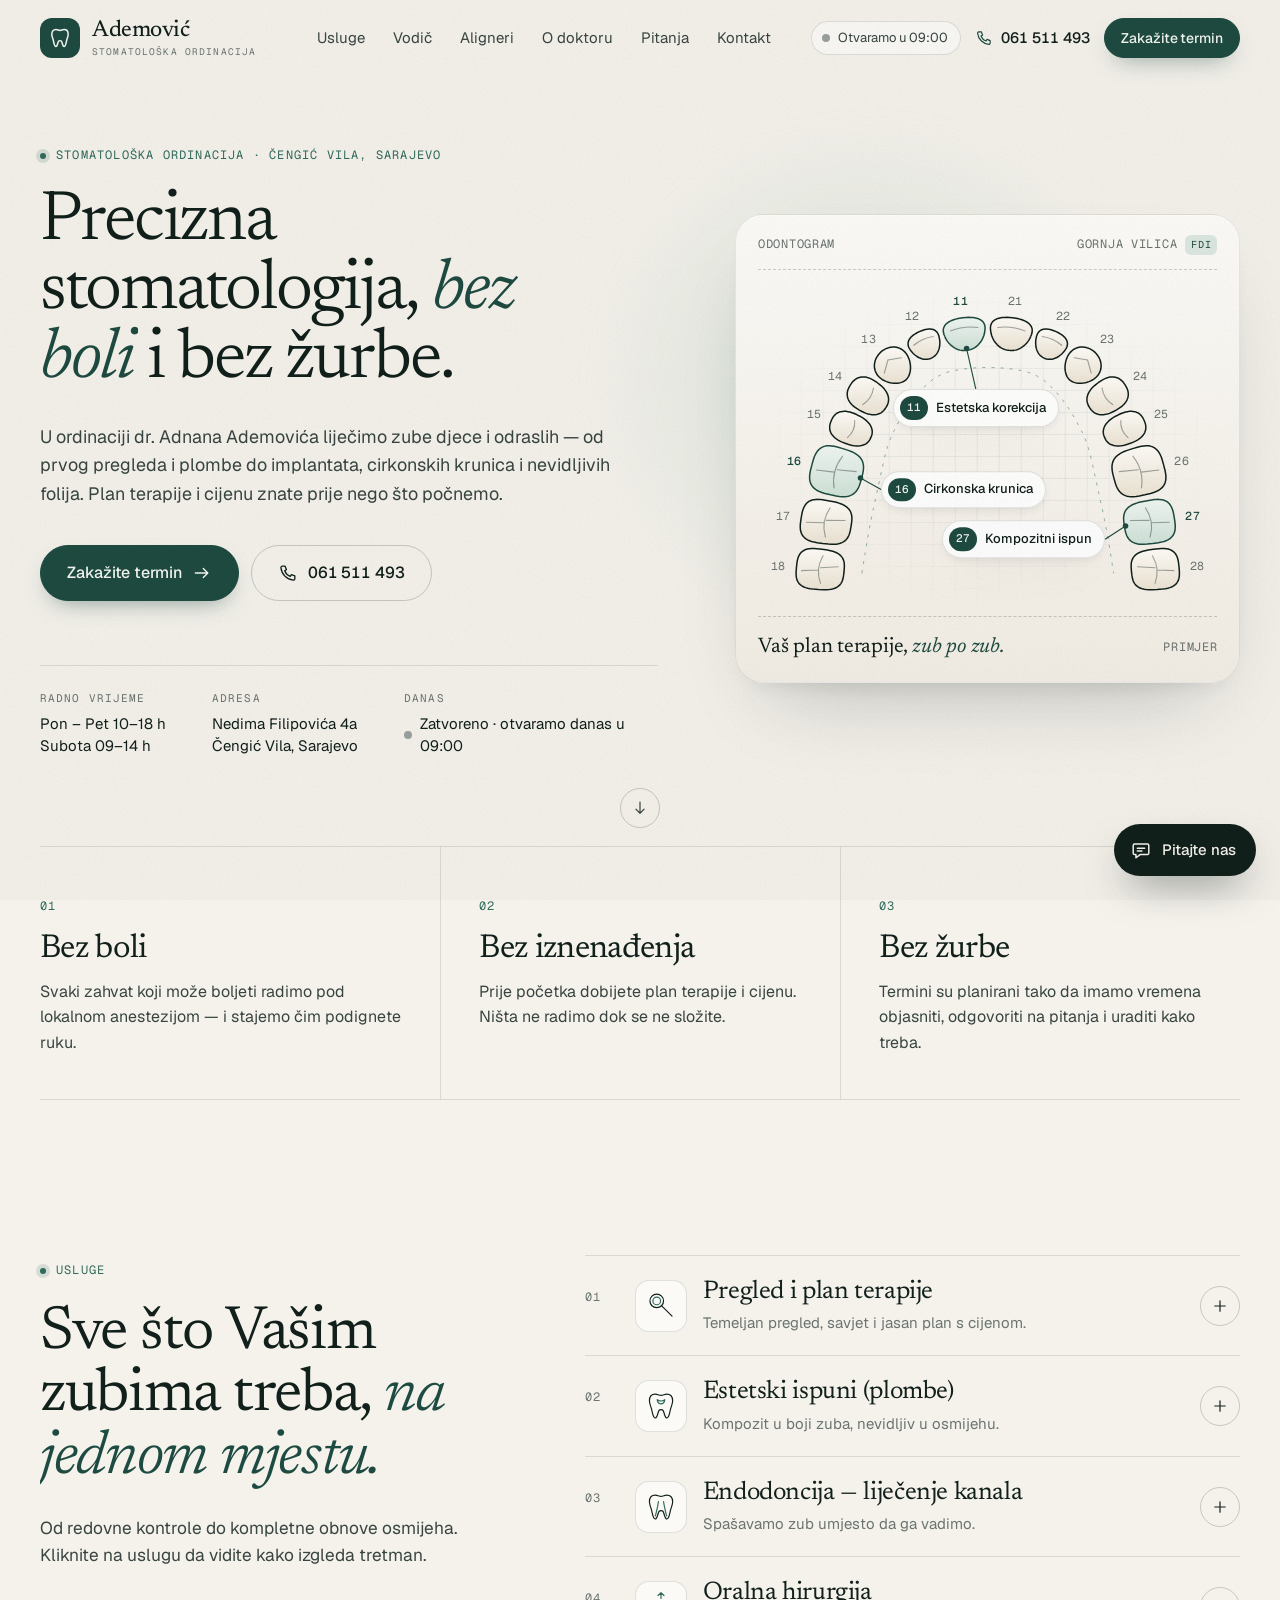
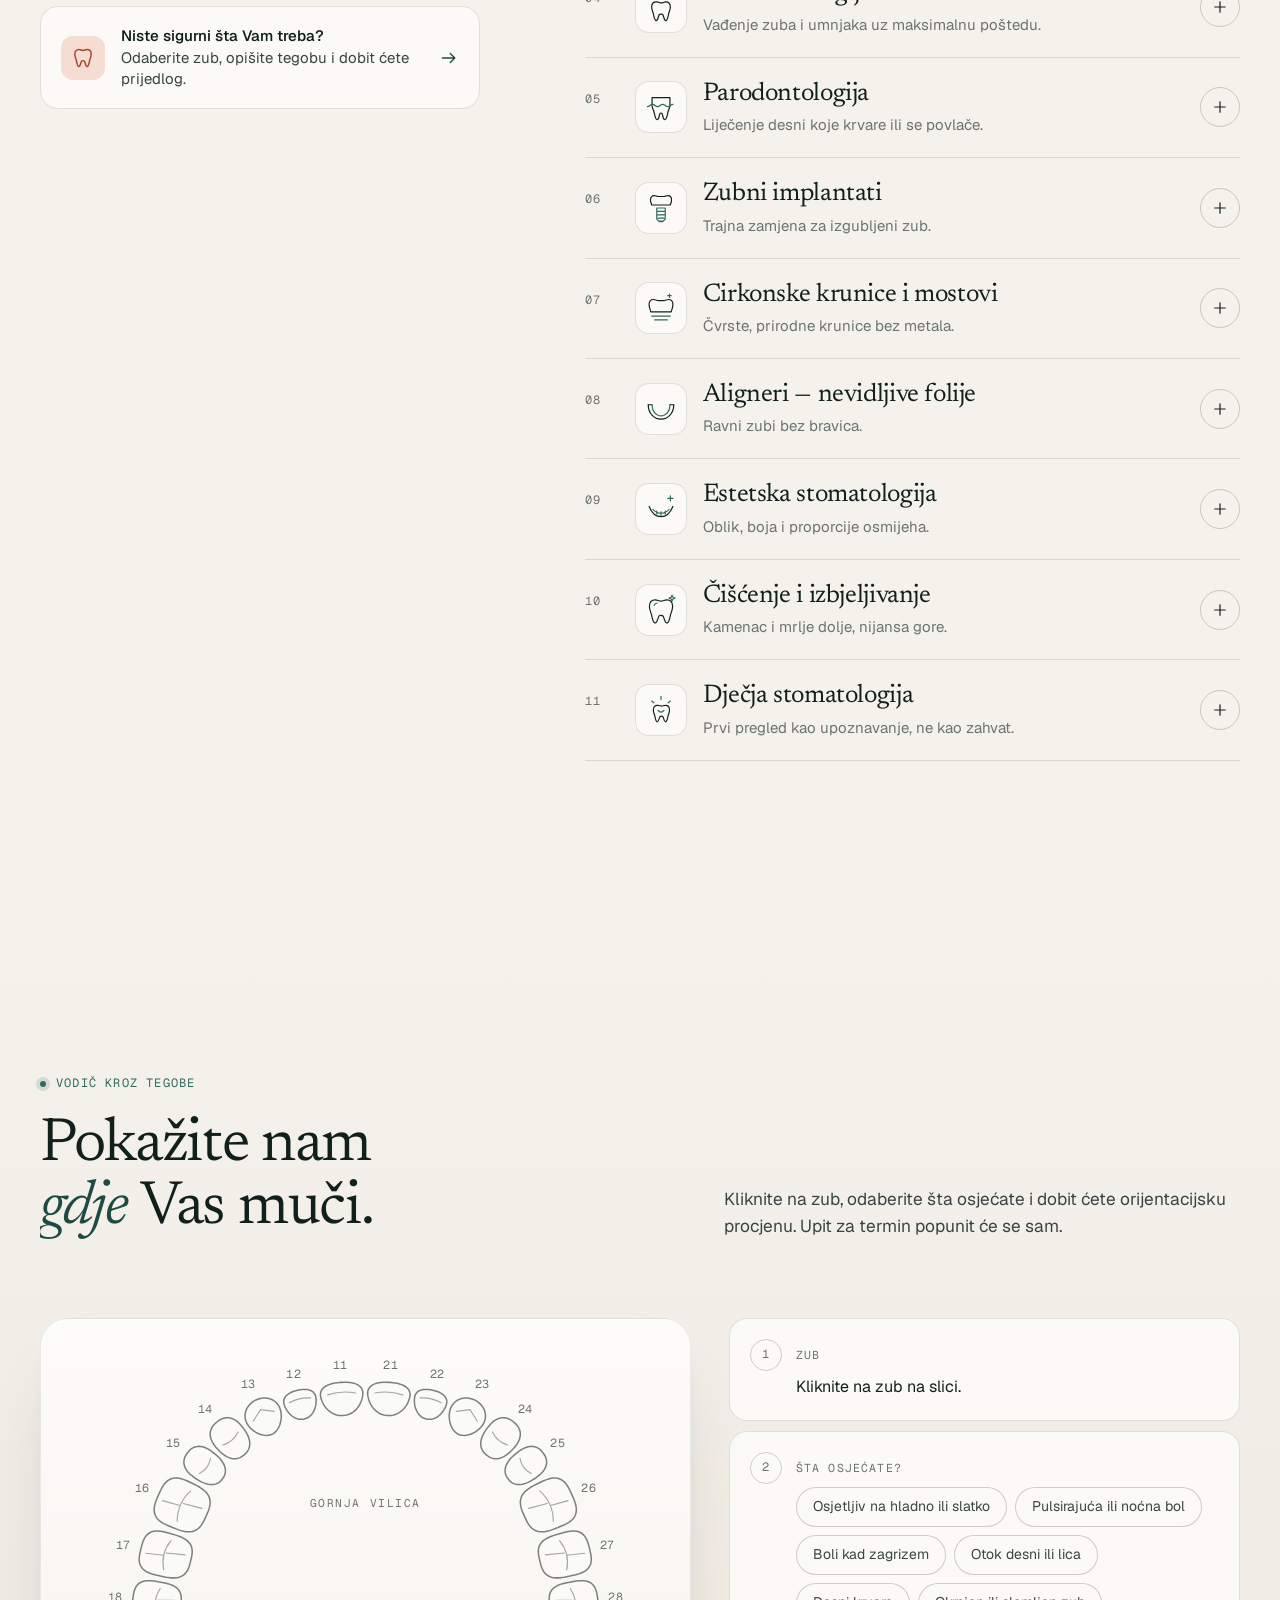
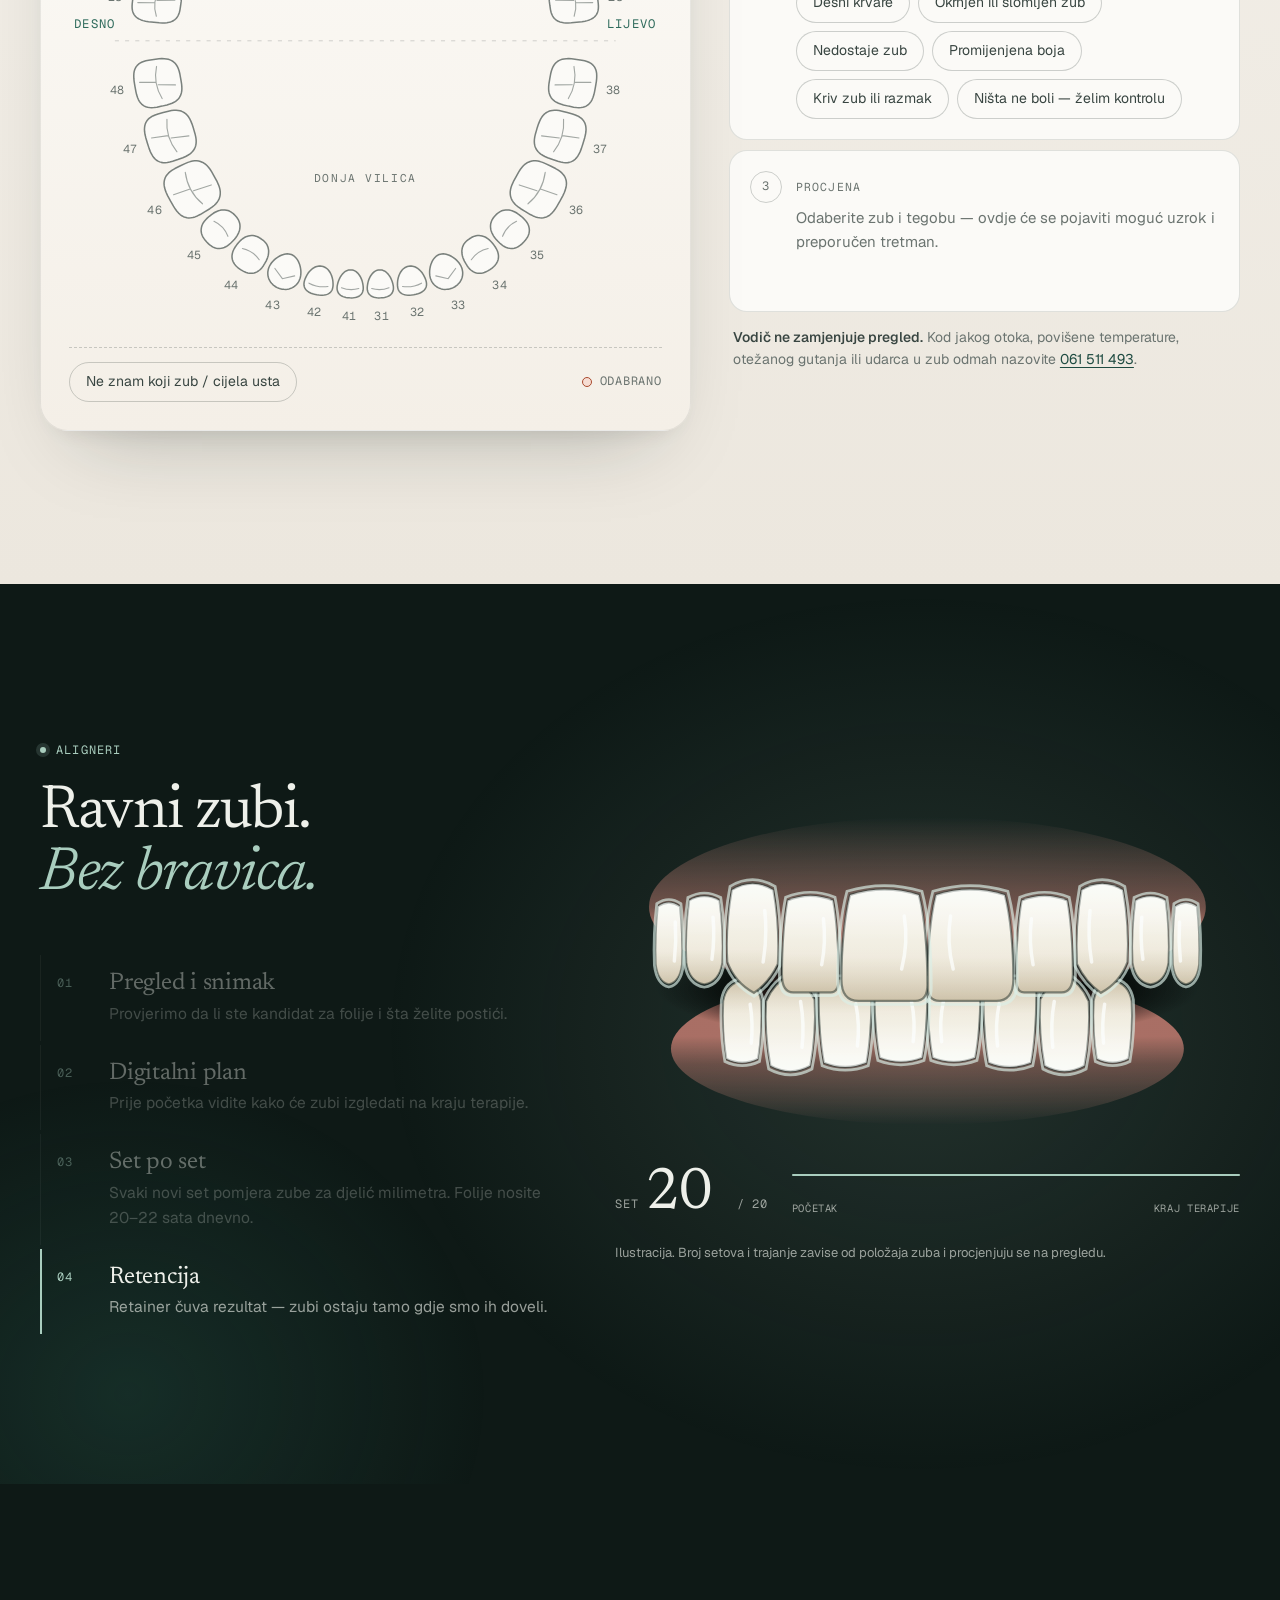
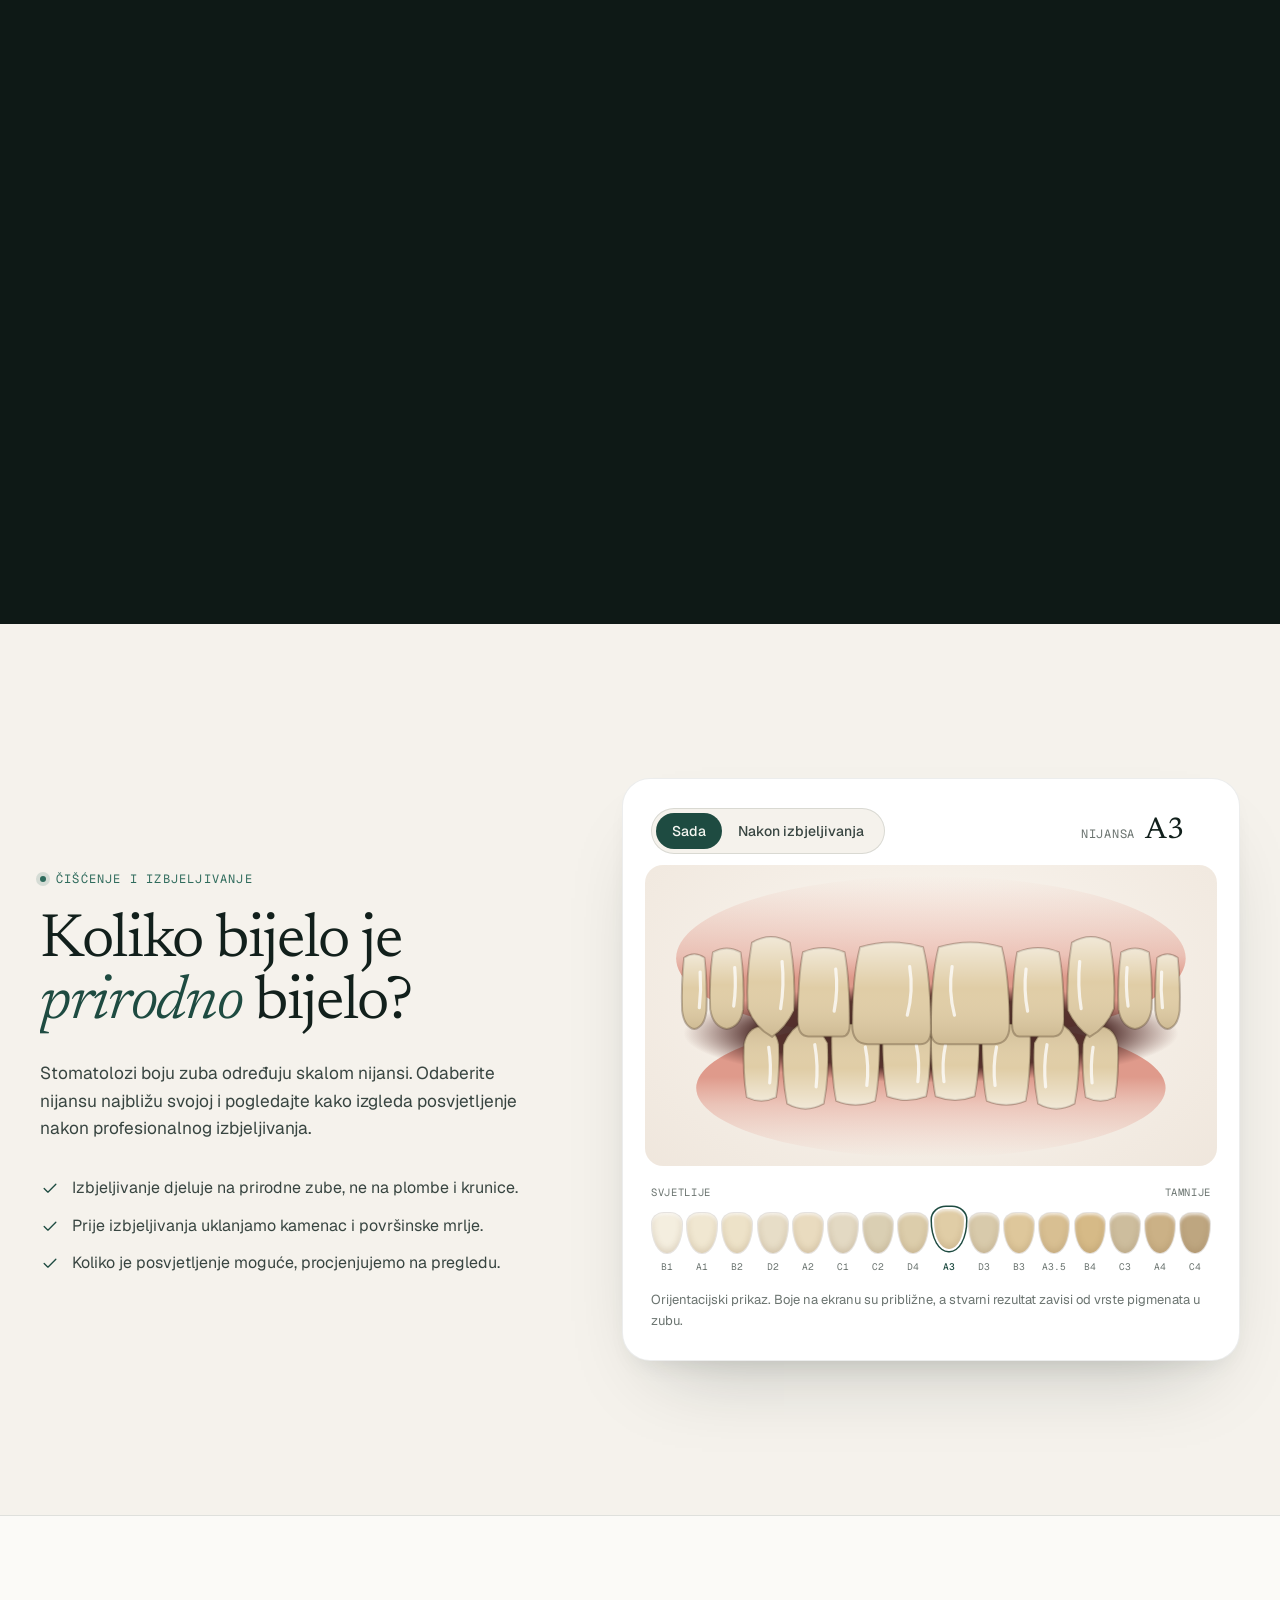
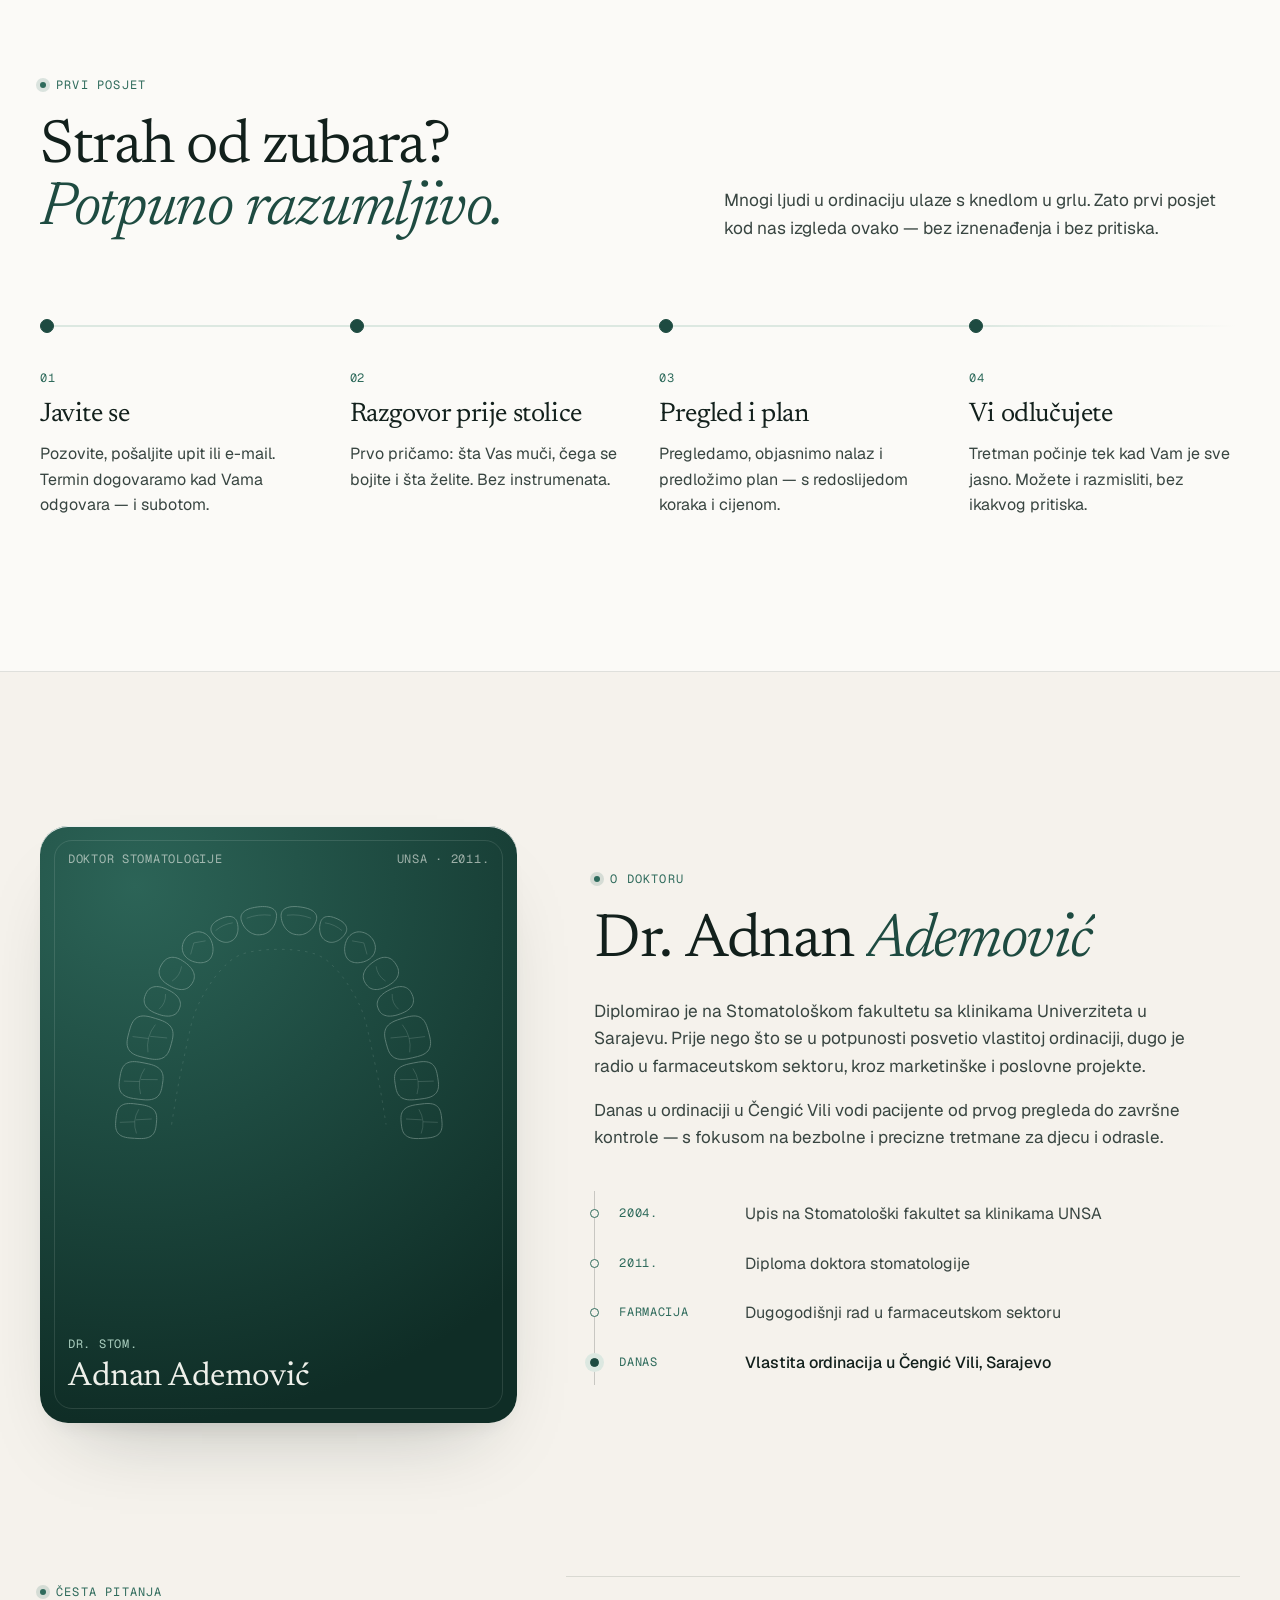
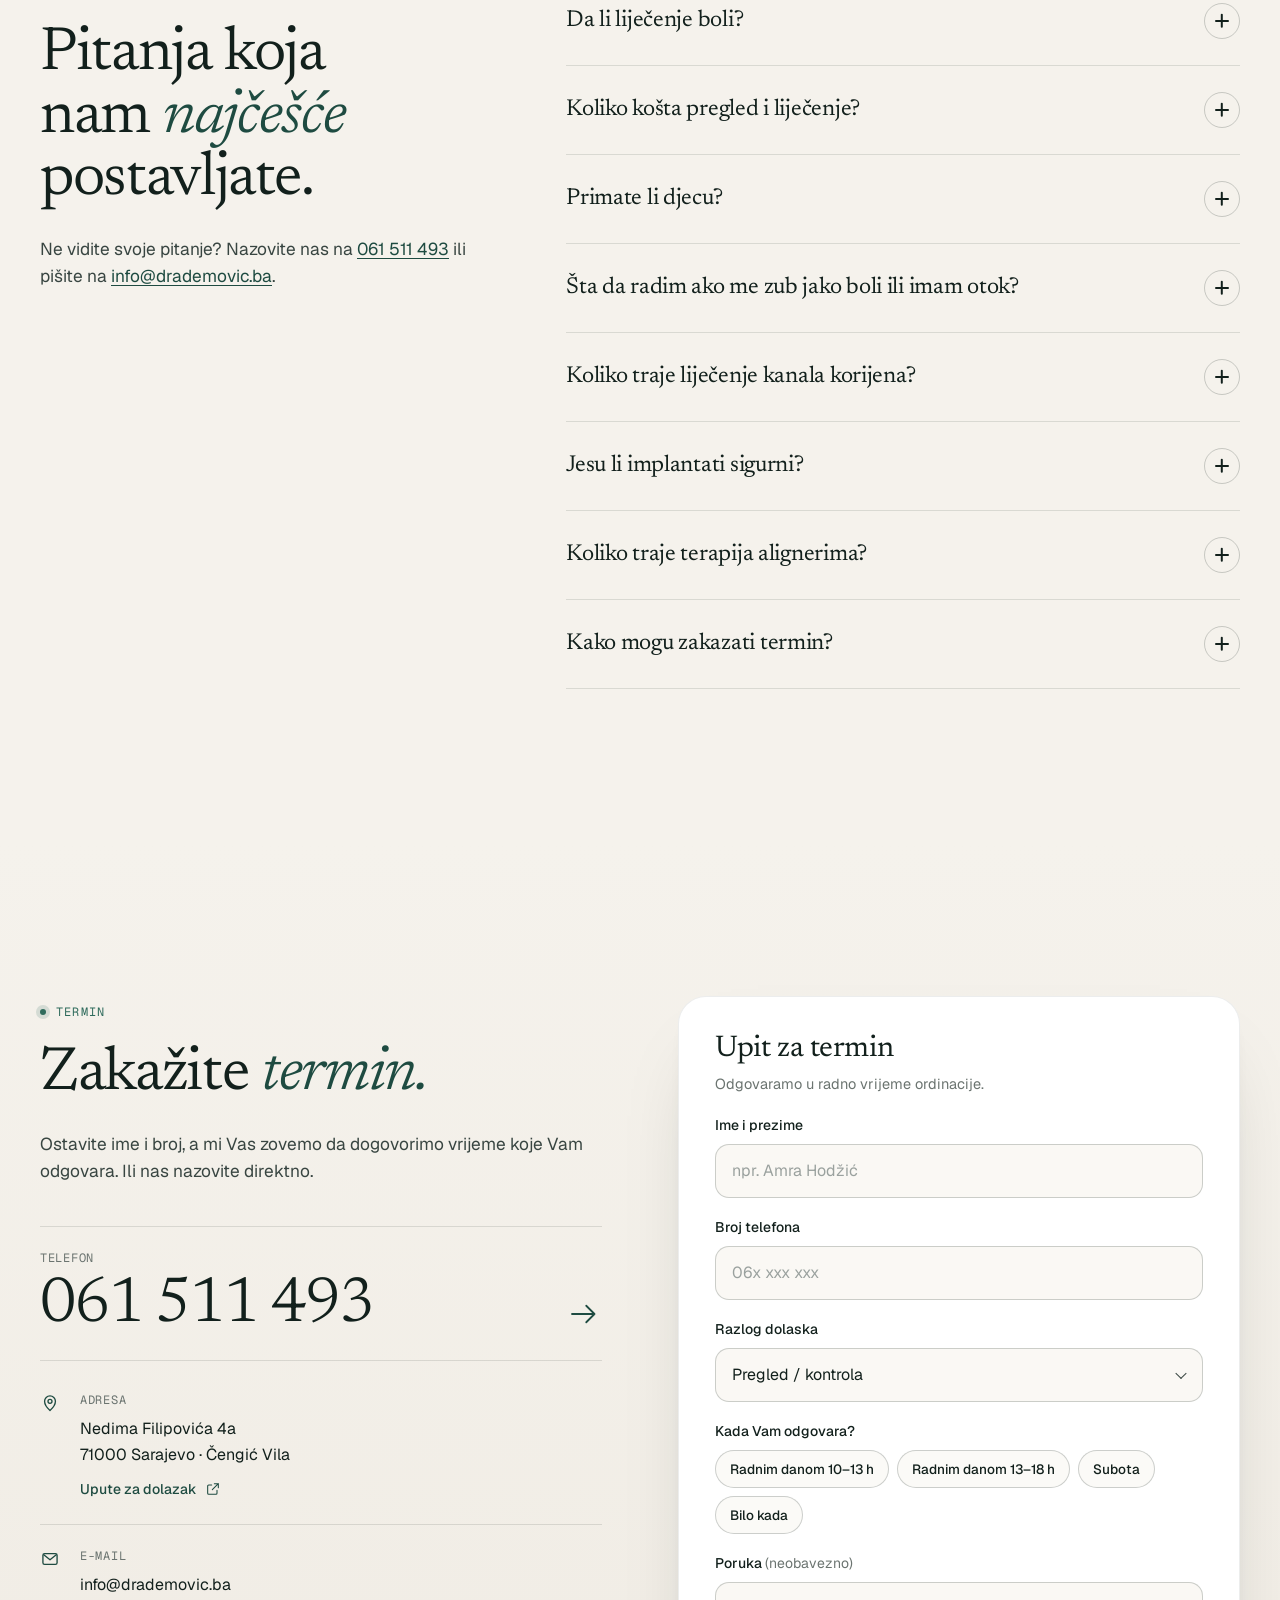
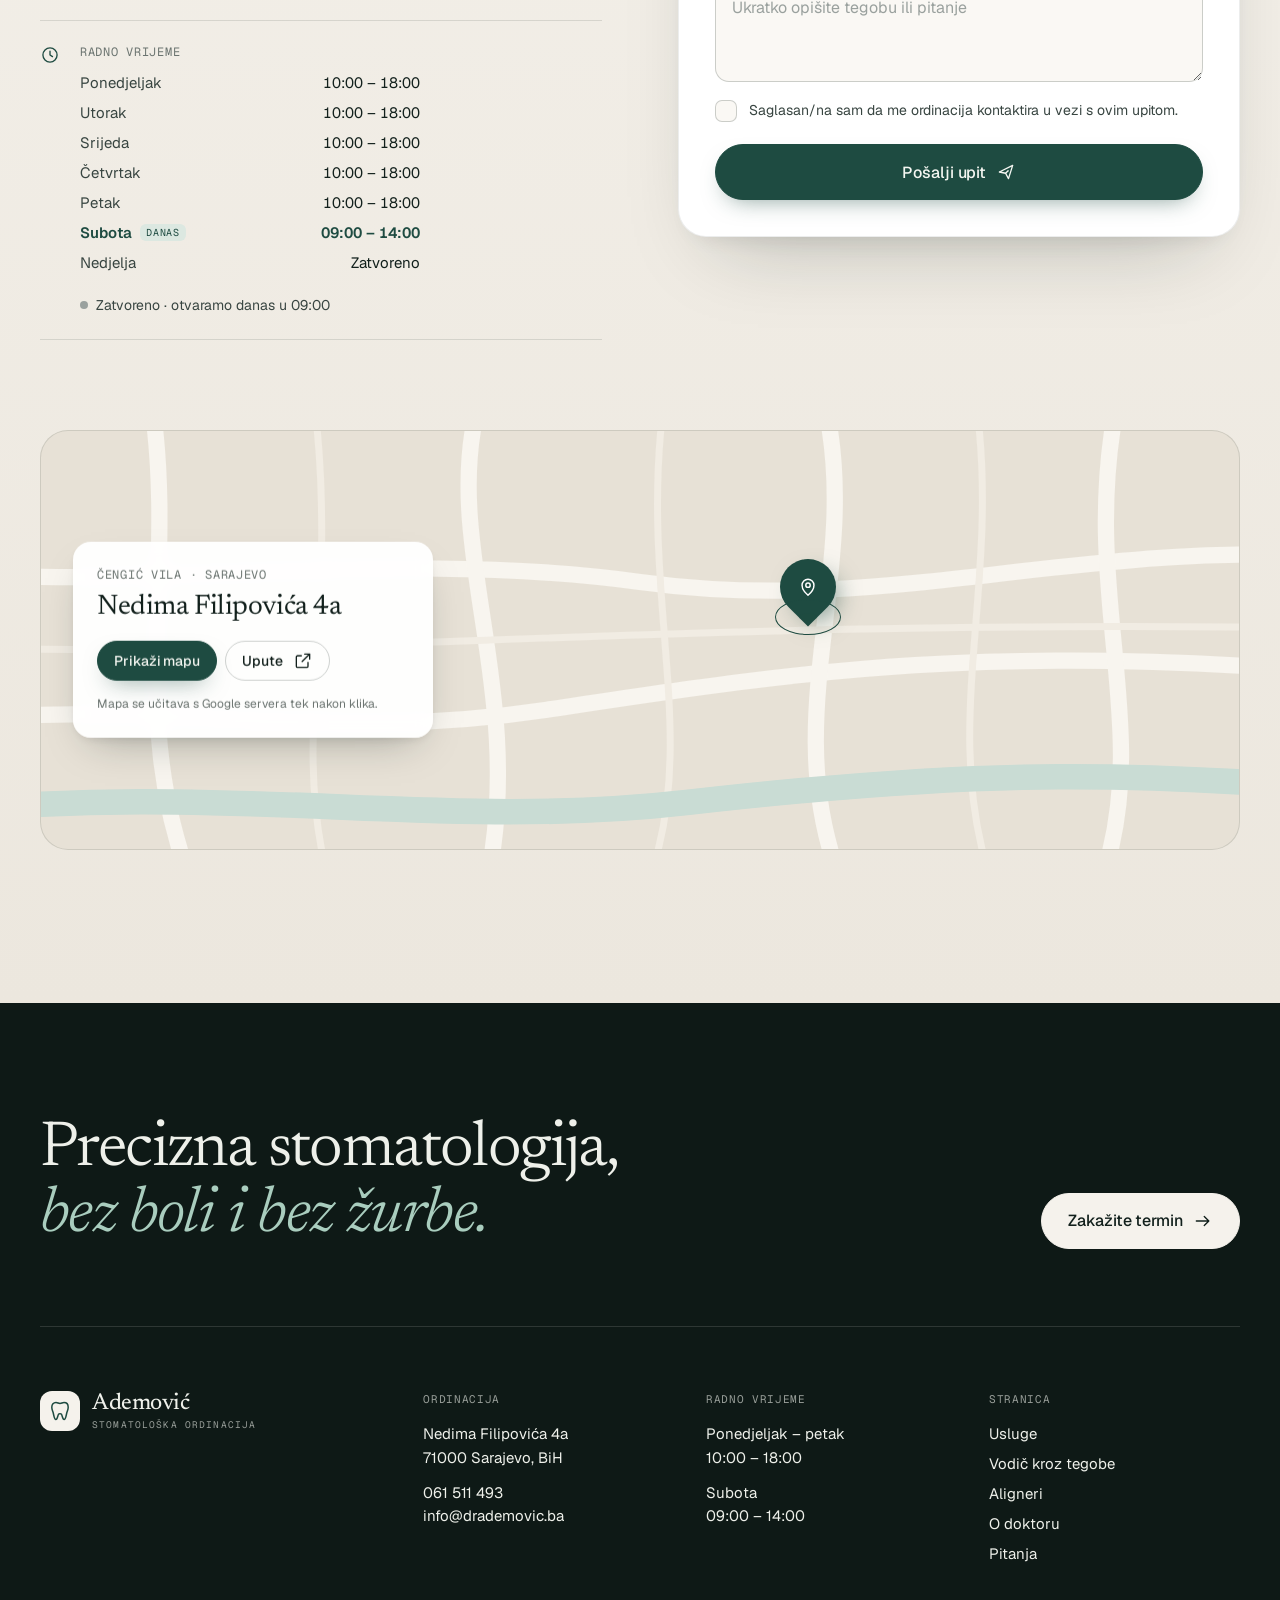
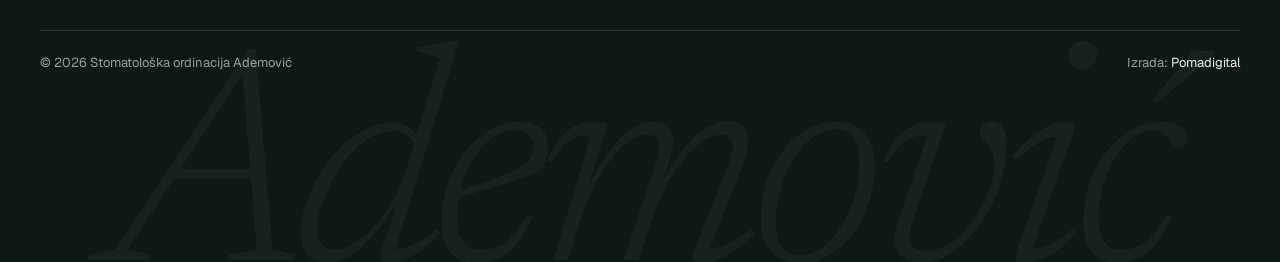
<file: ademovic/index.html>
<!doctype html>
<html lang="bs">
<head>
  <meta charset="utf-8">
  <meta name="viewport" content="width=device-width, initial-scale=1, viewport-fit=cover">
  <title>Stomatolog Sarajevo – Dr. Ademović | Stomatološka ordinacija, Čengić Vila</title>
  <meta name="description" content="Stomatološka ordinacija Ademović u Čengić Vili, Sarajevo: pregledi, estetski ispuni, liječenje kanala, oralna hirurgija, implantati, cirkonske krunice, aligneri, čišćenje i izbjeljivanje. Za djecu i odrasle. Tel. 061 511 493.">
  <meta name="theme-color" content="#f5f2ec">
  <link rel="canonical" href="https://drademovic.ba/">

  <meta property="og:type" content="website">
  <meta property="og:locale" content="bs_BA">
  <meta property="og:site_name" content="Stomatološka ordinacija Ademović">
  <meta property="og:title" content="Dr. Ademović – Precizna stomatologija, bez boli i bez žurbe">
  <meta property="og:description" content="Stomatološka ordinacija u Čengić Vili, Sarajevo. Za djecu i odrasle. Zakažite termin: 061 511 493.">
  <meta property="og:url" content="https://drademovic.ba/">
  <meta property="og:image" content="https://drademovic.ba/img/og-image.jpg">
  <meta property="og:image:width" content="1200">
  <meta property="og:image:height" content="630">
  <meta name="twitter:card" content="summary_large_image">

  <link rel="icon" href="img/favicon.svg" type="image/svg+xml">
  <link rel="preload" href="fonts/newsreader-latin-wght-normal.woff2" as="font" type="font/woff2" crossorigin>
  <link rel="preload" href="fonts/geist-latin-wght-normal.woff2" as="font" type="font/woff2" crossorigin>
  <link rel="stylesheet" href="css/style.css">

  <script>document.documentElement.classList.add('js')</script>

  <script type="application/ld+json">
  {
    "@context": "https://schema.org",
    "@type": "Dentist",
    "@id": "https://drademovic.ba/#ordinacija",
    "name": "Stomatološka ordinacija Ademović",
    "alternateName": "Dr. Ademović",
    "description": "Savremena stomatološka ordinacija u Čengić Vili, Sarajevo, fokusirana na bezbolne i precizne tretmane za djecu i odrasle.",
    "url": "https://drademovic.ba/",
    "image": "https://drademovic.ba/img/og-image.jpg",
    "telephone": "+387 61 511 493",
    "email": "info@drademovic.ba",
    "address": {
      "@type": "PostalAddress",
      "streetAddress": "Nedima Filipovića 4a",
      "addressLocality": "Sarajevo",
      "addressRegion": "Kanton Sarajevo",
      "postalCode": "71000",
      "addressCountry": "BA"
    },
    "areaServed": { "@type": "City", "name": "Sarajevo" },
    "openingHoursSpecification": [
      { "@type": "OpeningHoursSpecification", "dayOfWeek": ["Monday","Tuesday","Wednesday","Thursday","Friday"], "opens": "10:00", "closes": "18:00" },
      { "@type": "OpeningHoursSpecification", "dayOfWeek": "Saturday", "opens": "09:00", "closes": "14:00" }
    ],
    "employee": {
      "@type": "Person",
      "name": "Adnan Ademović",
      "jobTitle": "Doktor stomatologije",
      "alumniOf": { "@type": "CollegeOrUniversity", "name": "Stomatološki fakultet sa klinikama Univerziteta u Sarajevu" }
    },
    "availableService": [
      { "@type": "MedicalProcedure", "name": "Estetski ispuni" },
      { "@type": "MedicalProcedure", "name": "Endodontski tretman (liječenje kanala korijena)" },
      { "@type": "MedicalProcedure", "name": "Oralna hirurgija" },
      { "@type": "MedicalProcedure", "name": "Parodontologija" },
      { "@type": "MedicalProcedure", "name": "Zubni implantati" },
      { "@type": "MedicalProcedure", "name": "Cirkonske krunice i mostovi" },
      { "@type": "MedicalProcedure", "name": "Aligneri" },
      { "@type": "MedicalProcedure", "name": "Estetska stomatologija" },
      { "@type": "MedicalProcedure", "name": "Profesionalno čišćenje i izbjeljivanje zuba" }
    ]
  }
  </script>
</head>
<body>

<svg width="0" height="0" style="position:absolute" aria-hidden="true" focusable="false">
  <defs>
    <symbol id="i-tooth" viewBox="0 0 24 24"><path d="M8 3.5C5.4 3.5 3.8 5.4 3.8 8.2c0 2.4.9 3.8 1.5 6 .6 2.2.9 6.3 2.6 6.3 1.6 0 1.7-3.9 2.7-5.4.4-.6 2.4-.6 2.8 0 1 1.5 1.1 5.4 2.7 5.4 1.7 0 2-4.1 2.6-6.3.6-2.2 1.5-3.6 1.5-6 0-2.8-1.6-4.7-4.2-4.7-1.7 0-2.4.9-4 .9s-2.3-.9-4-.9z"/></symbol>
    <symbol id="i-arrow" viewBox="0 0 24 24"><path d="M4 12h15M13.5 6.5 19 12l-5.5 5.5"/></symbol>
    <symbol id="i-arrow-down" viewBox="0 0 24 24"><path d="M12 4v15M6.5 13.5 12 19l5.5-5.5"/></symbol>
    <symbol id="i-phone" viewBox="0 0 24 24"><path d="M5.2 3.8h3.3l1.6 4.1-2.1 1.4a11.4 11.4 0 0 0 6.7 6.7l1.4-2.1 4.1 1.6v3.3a1.7 1.7 0 0 1-1.8 1.7A16.6 16.6 0 0 1 3.5 5.6a1.7 1.7 0 0 1 1.7-1.8z"/></symbol>
    <symbol id="i-mail" viewBox="0 0 24 24"><rect x="3.5" y="5.5" width="17" height="13" rx="2"/><path d="m4.5 7 7.5 6 7.5-6"/></symbol>
    <symbol id="i-pin" viewBox="0 0 24 24"><path d="M12 21s-6.5-5.6-6.5-11a6.5 6.5 0 0 1 13 0c0 5.4-6.5 11-6.5 11z"/><circle cx="12" cy="10" r="2.4"/></symbol>
    <symbol id="i-clock" viewBox="0 0 24 24"><circle cx="12" cy="12" r="8.5"/><path d="M12 7.5V12l3 2"/></symbol>
    <symbol id="i-plus" viewBox="0 0 24 24"><path d="M12 5v14M5 12h14"/></symbol>
    <symbol id="i-check" viewBox="0 0 24 24"><path d="m5 12.5 4.5 4.5L19 7.5"/></symbol>
    <symbol id="i-close" viewBox="0 0 24 24"><path d="M6 6l12 12M18 6 6 18"/></symbol>
    <symbol id="i-send" viewBox="0 0 24 24"><path d="M4 12 20 4l-5 16-3.5-6.5z"/><path d="m11.5 13.5 3-3"/></symbol>
    <symbol id="i-chat" viewBox="0 0 24 24"><path d="M5 5.5h14a1.5 1.5 0 0 1 1.5 1.5v8.5A1.5 1.5 0 0 1 19 17h-8l-4.5 3.5V17H5a1.5 1.5 0 0 1-1.5-1.5V7A1.5 1.5 0 0 1 5 5.5z"/><path d="M8 10h8M8 13h5"/></symbol>
    <symbol id="i-external" viewBox="0 0 24 24"><path d="M14 4h6v6M20 4l-9 9M18 14v4.5A1.5 1.5 0 0 1 16.5 20h-11A1.5 1.5 0 0 1 4 18.5v-11A1.5 1.5 0 0 1 5.5 6H10"/></symbol>
    <symbol id="i-wa" viewBox="0 0 24 24"><path fill="currentColor" stroke="none" d="M12 2.2a9.8 9.8 0 0 0-8.4 14.8L2.3 21.7l4.8-1.3A9.8 9.8 0 1 0 12 2.2zm0 17.9a8.1 8.1 0 0 1-4.2-1.1l-.3-.2-2.9.8.8-2.8-.2-.3A8.1 8.1 0 1 1 12 20.1zm4.5-6c-.2-.1-1.5-.7-1.7-.8-.2-.1-.4-.1-.6.1l-.8 1c-.1.2-.3.2-.5.1a6.6 6.6 0 0 1-3.3-2.9c-.2-.4.2-.4.7-1.3.1-.2 0-.3 0-.4l-.8-1.8c-.2-.5-.4-.4-.6-.4h-.5a1 1 0 0 0-.7.3 3 3 0 0 0-.9 2.2 5.2 5.2 0 0 0 1.1 2.8 11.9 11.9 0 0 0 4.6 4c1.7.7 2.4.8 3.2.7.5-.1 1.5-.6 1.8-1.2.2-.6.2-1.1.1-1.2l-.5-.2z"/></symbol>
  </defs>
</svg>

<a class="skip" href="#sadrzaj">Preskoči na sadržaj</a>

<!-- ============ HEADER ============ -->
<header class="header" id="header">
  <div class="container header__inner">
    <a href="#pocetna" class="logo" aria-label="Stomatološka ordinacija Ademović – početna">
      <span class="logo__mark" aria-hidden="true"><svg><use href="#i-tooth"/></svg></span>
      <span class="logo__text">
        <span class="logo__name">Ademović</span>
        <span class="logo__sub">Stomatološka ordinacija</span>
      </span>
    </a>

    <nav class="nav" aria-label="Glavna navigacija">
      <a href="#usluge">Usluge</a>
      <a href="#vodic">Vodič</a>
      <a href="#aligneri">Aligneri</a>
      <a href="#o-doktoru">O doktoru</a>
      <a href="#pitanja">Pitanja</a>
      <a href="#kontakt">Kontakt</a>
    </nav>

    <div class="header__actions">
      <span class="status status--compact" data-status aria-live="polite"><span class="status__dot"></span><span class="status__text">Radno vrijeme</span></span>
      <a class="header__phone" href="tel:+38761511493" aria-label="Pozovite 061 511 493">
        <svg class="ico" aria-hidden="true"><use href="#i-phone"/></svg><span>061 511 493</span>
      </a>
      <a href="#kontakt" class="btn btn--primary btn--sm header__cta"><span>Zakažite termin</span></a>
      <button class="burger" id="burger" type="button" aria-label="Otvori izbornik" aria-expanded="false" aria-controls="menu">
        <span></span><span></span>
      </button>
    </div>
  </div>
</header>

<!-- mobilni izbornik -->
<div class="menu" id="menu" hidden>
  <div class="menu__inner container">
    <nav class="menu__nav" aria-label="Mobilna navigacija">
      <a href="#usluge"><span class="mono">01</span>Usluge</a>
      <a href="#vodic"><span class="mono">02</span>Vodič kroz tegobe</a>
      <a href="#aligneri"><span class="mono">03</span>Aligneri</a>
      <a href="#o-doktoru"><span class="mono">04</span>O doktoru</a>
      <a href="#pitanja"><span class="mono">05</span>Pitanja</a>
      <a href="#kontakt"><span class="mono">06</span>Kontakt</a>
    </nav>
    <div class="menu__foot">
      <span class="status" data-status><span class="status__dot"></span><span class="status__text">Radno vrijeme</span></span>
      <a class="btn btn--primary btn--block" href="tel:+38761511493"><svg class="ico" aria-hidden="true"><use href="#i-phone"/></svg><span>Pozovite 061 511 493</span></a>
      <p class="menu__addr">Nedima Filipovića 4a, Čengić Vila · Sarajevo</p>
    </div>
  </div>
</div>

<main id="sadrzaj">

<!-- ============ HERO ============ -->
<section class="hero" id="pocetna">
  <div class="container hero__grid">
    <div class="hero__copy">
      <p class="eyebrow reveal"><span class="eyebrow__dot"></span><span><span class="hide-sm">Stomatološka ordinacija · </span>Čengić Vila, Sarajevo</span></p>
      <h1 class="hero__title" data-split>Precizna stomatologija, <em>bez boli</em> i&nbsp;bez&nbsp;žurbe.</h1>
      <p class="hero__lead reveal" style="--d:.35s">U ordinaciji dr. Adnana Ademovića liječimo zube djece i odraslih — od prvog pregleda i plombe do implantata, cirkonskih krunica i nevidljivih folija. Plan terapije i cijenu znate prije nego što počnemo.</p>
      <div class="hero__ctas reveal" style="--d:.45s">
        <a href="#kontakt" class="btn btn--primary btn--lg"><span>Zakažite termin</span><svg class="ico" aria-hidden="true"><use href="#i-arrow"/></svg></a>
        <a href="tel:+38761511493" class="btn btn--ghost btn--lg"><svg class="ico" aria-hidden="true"><use href="#i-phone"/></svg><span>061 511 493</span></a>
      </div>
      <dl class="hero__facts reveal" style="--d:.55s">
        <div>
          <dt>Radno vrijeme</dt>
          <dd>Pon – Pet 10–18 h<br>Subota 09–14 h</dd>
        </div>
        <div>
          <dt>Adresa</dt>
          <dd>Nedima Filipovića 4a<br>Čengić Vila, Sarajevo</dd>
        </div>
        <div>
          <dt>Danas</dt>
          <dd><span class="status status--plain" data-status><span class="status__dot"></span><span class="status__text">Radno vrijeme</span></span></dd>
        </div>
      </dl>
    </div>

    <div class="hero__visual reveal reveal--scale" style="--d:.15s">
      <figure class="chart" id="hero-chart">
        <div class="chart__head">
          <span class="mono">Odontogram</span>
          <span class="mono chart__head-r">Gornja vilica <span class="chart__fdi">FDI</span></span>
        </div>
        <div class="chart__stage" id="hero-stage">
          <svg class="chart__svg" id="hero-arch" aria-hidden="true" focusable="false"></svg>
          <div class="chart__tags" id="hero-tags" aria-hidden="true"></div>
        </div>
        <figcaption class="chart__foot">
          <span class="chart__caption">Vaš plan terapije, <em>zub po zub.</em></span>
          <span class="mono chart__note">Primjer</span>
        </figcaption>
      </figure>
    </div>
  </div>

  <a href="#obecanja" class="hero__scroll" aria-label="Pomjerite se niže">
    <svg class="ico" aria-hidden="true"><use href="#i-arrow-down"/></svg>
  </a>
</section>

<!-- ============ OBEĆANJA ============ -->
<section class="promises" id="obecanja" aria-label="Kako radimo">
  <div class="container"><div class="promises__grid">
    <article class="promise reveal">
      <span class="promise__num mono">01</span>
      <h2 class="promise__title">Bez boli</h2>
      <p>Svaki zahvat koji može boljeti radimo pod lokalnom anestezijom — i stajemo čim podignete ruku.</p>
    </article>
    <article class="promise reveal" style="--d:.08s">
      <span class="promise__num mono">02</span>
      <h2 class="promise__title">Bez iznenađenja</h2>
      <p>Prije početka dobijete plan terapije i cijenu. Ništa ne radimo dok se ne složite.</p>
    </article>
    <article class="promise reveal" style="--d:.16s">
      <span class="promise__num mono">03</span>
      <h2 class="promise__title">Bez žurbe</h2>
      <p>Termini su planirani tako da imamo vremena objasniti, odgovoriti na pitanja i uraditi kako treba.</p>
    </article>
  </div></div>
</section>

<!-- ============ USLUGE ============ -->
<section class="section services" id="usluge">
  <div class="container services__grid">
    <div class="services__intro">
      <p class="eyebrow reveal"><span class="eyebrow__dot"></span>Usluge</p>
      <h2 class="h2" data-split>Sve što Vašim zubima treba, <em>na jednom mjestu.</em></h2>
      <p class="lead reveal">Od redovne kontrole do kompletne obnove osmijeha. Kliknite na uslugu da vidite kako izgleda tretman.</p>
      <a href="#vodic" class="helper reveal">
        <span class="helper__icon" aria-hidden="true"><svg><use href="#i-tooth"/></svg></span>
        <span class="helper__text"><strong>Niste sigurni šta Vam treba?</strong> Odaberite zub, opišite tegobu i dobit ćete prijedlog.</span>
        <svg class="ico helper__arrow" aria-hidden="true"><use href="#i-arrow"/></svg>
      </a>
    </div>

    <ol class="svc-list" id="svc-list">
      <li class="svc reveal" id="usluga-pregled">
        <button class="svc__head" type="button" aria-expanded="false" aria-controls="svc-p-1">
          <span class="svc__num mono">01</span>
          <span class="svc__icon" aria-hidden="true"><svg viewBox="0 0 40 40"><circle cx="15" cy="14" r="8"/><circle cx="15" cy="14" r="4.5" class="o"/><path d="M20.5 19.5 33 32"/></svg></span>
          <span class="svc__title">Pregled i plan terapije<span class="svc__short">Temeljan pregled, savjet i jasan plan s cijenom.</span></span>
          <span class="svc__toggle" aria-hidden="true"><svg><use href="#i-plus"/></svg></span>
        </button>
        <div class="svc__panel" id="svc-p-1" role="region" aria-label="Pregled i plan terapije">
          <div class="svc__panel-inner">
            <p>Pregledamo zube, desni i zagriz, po potrebi uradimo snimak i objasnimo nalaz jednostavnim riječima. Na kraju dobijete plan terapije po prioritetima i cijenu — prije bilo kakvog zahvata.</p>
            <ol class="svc__steps"><li>Razgovor o tegobama</li><li>Pregled i po potrebi snimak</li><li>Plan i cijena, crno na bijelo</li></ol>
          </div>
        </div>
      </li>

      <li class="svc reveal" id="usluga-ispuni">
        <button class="svc__head" type="button" aria-expanded="false" aria-controls="svc-p-2">
          <span class="svc__num mono">02</span>
          <span class="svc__icon" aria-hidden="true"><svg viewBox="0 0 40 40"><path d="M13.3 6C9 6 6.4 9.2 6.4 13.7c0 4 1.5 6.3 2.5 10 1 3.6 1.5 10.4 4.3 10.4 2.7 0 2.8-6.5 4.5-9 .7-1 4-1 4.7 0 1.7 2.5 1.8 9 4.5 9 2.8 0 3.3-6.8 4.3-10.4 1-3.7 2.5-6 2.5-10C33.6 9.2 31 6 26.7 6c-2.8 0-4 1.5-6.7 1.5S16.1 6 13.3 6z"/><path class="o" d="M15.5 12.5c1.5 2.2 7.5 2.2 9 0-.4 3.4-2.6 5-4.5 5s-4.1-1.6-4.5-5z"/></svg></span>
          <span class="svc__title">Estetski ispuni (plombe)<span class="svc__short">Kompozit u boji zuba, nevidljiv u osmijehu.</span></span>
          <span class="svc__toggle" aria-hidden="true"><svg><use href="#i-plus"/></svg></span>
        </button>
        <div class="svc__panel" id="svc-p-2" role="region" aria-label="Estetski ispuni">
          <div class="svc__panel-inner">
            <p>Karijes uklanjamo pažljivo, štedeći zdravo zubno tkivo, a zub nadograđujemo kompozitom čija se nijansa bira prema Vašem zubu. Ispun se oblikuje i polira dok se potpuno ne uklopi u zagriz.</p>
            <ol class="svc__steps"><li>Anestezija</li><li>Uklanjanje karijesa</li><li>Slojevito modeliranje i poliranje</li></ol>
          </div>
        </div>
      </li>

      <li class="svc reveal" id="usluga-endodoncija">
        <button class="svc__head" type="button" aria-expanded="false" aria-controls="svc-p-3">
          <span class="svc__num mono">03</span>
          <span class="svc__icon" aria-hidden="true"><svg viewBox="0 0 40 40"><path d="M13.3 6C9 6 6.4 9.2 6.4 13.7c0 4 1.5 6.3 2.5 10 1 3.6 1.5 10.4 4.3 10.4 2.7 0 2.8-6.5 4.5-9 .7-1 4-1 4.7 0 1.7 2.5 1.8 9 4.5 9 2.8 0 3.3-6.8 4.3-10.4 1-3.7 2.5-6 2.5-10C33.6 9.2 31 6 26.7 6c-2.8 0-4 1.5-6.7 1.5S16.1 6 13.3 6z"/><path class="o" d="M17 13.5c-.6 5-2 10.5-3.6 17M23 13.5c.6 5 2 10.5 3.6 17"/></svg></span>
          <span class="svc__title">Endodoncija — liječenje kanala<span class="svc__short">Spašavamo zub umjesto da ga vadimo.</span></span>
          <span class="svc__toggle" aria-hidden="true"><svg><use href="#i-plus"/></svg></span>
        </button>
        <div class="svc__panel" id="svc-p-3" role="region" aria-label="Endodoncija">
          <div class="svc__panel-inner">
            <p>Kada je zubni živac upaljen ili odumro, čistimo i dezinfikujemo kanale korijena i hermetički ih punimo. Zahvat se radi pod anestezijom, nije bolniji od obične plombe, a zub ostaje u ustima.</p>
            <ol class="svc__steps"><li>Anestezija i izolacija zuba</li><li>Čišćenje i dezinfekcija kanala</li><li>Punjenje i nadogradnja</li></ol>
          </div>
        </div>
      </li>

      <li class="svc reveal" id="usluga-hirurgija">
        <button class="svc__head" type="button" aria-expanded="false" aria-controls="svc-p-4">
          <span class="svc__num mono">04</span>
          <span class="svc__icon" aria-hidden="true"><svg viewBox="0 0 40 40"><path d="M14.4 14C11 14 9 16.5 9 20c0 3.2 1.2 5 2 8 .8 2.8 1.2 8 3.4 8 2.1 0 2.2-5 3.5-7 .6-.8 3.6-.8 4.2 0 1.3 2 1.4 7 3.5 7 2.2 0 2.6-5.2 3.4-8 .8-3 2-4.8 2-8 0-3.5-2-6-5.4-6-2.2 0-3.1 1.2-5.1 1.2s-2.9-1.2-5.1-1.2z"/><path class="o" d="M20 10V3M16.5 6.5 20 3l3.5 3.5"/></svg></span>
          <span class="svc__title">Oralna hirurgija<span class="svc__short">Vađenje zuba i umnjaka uz maksimalnu poštedu.</span></span>
          <span class="svc__toggle" aria-hidden="true"><svg><use href="#i-plus"/></svg></span>
        </button>
        <div class="svc__panel" id="svc-p-4" role="region" aria-label="Oralna hirurgija">
          <div class="svc__panel-inner">
            <p>Vađenje zuba i umnjaka te manji oralnohirurški zahvati. Pažljiva tehnika znači manje otoka i brži oporavak, a uz to dobijete jasne upute šta raditi prvih dana nakon zahvata.</p>
            <ol class="svc__steps"><li>Procjena i snimak</li><li>Zahvat pod anestezijom</li><li>Upute i kontrola</li></ol>
          </div>
        </div>
      </li>

      <li class="svc reveal" id="usluga-parodontologija">
        <button class="svc__head" type="button" aria-expanded="false" aria-controls="svc-p-5">
          <span class="svc__num mono">05</span>
          <span class="svc__icon" aria-hidden="true"><svg viewBox="0 0 40 40"><path d="M10 9h20v9.5c0 2-1 3.5-2 6.5s-1.5 10-4 10-2.2-6-3.4-7.6c-.4-.5-1.8-.5-2.2 0C17.2 29 17.5 35 15 35s-3-7-4-10-2-4.5-2-6.5V9z" transform="translate(.5 0)"/><path class="o" d="M4 19.5c3 0 3-2.5 6-2.5s3 2.5 6 2.5 3-2.5 6-2.5 3 2.5 6 2.5 3-2.5 6-2.5"/></svg></span>
          <span class="svc__title">Parodontologija<span class="svc__short">Liječenje desni koje krvare ili se povlače.</span></span>
          <span class="svc__toggle" aria-hidden="true"><svg><use href="#i-plus"/></svg></span>
        </button>
        <div class="svc__panel" id="svc-p-5" role="region" aria-label="Parodontologija">
          <div class="svc__panel-inner">
            <p>Krvarenje desni nije normalno. Uklanjamo kamenac i naslage ispod linije desni, liječimo upalu i pokazujemo kako je spriječiti — prije nego što zubi počnu da se klimaju.</p>
            <ol class="svc__steps"><li>Mjerenje džepova desni</li><li>Dubinsko čišćenje</li><li>Kontrola i održavanje</li></ol>
          </div>
        </div>
      </li>

      <li class="svc reveal" id="usluga-implantati">
        <button class="svc__head" type="button" aria-expanded="false" aria-controls="svc-p-6">
          <span class="svc__num mono">06</span>
          <span class="svc__icon" aria-hidden="true"><svg viewBox="0 0 40 40"><path d="M12 5.5c-2.7 0-4.4 2-4.4 5 0 2.4.9 4 1.5 6h21.8c.6-2 1.5-3.6 1.5-6 0-3-1.7-5-4.4-5-1.8 0-2.6 1-5 1h-6c-2.4 0-3.2-1-5-1z"/><path class="o" d="M16 20h8M15.5 24h9M16 28h8M16.5 32h7M18 35.5h4M15 20v13l3 3h4l3-3V20"/></svg></span>
          <span class="svc__title">Zubni implantati<span class="svc__short">Trajna zamjena za izgubljeni zub.</span></span>
          <span class="svc__toggle" aria-hidden="true"><svg><use href="#i-plus"/></svg></span>
        </button>
        <div class="svc__panel" id="svc-p-6" role="region" aria-label="Zubni implantati">
          <div class="svc__panel-inner">
            <p>Implantat je titanski korijen na koji se postavlja krunica. Ne dira susjedne zube, čuva kost vilice i izgleda, osjeća se i služi kao prirodan zub.</p>
            <ol class="svc__steps"><li>Procjena kosti i plan</li><li>Ugradnja implantata</li><li>Krunica nakon srastanja</li></ol>
          </div>
        </div>
      </li>

      <li class="svc reveal" id="usluga-protetika">
        <button class="svc__head" type="button" aria-expanded="false" aria-controls="svc-p-7">
          <span class="svc__num mono">07</span>
          <span class="svc__icon" aria-hidden="true"><svg viewBox="0 0 40 40"><path d="M11 10c-3 0-5 2.4-5 6 0 3.4 1.2 5.5 2 8.5h24c.8-3 2-5.1 2-8.5 0-3.6-2-6-5-6-2.4 0-3.4 1.4-6.5 1.4h-5C14.4 11.4 13.4 10 11 10z"/><path class="o" d="M9 29.5h22M12.5 34h15"/><path class="o" d="M30 3.5v4M28 5.5h4"/></svg></span>
          <span class="svc__title">Cirkonske krunice i mostovi<span class="svc__short">Čvrste, prirodne krunice bez metala.</span></span>
          <span class="svc__toggle" aria-hidden="true"><svg><use href="#i-plus"/></svg></span>
        </button>
        <div class="svc__panel" id="svc-p-7" role="region" aria-label="Cirkonske krunice i mostovi">
          <div class="svc__panel-inner">
            <p>Cirkon je izuzetno čvrst i biokompatibilan materijal koji propušta svjetlost slično gleđi. Krunice i mostovi izrađuju se po mjeri, u nijansi Vaših zuba, bez tamnog ruba uz desni.</p>
            <ol class="svc__steps"><li>Priprema zuba i otisak</li><li>Izrada po mjeri</li><li>Proba i cementiranje</li></ol>
          </div>
        </div>
      </li>

      <li class="svc reveal" id="usluga-aligneri">
        <button class="svc__head" type="button" aria-expanded="false" aria-controls="svc-p-8">
          <span class="svc__num mono">08</span>
          <span class="svc__icon" aria-hidden="true"><svg viewBox="0 0 40 40"><path d="M5 15c0 10 6.7 17 15 17s15-7 15-17"/><path class="o" d="M9.5 15.5c0 7.5 4.7 12.5 10.5 12.5s10.5-5 10.5-12.5"/><path d="M5 15h4.5M30.5 15H35"/></svg></span>
          <span class="svc__title">Aligneri — nevidljive folije<span class="svc__short">Ravni zubi bez bravica.</span></span>
          <span class="svc__toggle" aria-hidden="true"><svg><use href="#i-plus"/></svg></span>
        </button>
        <div class="svc__panel" id="svc-p-8" role="region" aria-label="Aligneri">
          <div class="svc__panel-inner">
            <p>Prozirne folije pomjeraju zube postepeno, set po set. Skoro su nevidljive, skidaju se za jelo i pranje zuba, i nema žica koje žuljaju.</p>
            <ol class="svc__steps"><li>Snimak i digitalni plan</li><li>Novi set folija svakih 1–2 sedmice</li><li>Retainer za trajan rezultat</li></ol>
            <a class="link" href="#aligneri">Pogledajte kako rade<svg class="ico" aria-hidden="true"><use href="#i-arrow"/></svg></a>
          </div>
        </div>
      </li>

      <li class="svc reveal" id="usluga-estetika">
        <button class="svc__head" type="button" aria-expanded="false" aria-controls="svc-p-9">
          <span class="svc__num mono">09</span>
          <span class="svc__icon" aria-hidden="true"><svg viewBox="0 0 40 40"><path d="M6 17c3.5 8.5 8.5 12 14 12s10.5-3.5 14-12"/><path class="o" d="M10.5 20.5c3 3.3 6 4.6 9.5 4.6s6.5-1.3 9.5-4.6M15 22.5v3.3M20 23.3v4M25 22.5v3.3"/><path class="o" d="M31 4.5v6M28 7.5h6"/></svg></span>
          <span class="svc__title">Estetska stomatologija<span class="svc__short">Oblik, boja i proporcije osmijeha.</span></span>
          <span class="svc__toggle" aria-hidden="true"><svg><use href="#i-plus"/></svg></span>
        </button>
        <div class="svc__panel" id="svc-p-9" role="region" aria-label="Estetska stomatologija">
          <div class="svc__panel-inner">
            <p>Zatvaranje razmaka, korekcija oblika i boje zuba, zamjena starih tamnih plombi. Promjene planiramo zajedno, tako da rezultat izgleda prirodno — kao Vi, samo odmorniji.</p>
            <ol class="svc__steps"><li>Analiza osmijeha</li><li>Prijedlog i dogovor</li><li>Izvedba i fino poliranje</li></ol>
          </div>
        </div>
      </li>

      <li class="svc reveal" id="usluga-izbjeljivanje">
        <button class="svc__head" type="button" aria-expanded="false" aria-controls="svc-p-10">
          <span class="svc__num mono">10</span>
          <span class="svc__icon" aria-hidden="true"><svg viewBox="0 0 40 40"><path d="M13.3 8C9 8 6.4 11.2 6.4 15.7c0 4 1.5 6.3 2.5 10 1 3.6 1.5 9.4 4.3 9.4 2.7 0 2.8-5.5 4.5-8 .7-1 4-1 4.7 0 1.7 2.5 1.8 8 4.5 8 2.8 0 3.3-5.8 4.3-9.4 1-3.7 2.5-6 2.5-10C33.6 11.2 31 8 26.7 8c-2.8 0-4 1.5-6.7 1.5S16.1 8 13.3 8z"/><path class="o" d="M12 14.5c.6-1.6 1.8-2.5 3.5-2.7M33 2.5l1 2.5 2.5 1-2.5 1-1 2.5-1-2.5-2.5-1 2.5-1z"/></svg></span>
          <span class="svc__title">Čišćenje i izbjeljivanje<span class="svc__short">Kamenac i mrlje dolje, nijansa gore.</span></span>
          <span class="svc__toggle" aria-hidden="true"><svg><use href="#i-plus"/></svg></span>
        </button>
        <div class="svc__panel" id="svc-p-10" role="region" aria-label="Čišćenje i izbjeljivanje">
          <div class="svc__panel-inner">
            <p>Profesionalno čišćenje uklanja kamenac i mrlje od kafe, čaja i cigareta. Izbjeljivanje pod nadzorom stomatologa posvjetljuje zube sigurno, bez oštećenja gleđi.</p>
            <ol class="svc__steps"><li>Uklanjanje kamenca</li><li>Poliranje</li><li>Izbjeljivanje po želji</li></ol>
            <a class="link" href="#nijanse">Isprobajte skalu nijansi<svg class="ico" aria-hidden="true"><use href="#i-arrow"/></svg></a>
          </div>
        </div>
      </li>

      <li class="svc reveal" id="usluga-djeca">
        <button class="svc__head" type="button" aria-expanded="false" aria-controls="svc-p-11">
          <span class="svc__num mono">11</span>
          <span class="svc__icon" aria-hidden="true"><svg viewBox="0 0 40 40"><path d="M15.6 14.5c-2.8 0-4.6 2.2-4.6 5.4 0 2.8 1 4.4 1.7 7 .7 2.5 1 7 3 7 1.9 0 1.9-4.5 3.1-6.2.5-.7 2.9-.7 3.4 0 1.2 1.7 1.2 6.2 3.1 6.2 2 0 2.3-4.5 3-7 .7-2.6 1.7-4.2 1.7-7 0-3.2-1.8-5.4-4.6-5.4-2 0-2.8 1-4.4 1s-2.4-1-4.4-1z"/><path class="o" d="M16.5 20.5c1 1.4 2.2 2 3.5 2s2.5-.6 3.5-2M9 9.5l2.5 2M31 9.5l-2.5 2M20 4v3.5"/></svg></span>
          <span class="svc__title">Dječja stomatologija<span class="svc__short">Prvi pregled kao upoznavanje, ne kao zahvat.</span></span>
          <span class="svc__toggle" aria-hidden="true"><svg><use href="#i-plus"/></svg></span>
        </button>
        <div class="svc__panel" id="svc-p-11" role="region" aria-label="Dječja stomatologija">
          <div class="svc__panel-inner">
            <p>Djeci pristupamo polako i s puno strpljenja: prvo upoznavanje, zatim pregled, a liječenje tek kad je dijete spremno. Cilj je da i za dvadeset godina dolaze bez straha.</p>
            <ol class="svc__steps"><li>Upoznavanje s ordinacijom</li><li>Pregled i savjeti roditeljima</li><li>Liječenje mliječnih i trajnih zuba</li></ol>
          </div>
        </div>
      </li>
    </ol>
  </div>
</section>

<!-- ============ VODIČ (ODONTOGRAM) ============ -->
<section class="section guide" id="vodic">
  <div class="container">
    <div class="section-head section-head--split">
      <div>
        <p class="eyebrow reveal"><span class="eyebrow__dot"></span>Vodič kroz tegobe</p>
        <h2 class="h2" data-split>Pokažite nam <em>gdje</em> Vas muči.</h2>
      </div>
      <p class="lead reveal">Kliknite na zub, odaberite šta osjećate i dobit ćete orijentacijsku procjenu. Upit za termin popunit će se sam.</p>
    </div>

    <div class="guide__grid">
      <div class="guide__chart reveal reveal--scale">
        <div class="odonto" id="odonto">
          <svg class="odonto__svg" id="odonto-svg" role="group" aria-label="Odontogram: odaberite zub"></svg>
          <div class="odonto__tip" id="odonto-tip" role="presentation" aria-hidden="true"></div>
          <noscript><p class="odonto__noscript">Za interaktivni vodič uključite JavaScript ili nas nazovite na 061 511 493.</p></noscript>
        </div>
        <div class="guide__chart-foot">
          <button type="button" class="chip chip--quiet" id="tooth-none" aria-pressed="false">Ne znam koji zub / cijela usta</button>
          <span class="guide__legend mono"><span class="dot dot--sel"></span>Odabrano</span>
        </div>
      </div>

      <div class="guide__panel reveal" style="--d:.1s">
        <div class="gstep" id="gstep-1">
          <span class="gstep__n mono">1</span>
          <div class="gstep__body">
            <h3 class="gstep__title">Zub</h3>
            <p class="gstep__value" id="tooth-readout">Kliknite na zub na slici.</p>
          </div>
        </div>

        <div class="gstep" id="gstep-2">
          <span class="gstep__n mono">2</span>
          <div class="gstep__body">
            <h3 class="gstep__title" id="sym-label">Šta osjećate?</h3>
            <div class="chips" id="symptoms" role="radiogroup" aria-labelledby="sym-label"></div>
          </div>
        </div>

        <div class="gstep gstep--result" id="gstep-3">
          <span class="gstep__n mono">3</span>
          <div class="gstep__body">
            <h3 class="gstep__title">Procjena</h3>
            <div class="result" id="result" aria-live="polite">
              <p class="result__empty">Odaberite zub i tegobu — ovdje će se pojaviti moguć uzrok i preporučen tretman.</p>
            </div>
          </div>
        </div>

        <p class="guide__disclaimer"><strong>Vodič ne zamjenjuje pregled.</strong> Kod jakog otoka, povišene temperature, otežanog gutanja ili udarca u zub odmah nazovite <a href="tel:+38761511493">061 511 493</a>.</p>
      </div>
    </div>
  </div>
</section>

<!-- ============ ALIGNERI (SCROLL) ============ -->
<section class="aligners" id="aligneri" aria-label="Aligneri – nevidljive folije">
  <div class="aligners__sticky">
    <div class="container aligners__grid">
      <div class="aligners__copy">
        <p class="eyebrow eyebrow--light"><span class="eyebrow__dot"></span>Aligneri</p>
        <h2 class="h2 h2--light">Ravni zubi. <em>Bez bravica.</em></h2>
        <ol class="asteps" id="asteps">
          <li class="astep is-active"><span class="astep__n mono">01</span><div><h3>Pregled i snimak</h3><p>Provjerimo da li ste kandidat za folije i šta želite postići.</p></div></li>
          <li class="astep"><span class="astep__n mono">02</span><div><h3>Digitalni plan</h3><p>Prije početka vidite kako će zubi izgledati na kraju terapije.</p></div></li>
          <li class="astep"><span class="astep__n mono">03</span><div><h3>Set po set</h3><p>Svaki novi set pomjera zube za djelić milimetra. Folije nosite 20–22 sata dnevno.</p></div></li>
          <li class="astep"><span class="astep__n mono">04</span><div><h3>Retencija</h3><p>Retainer čuva rezultat — zubi ostaju tamo gdje smo ih doveli.</p></div></li>
        </ol>
      </div>

      <div class="aligners__visual">
        <div class="smile" id="smile-aligner">
          <svg class="smile__svg" id="aligner-svg" aria-hidden="true" focusable="false"></svg>
        </div>
        <div class="aligners__meter">
          <div class="aligners__counter"><span class="mono">Set</span> <span class="aligners__set" id="aligner-set">01</span><span class="aligners__of mono">/ 20</span></div>
          <div class="aligners__bar"><span id="aligner-bar"></span></div>
          <div class="aligners__labels mono"><span>Početak</span><span>Kraj terapije</span></div>
        </div>
        <p class="aligners__note">Ilustracija. Broj setova i trajanje zavise od položaja zuba i procjenjuju se na pregledu.</p>
      </div>
    </div>
  </div>
</section>

<!-- ============ NIJANSE / IZBJELJIVANJE ============ -->
<section class="section shades" id="nijanse">
  <div class="container shades__grid">
    <div class="shades__copy">
      <p class="eyebrow reveal"><span class="eyebrow__dot"></span>Čišćenje i izbjeljivanje</p>
      <h2 class="h2" data-split>Koliko bijelo je <em>prirodno</em> bijelo?</h2>
      <p class="lead reveal">Stomatolozi boju zuba određuju skalom nijansi. Odaberite nijansu najbližu svojoj i pogledajte kako izgleda posvjetljenje nakon profesionalnog izbjeljivanja.</p>
      <ul class="shades__facts reveal">
        <li><svg class="ico" aria-hidden="true"><use href="#i-check"/></svg>Izbjeljivanje djeluje na prirodne zube, ne na plombe i krunice.</li>
        <li><svg class="ico" aria-hidden="true"><use href="#i-check"/></svg>Prije izbjeljivanja uklanjamo kamenac i površinske mrlje.</li>
        <li><svg class="ico" aria-hidden="true"><use href="#i-check"/></svg>Koliko je posvjetljenje moguće, procjenjujemo na pregledu.</li>
      </ul>
    </div>

    <div class="shades__tool reveal reveal--scale">
      <div class="shade-card">
        <div class="shade-card__top">
          <div class="seg" role="tablist" aria-label="Prikaz">
            <button type="button" role="tab" class="seg__btn is-active" aria-selected="true" data-view="now">Sada</button>
            <button type="button" role="tab" class="seg__btn" aria-selected="false" data-view="after">Nakon izbjeljivanja</button>
            <span class="seg__thumb" aria-hidden="true"></span>
          </div>
          <span class="shade-card__code"><span class="mono">Nijansa</span> <strong id="shade-code">A3</strong></span>
        </div>
        <div class="smile smile--light" id="smile-shade">
          <svg class="smile__svg" id="shade-svg" aria-hidden="true" focusable="false"></svg>
        </div>
        <div class="shade-scale">
          <div class="shade-scale__labels mono"><span>Svjetlije</span><span>Tamnije</span></div>
          <div class="shade-scale__tabs" id="shade-tabs" role="radiogroup" aria-label="Nijansa zuba"></div>
        </div>
        <p class="shade-card__note">Orijentacijski prikaz. Boje na ekranu su približne, a stvarni rezultat zavisi od vrste pigmenata u zubu.</p>
      </div>
    </div>
  </div>
</section>

<!-- ============ PRVI POSJET ============ -->
<section class="section visit" id="prvi-posjet">
  <div class="container">
    <div class="section-head section-head--split">
      <div>
        <p class="eyebrow reveal"><span class="eyebrow__dot"></span>Prvi posjet</p>
        <h2 class="h2" data-split>Strah od zubara? <em>Potpuno razumljivo.</em></h2>
      </div>
      <p class="lead reveal">Mnogi ljudi u ordinaciju ulaze s knedlom u grlu. Zato prvi posjet kod nas izgleda ovako — bez iznenađenja i bez pritiska.</p>
    </div>

    <ol class="vsteps" id="vsteps">
      <li class="vstep reveal">
        <span class="vstep__n mono">01</span>
        <h3>Javite se</h3>
        <p>Pozovite, pošaljite upit ili e-mail. Termin dogovaramo kad Vama odgovara — i subotom.</p>
      </li>
      <li class="vstep reveal" style="--d:.08s">
        <span class="vstep__n mono">02</span>
        <h3>Razgovor prije stolice</h3>
        <p>Prvo pričamo: šta Vas muči, čega se bojite i šta želite. Bez instrumenata.</p>
      </li>
      <li class="vstep reveal" style="--d:.16s">
        <span class="vstep__n mono">03</span>
        <h3>Pregled i plan</h3>
        <p>Pregledamo, objasnimo nalaz i predložimo plan — s redoslijedom koraka i cijenom.</p>
      </li>
      <li class="vstep reveal" style="--d:.24s">
        <span class="vstep__n mono">04</span>
        <h3>Vi odlučujete</h3>
        <p>Tretman počinje tek kad Vam je sve jasno. Možete i razmisliti, bez ikakvog pritiska.</p>
      </li>
    </ol>
  </div>
</section>

<!-- ============ O DOKTORU ============ -->
<section class="section doctor" id="o-doktoru">
  <div class="container doctor__grid">
    <div class="doctor__portrait reveal reveal--scale">
      <div class="portrait" id="portrait">
        <svg class="portrait__pattern" id="portrait-pattern" aria-hidden="true" focusable="false"></svg>
        <div class="portrait__mono" aria-hidden="true"><span class="mono">Doktor stomatologije</span><span class="mono">UNSA · 2011.</span></div>
        <div class="portrait__caption">
          <span class="mono">dr. stom.</span>
          <strong>Adnan Ademović</strong>
        </div>
      </div>
    </div>

    <div class="doctor__copy">
      <p class="eyebrow reveal"><span class="eyebrow__dot"></span>O doktoru</p>
      <h2 class="h2" data-split>Dr. Adnan <em>Ademović</em></h2>
      <p class="lead reveal">Diplomirao je na Stomatološkom fakultetu sa klinikama Univerziteta u Sarajevu. Prije nego što se u potpunosti posvetio vlastitoj ordinaciji, dugo je radio u farmaceutskom sektoru, kroz marketinške i poslovne projekte.</p>
      <p class="reveal">Danas u ordinaciji u Čengić Vili vodi pacijente od prvog pregleda do završne kontrole — s fokusom na bezbolne i precizne tretmane za djecu i odrasle.</p>

      <ol class="timeline reveal">
        <li><span class="timeline__y mono">2004.</span><span>Upis na Stomatološki fakultet sa klinikama UNSA</span></li>
        <li><span class="timeline__y mono">2011.</span><span>Diploma doktora stomatologije</span></li>
        <li><span class="timeline__y mono">Farmacija</span><span>Dugogodišnji rad u farmaceutskom sektoru</span></li>
        <li class="is-now"><span class="timeline__y mono">Danas</span><span>Vlastita ordinacija u Čengić Vili, Sarajevo</span></li>
      </ol>
    </div>
  </div>
</section>

<!-- ============ PITANJA ============ -->
<section class="section faq" id="pitanja">
  <div class="container faq__grid">
    <div class="faq__intro">
      <p class="eyebrow reveal"><span class="eyebrow__dot"></span>Česta pitanja</p>
      <h2 class="h2" data-split>Pitanja koja nam <em>najčešće</em> postavljate.</h2>
      <p class="lead reveal">Ne vidite svoje pitanje? Nazovite nas na <a href="tel:+38761511493">061 511 493</a> ili pišite na <a href="mailto:info@drademovic.ba">info@drademovic.ba</a>.</p>
    </div>

    <div class="faq__list" id="faq">
      <div class="qa reveal">
        <h3><button type="button" class="qa__q" aria-expanded="false" aria-controls="qa-1" id="qa-b1">Da li liječenje boli?<span class="qa__icon" aria-hidden="true"></span></button></h3>
        <div class="qa__a" id="qa-1" role="region" aria-labelledby="qa-b1"><div><p>Svaki zahvat koji može boljeti radimo pod lokalnom anestezijom. Većina pacijenata osjeti samo kratak ubod na početku, a i njega se može ublažiti anestetičkim gelom. Ako bilo šta osjetite — podignite ruku i stajemo.</p></div></div>
      </div>
      <div class="qa reveal">
        <h3><button type="button" class="qa__q" aria-expanded="false" aria-controls="qa-2" id="qa-b2">Koliko košta pregled i liječenje?<span class="qa__icon" aria-hidden="true"></span></button></h3>
        <div class="qa__a" id="qa-2" role="region" aria-labelledby="qa-b2"><div><p>Cijena zavisi od nalaza. Nakon pregleda dobijete plan terapije s cijenom za svaki korak, tako da unaprijed tačno znate koliko će koštati. Za okvirnu informaciju slobodno nas nazovite.</p></div></div>
      </div>
      <div class="qa reveal">
        <h3><button type="button" class="qa__q" aria-expanded="false" aria-controls="qa-3" id="qa-b3">Primate li djecu?<span class="qa__icon" aria-hidden="true"></span></button></h3>
        <div class="qa__a" id="qa-3" role="region" aria-labelledby="qa-b3"><div><p>Da. Liječimo djecu i odrasle, a s najmlađima počinjemo upoznavanjem, kako bi se u ordinaciji osjećali sigurno i dolazili bez straha.</p></div></div>
      </div>
      <div class="qa reveal">
        <h3><button type="button" class="qa__q" aria-expanded="false" aria-controls="qa-4" id="qa-b4">Šta da radim ako me zub jako boli ili imam otok?<span class="qa__icon" aria-hidden="true"></span></button></h3>
        <div class="qa__a" id="qa-4" role="region" aria-labelledby="qa-b4"><div><p>Nazovite <a href="tel:+38761511493">061 511 493</a> — potrudit ćemo se da Vas primimo što prije. Ako se otok širi, imate povišenu temperaturu ili otežano gutate, javite se bez odlaganja hitnoj službi.</p></div></div>
      </div>
      <div class="qa reveal">
        <h3><button type="button" class="qa__q" aria-expanded="false" aria-controls="qa-5" id="qa-b5">Koliko traje liječenje kanala korijena?<span class="qa__icon" aria-hidden="true"></span></button></h3>
        <div class="qa__a" id="qa-5" role="region" aria-labelledby="qa-b5"><div><p>Zavisi od zuba i stanja kanala — najčešće jedna do dvije posjete. Nakon završenog liječenja zub se nadograđuje ispunom ili krunicom kako bi ostao čvrst.</p></div></div>
      </div>
      <div class="qa reveal">
        <h3><button type="button" class="qa__q" aria-expanded="false" aria-controls="qa-6" id="qa-b6">Jesu li implantati sigurni?<span class="qa__icon" aria-hidden="true"></span></button></h3>
        <div class="qa__a" id="qa-6" role="region" aria-labelledby="qa-b6"><div><p>Implantati su provjerena i dugoročna metoda nadoknade zuba. Prije ugradnje procjenjujemo kost i opće zdravlje, kako bismo bili sigurni da ste dobar kandidat.</p></div></div>
      </div>
      <div class="qa reveal">
        <h3><button type="button" class="qa__q" aria-expanded="false" aria-controls="qa-7" id="qa-b7">Koliko traje terapija alignerima?<span class="qa__icon" aria-hidden="true"></span></button></h3>
        <div class="qa__a" id="qa-7" role="region" aria-labelledby="qa-b7"><div><p>Zavisi od položaja zuba: blage korekcije mogu trajati nekoliko mjeseci, a složenije duže. Tačan plan i trajanje znate prije početka terapije.</p></div></div>
      </div>
      <div class="qa reveal">
        <h3><button type="button" class="qa__q" aria-expanded="false" aria-controls="qa-8" id="qa-b8">Kako mogu zakazati termin?<span class="qa__icon" aria-hidden="true"></span></button></h3>
        <div class="qa__a" id="qa-8" role="region" aria-labelledby="qa-b8"><div><p>Pozovite <a href="tel:+38761511493">061 511 493</a>, pišite na <a href="mailto:info@drademovic.ba">info@drademovic.ba</a> ili <a href="#kontakt">pošaljite upit</a> preko ove stranice. Radimo radnim danima od 10 do 18 h i subotom od 09 do 14 h.</p></div></div>
      </div>
    </div>
  </div>
</section>

<!-- ============ KONTAKT ============ -->
<section class="section contact" id="kontakt">
  <div class="container contact__grid">
    <div class="contact__info">
      <p class="eyebrow reveal"><span class="eyebrow__dot"></span>Termin</p>
      <h2 class="h2" data-split>Zakažite <em>termin.</em></h2>
      <p class="lead reveal">Ostavite ime i broj, a mi Vas zovemo da dogovorimo vrijeme koje Vam odgovara. Ili nas nazovite direktno.</p>

      <a class="bigphone reveal" href="tel:+38761511493">
        <span class="mono">Telefon</span>
        <span class="bigphone__num">061 511 493</span>
        <svg class="ico" aria-hidden="true"><use href="#i-arrow"/></svg>
      </a>

      <div class="contact__cards reveal">
        <div class="ccard">
          <svg class="ico" aria-hidden="true"><use href="#i-pin"/></svg>
          <div>
            <span class="mono">Adresa</span>
            <p>Nedima Filipovića 4a<br>71000 Sarajevo · Čengić Vila</p>
            <a class="link" href="https://www.google.com/maps/dir/?api=1&amp;destination=Nedima+Filipovi%C4%87a+4a%2C+71000+Sarajevo" target="_blank" rel="noopener">Upute za dolazak<svg class="ico" aria-hidden="true"><use href="#i-external"/></svg></a>
          </div>
        </div>
        <div class="ccard">
          <svg class="ico" aria-hidden="true"><use href="#i-mail"/></svg>
          <div>
            <span class="mono">E-mail</span>
            <p><a href="mailto:info@drademovic.ba">info@drademovic.ba</a></p>
          </div>
        </div>
        <div class="ccard ccard--hours">
          <svg class="ico" aria-hidden="true"><use href="#i-clock"/></svg>
          <div>
            <span class="mono">Radno vrijeme</span>
            <table class="hours" id="hours">
              <tbody>
                <tr data-day="1"><th scope="row">Ponedjeljak</th><td>10:00 – 18:00</td></tr>
                <tr data-day="2"><th scope="row">Utorak</th><td>10:00 – 18:00</td></tr>
                <tr data-day="3"><th scope="row">Srijeda</th><td>10:00 – 18:00</td></tr>
                <tr data-day="4"><th scope="row">Četvrtak</th><td>10:00 – 18:00</td></tr>
                <tr data-day="5"><th scope="row">Petak</th><td>10:00 – 18:00</td></tr>
                <tr data-day="6"><th scope="row">Subota</th><td>09:00 – 14:00</td></tr>
                <tr data-day="0"><th scope="row">Nedjelja</th><td>Zatvoreno</td></tr>
              </tbody>
            </table>
            <span class="status" data-status><span class="status__dot"></span><span class="status__text">Radno vrijeme</span></span>
          </div>
        </div>
      </div>
    </div>

    <div class="contact__form reveal reveal--scale">
      <form class="form" id="booking" novalidate>
        <div class="form__head">
          <h3 class="form__title">Upit za termin</h3>
          <p class="form__sub">Odgovaramo u radno vrijeme ordinacije.</p>
        </div>

        <div class="field">
          <label for="f-name">Ime i prezime</label>
          <input id="f-name" name="ime" type="text" autocomplete="name" required placeholder="npr. Amra Hodžić">
          <span class="field__err" aria-live="polite"></span>
        </div>

        <div class="field">
          <label for="f-phone">Broj telefona</label>
          <input id="f-phone" name="telefon" type="tel" autocomplete="tel" inputmode="tel" required placeholder="06x xxx xxx">
          <span class="field__err" aria-live="polite"></span>
        </div>

        <div class="field">
          <label for="f-reason">Razlog dolaska</label>
          <div class="select">
            <select id="f-reason" name="razlog">
              <option value="Pregled / kontrola">Pregled / kontrola</option>
              <option value="Bol ili hitan slučaj">Bol ili hitan slučaj</option>
              <option value="Plomba">Plomba</option>
              <option value="Liječenje kanala">Liječenje kanala</option>
              <option value="Vađenje zuba / umnjak">Vađenje zuba / umnjak</option>
              <option value="Desni">Desni (krvarenje, povlačenje)</option>
              <option value="Implantat">Implantat</option>
              <option value="Krunica / most">Krunica / most</option>
              <option value="Aligneri">Aligneri</option>
              <option value="Estetika osmijeha">Estetika osmijeha</option>
              <option value="Čišćenje / izbjeljivanje">Čišćenje / izbjeljivanje</option>
              <option value="Pregled za dijete">Pregled za dijete</option>
              <option value="Drugo">Drugo</option>
            </select>
          </div>
        </div>

        <fieldset class="field field--chips">
          <legend>Kada Vam odgovara?</legend>
          <div class="chips">
            <label class="chip"><input type="checkbox" name="termin" value="Radnim danom 10–13 h"><span>Radnim danom 10–13 h</span></label>
            <label class="chip"><input type="checkbox" name="termin" value="Radnim danom 13–18 h"><span>Radnim danom 13–18 h</span></label>
            <label class="chip"><input type="checkbox" name="termin" value="Subota"><span>Subota</span></label>
            <label class="chip"><input type="checkbox" name="termin" value="Bilo kada"><span>Bilo kada</span></label>
          </div>
        </fieldset>

        <div class="field">
          <label for="f-msg">Poruka <span class="field__opt">(neobavezno)</span></label>
          <textarea id="f-msg" name="poruka" rows="3" placeholder="Ukratko opišite tegobu ili pitanje"></textarea>
        </div>

        <label class="consent">
          <input type="checkbox" id="f-consent" name="saglasnost" required>
          <span class="consent__box" aria-hidden="true"><svg><use href="#i-check"/></svg></span>
          <span>Saglasan/na sam da me ordinacija kontaktira u vezi s ovim upitom.</span>
        </label>
        <span class="field__err field__err--consent" id="consent-err" aria-live="polite"></span>

        <button class="btn btn--primary btn--lg btn--block form__submit" type="submit">
          <span class="form__submit-label">Pošalji upit</span>
          <svg class="ico" aria-hidden="true"><use href="#i-send"/></svg>
        </button>

        <div class="form__done" id="form-done" hidden tabindex="-1">
          <div class="form__done-icon" aria-hidden="true"><svg><use href="#i-check"/></svg></div>
          <h3 class="form__done-title" id="form-done-title">Hvala!</h3>
          <p class="form__done-text" id="form-done-text"></p>
          <div class="form__done-actions" id="form-done-actions"></div>
          <button type="button" class="link link--btn" id="form-reset">Pošalji novi upit</button>
        </div>
      </form>
    </div>
  </div>

  <div class="container">
    <div class="map reveal" id="map">
      <div class="map__art" aria-hidden="true">
        <svg viewBox="0 0 1200 360" preserveAspectRatio="xMidYMid slice">
          <g class="map__streets">
            <path d="M-20 250 C 200 230 320 270 520 240 S 900 180 1220 210"/>
            <path d="M-20 120 C 180 140 380 100 600 130 S 980 90 1220 110"/>
            <path d="M180 -20 C 200 120 160 240 210 380"/>
            <path d="M460 -20 C 430 100 500 220 470 380"/>
            <path d="M760 -20 C 790 120 720 240 770 380"/>
            <path d="M1010 -20 C 980 140 1040 250 1000 380"/>
            <path class="thin" d="M-20 185 C 300 200 600 160 1220 170"/>
            <path class="thin" d="M320 -20 C 340 150 300 260 330 380"/>
            <path class="thin" d="M620 -20 C 600 140 650 260 610 380"/>
            <path class="thin" d="M890 -20 C 910 130 860 250 900 380"/>
          </g>
          <path class="map__river" d="M-20 330 C 240 300 420 345 640 320 S 1000 290 1220 310"/>
        </svg>
        <div class="map__pin"><span class="map__pulse"></span><svg class="ico"><use href="#i-pin"/></svg></div>
      </div>
      <div class="map__card">
        <span class="mono">Čengić Vila · Sarajevo</span>
        <strong>Nedima Filipovića 4a</strong>
        <div class="map__actions">
          <button type="button" class="btn btn--primary btn--sm" id="map-load"><span>Prikaži mapu</span></button>
          <a class="btn btn--ghost btn--sm" href="https://www.google.com/maps/dir/?api=1&amp;destination=Nedima+Filipovi%C4%87a+4a%2C+71000+Sarajevo" target="_blank" rel="noopener"><span>Upute</span><svg class="ico" aria-hidden="true"><use href="#i-external"/></svg></a>
        </div>
        <p class="map__privacy">Mapa se učitava s Google servera tek nakon klika.</p>
      </div>
    </div>
  </div>
</section>

</main>

<!-- ============ FOOTER ============ -->
<footer class="footer">
  <div class="container">
    <div class="footer__top">
      <p class="footer__claim">Precizna stomatologija,<br><em>bez boli i bez žurbe.</em></p>
      <a href="#kontakt" class="btn btn--light btn--lg"><span>Zakažite termin</span><svg class="ico" aria-hidden="true"><use href="#i-arrow"/></svg></a>
    </div>

    <div class="footer__cols">
      <div>
        <a href="#pocetna" class="logo logo--light" aria-label="Na vrh stranice">
          <span class="logo__mark" aria-hidden="true"><svg><use href="#i-tooth"/></svg></span>
          <span class="logo__text"><span class="logo__name">Ademović</span><span class="logo__sub">Stomatološka ordinacija</span></span>
        </a>
      </div>
      <div>
        <h3 class="footer__h mono">Ordinacija</h3>
        <p>Nedima Filipovića 4a<br>71000 Sarajevo, BiH</p>
        <p><a href="tel:+38761511493">061 511 493</a><br><a href="mailto:info@drademovic.ba">info@drademovic.ba</a></p>
      </div>
      <div>
        <h3 class="footer__h mono">Radno vrijeme</h3>
        <p>Ponedjeljak – petak<br>10:00 – 18:00</p>
        <p>Subota<br>09:00 – 14:00</p>
      </div>
      <div>
        <h3 class="footer__h mono">Stranica</h3>
        <ul class="footer__links">
          <li><a href="#usluge">Usluge</a></li>
          <li><a href="#vodic">Vodič kroz tegobe</a></li>
          <li><a href="#aligneri">Aligneri</a></li>
          <li><a href="#o-doktoru">O doktoru</a></li>
          <li><a href="#pitanja">Pitanja</a></li>
        </ul>
      </div>
    </div>

    <div class="footer__bottom">
      <span>© <span id="year">2026</span> Stomatološka ordinacija Ademović</span>
      <span>Izrada: <a href="https://pomadigital.com" target="_blank" rel="noopener">Pomadigital</a></span>
    </div>
  </div>
  <div class="footer__mark" aria-hidden="true">Ademović</div>
</footer>

<!-- ============ MOBILNA TRAKA ============ -->
<div class="dock" id="dock">
  <a href="tel:+38761511493" class="dock__btn dock__btn--ghost"><svg class="ico" aria-hidden="true"><use href="#i-phone"/></svg><span>Pozovi</span></a>
  <a href="#kontakt" class="dock__btn"><span>Zakaži termin</span><svg class="ico" aria-hidden="true"><use href="#i-arrow"/></svg></a>
</div>

<!-- ============ ASISTENT ============ -->
<button class="assist-fab" id="assist-fab" type="button" aria-expanded="false" aria-controls="assist">
  <svg class="ico" aria-hidden="true"><use href="#i-chat"/></svg>
  <span class="assist-fab__label">Pitajte nas</span>
</button>

<section class="assist" id="assist" role="dialog" aria-modal="false" aria-labelledby="assist-title" hidden>
  <header class="assist__head">
    <span class="assist__avatar" aria-hidden="true"><svg><use href="#i-tooth"/></svg></span>
    <div>
      <h2 class="assist__title" id="assist-title">Brzi odgovori</h2>
      <span class="assist__sub">Automatski asistent ordinacije</span>
    </div>
    <button type="button" class="assist__close" id="assist-close" aria-label="Zatvori"><svg class="ico"><use href="#i-close"/></svg></button>
  </header>
  <div class="assist__log" id="assist-log" aria-live="polite"></div>
  <div class="assist__chips" id="assist-chips"></div>
  <form class="assist__form" id="assist-form" autocomplete="off">
    <label class="sr-only" for="assist-input">Vaše pitanje</label>
    <input id="assist-input" type="text" placeholder="Napišite pitanje…" maxlength="200">
    <button type="submit" aria-label="Pošalji"><svg class="ico"><use href="#i-send"/></svg></button>
  </form>
</section>

<script src="js/main.js" defer></script>
</body>
</html>
</file>
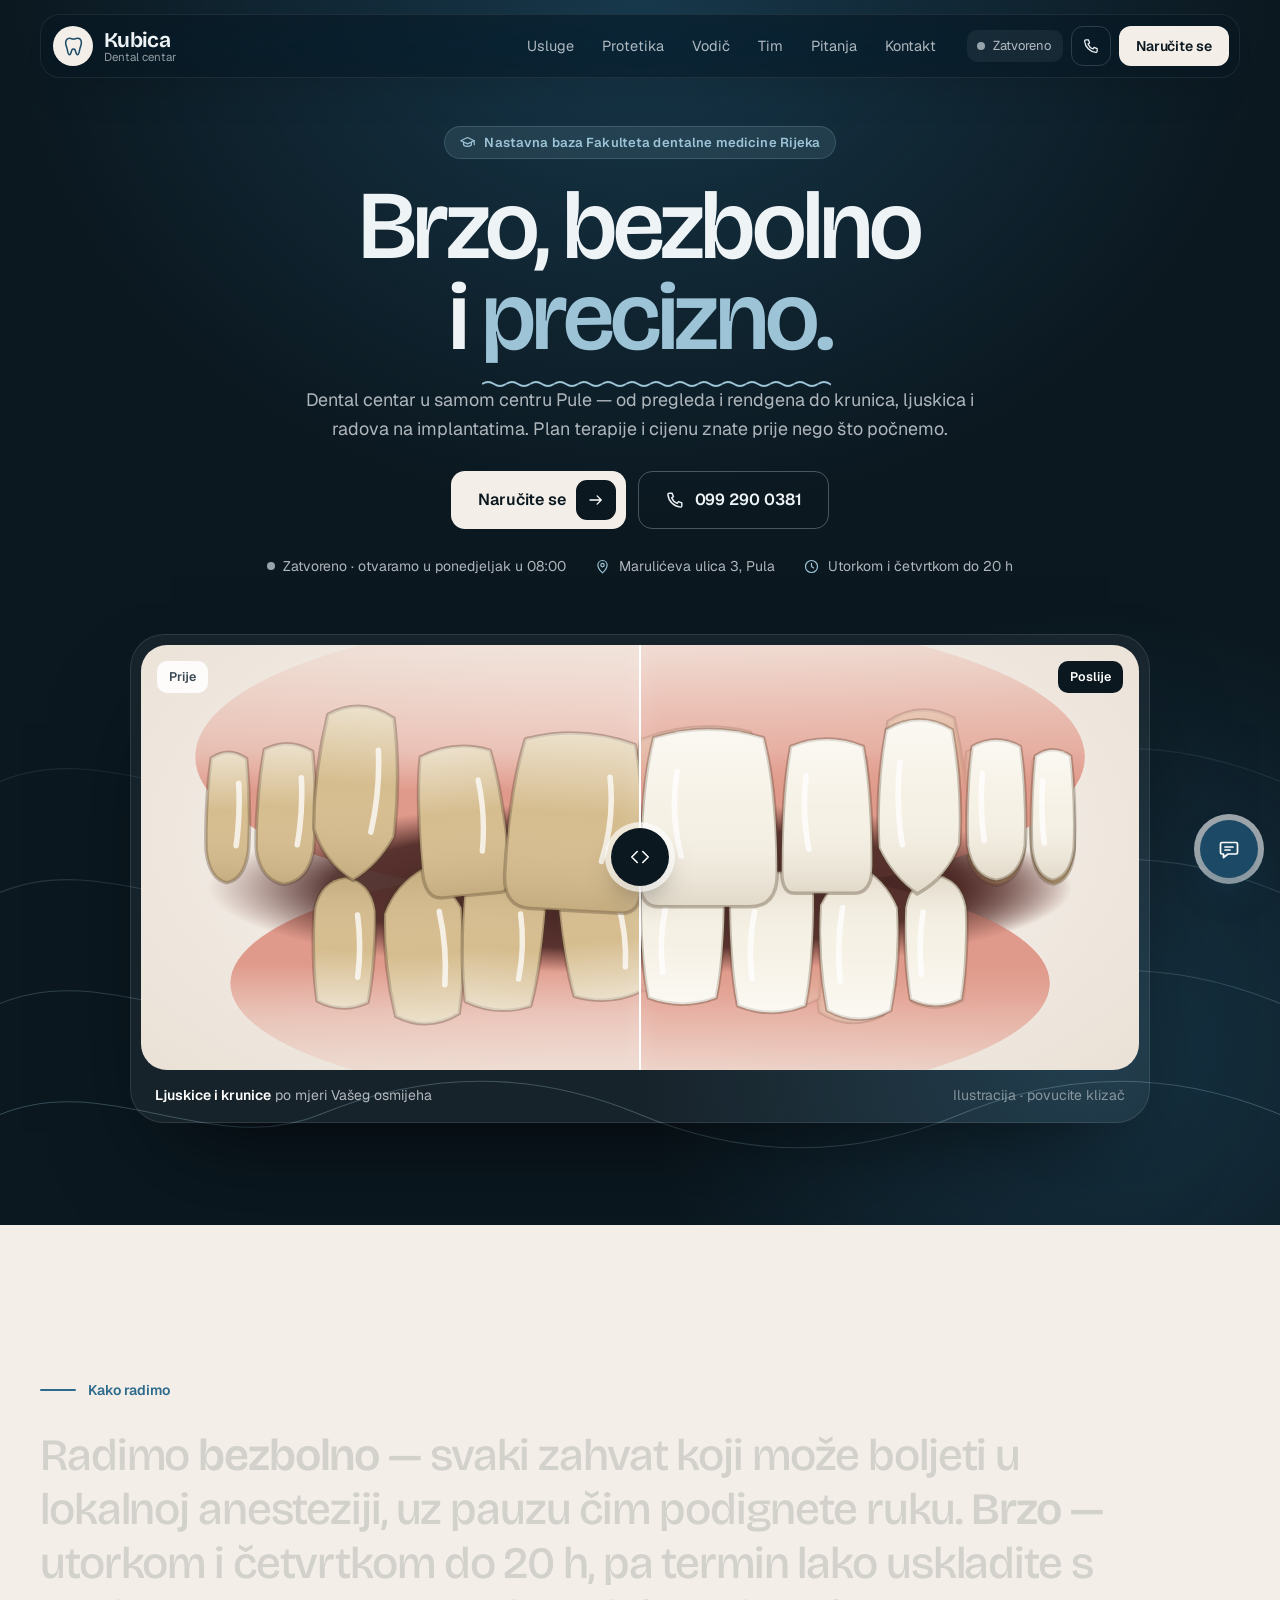
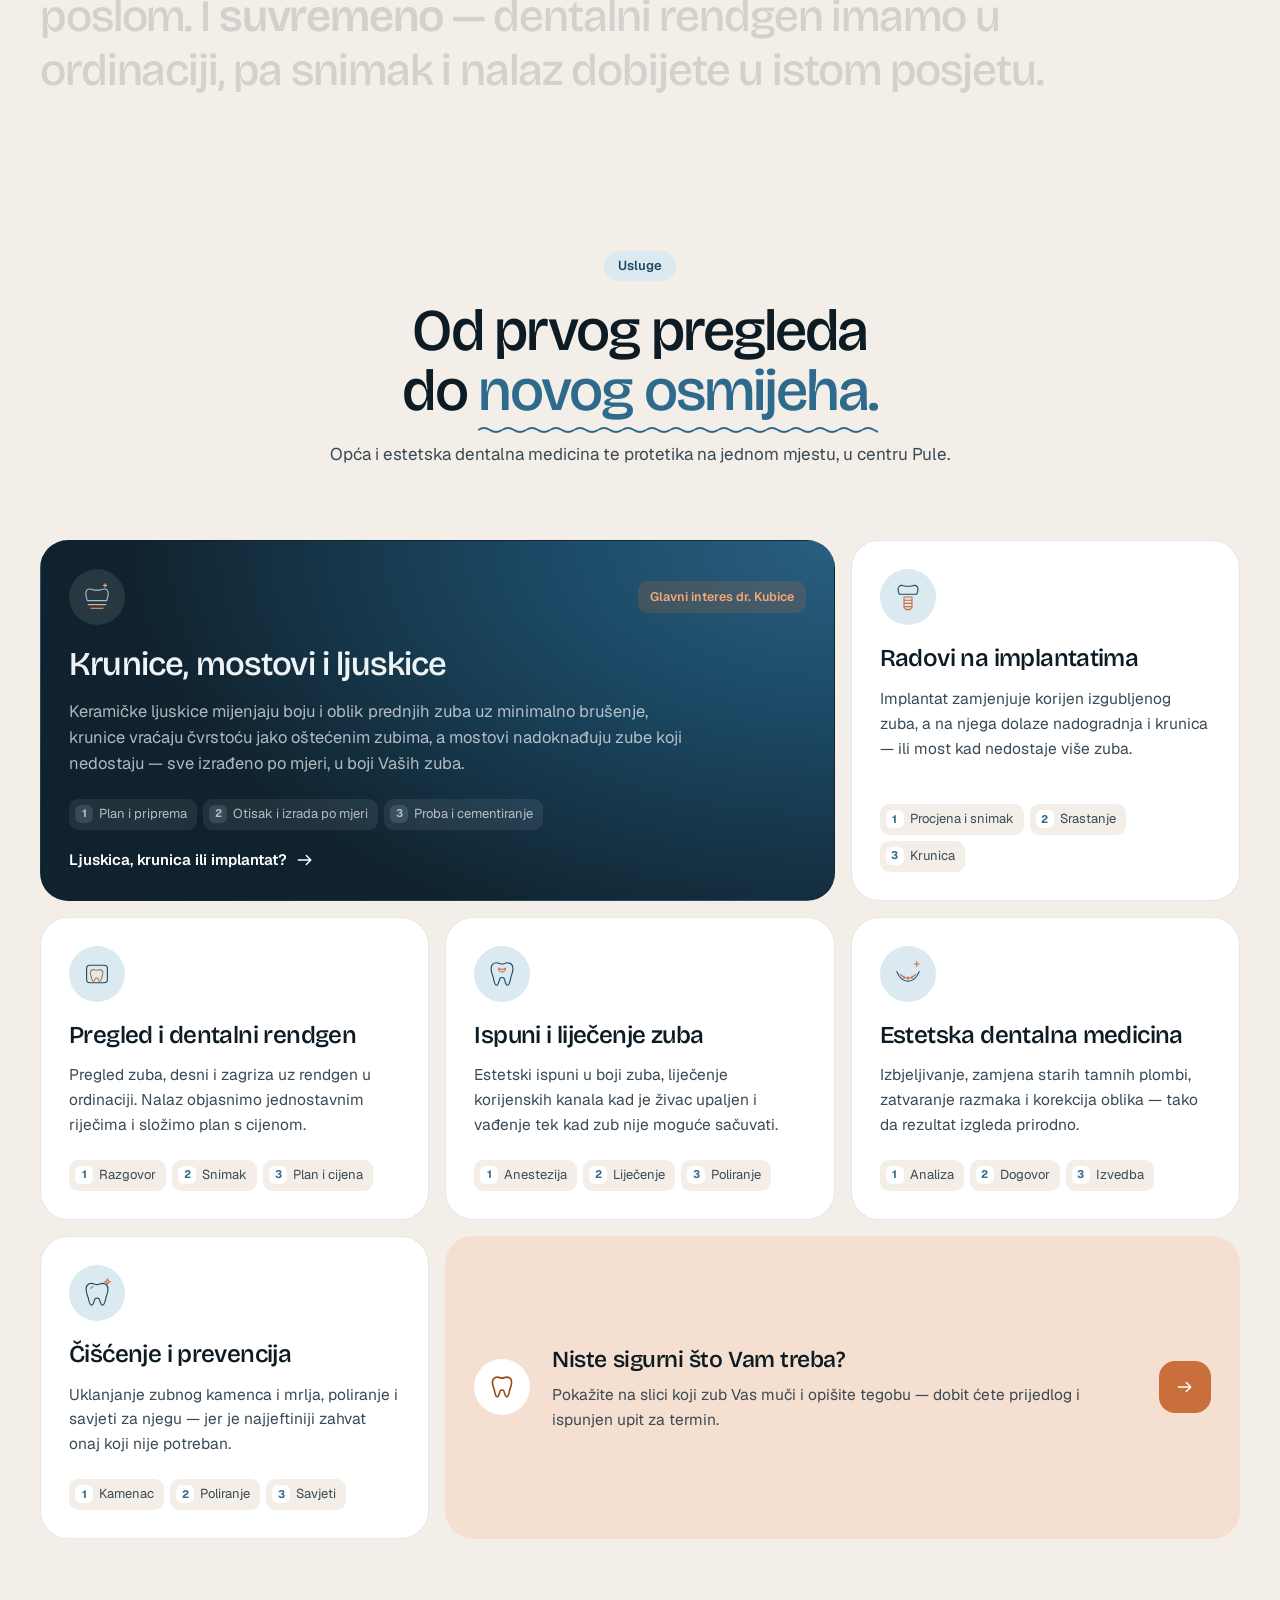
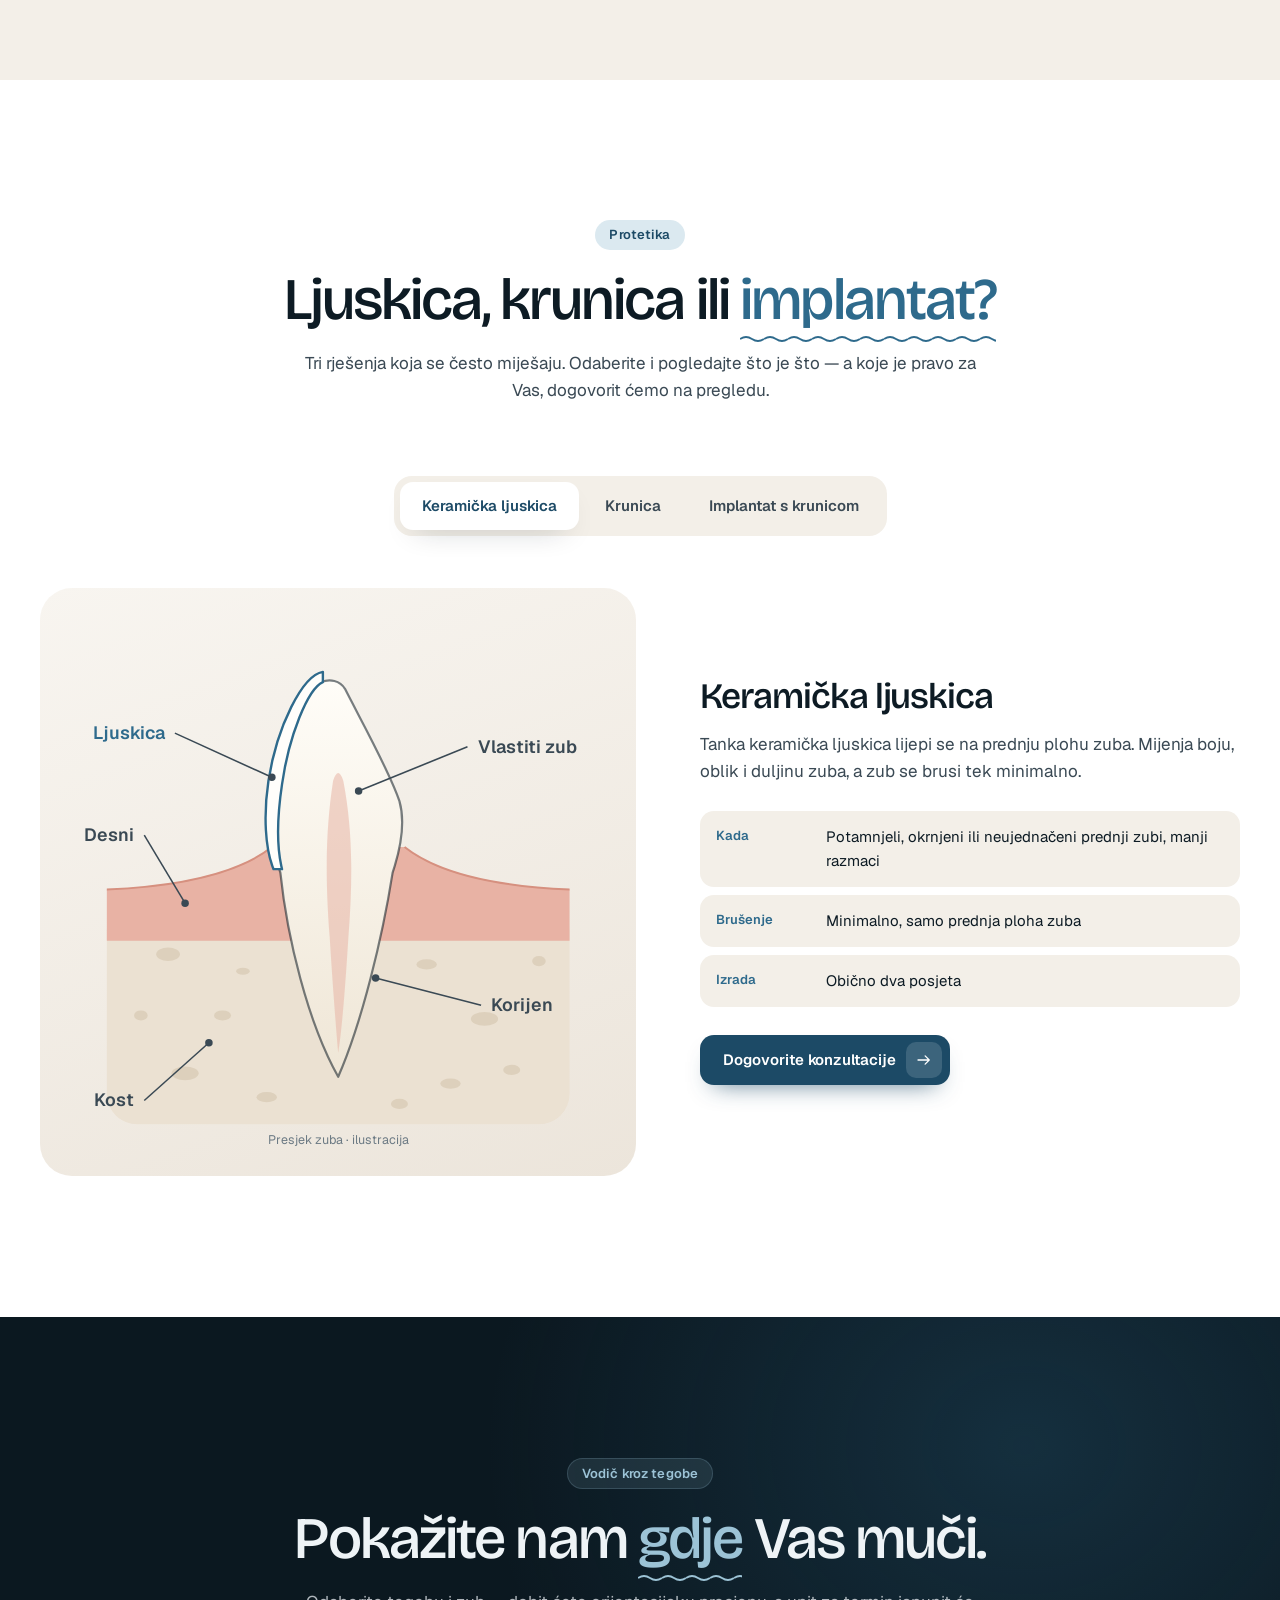
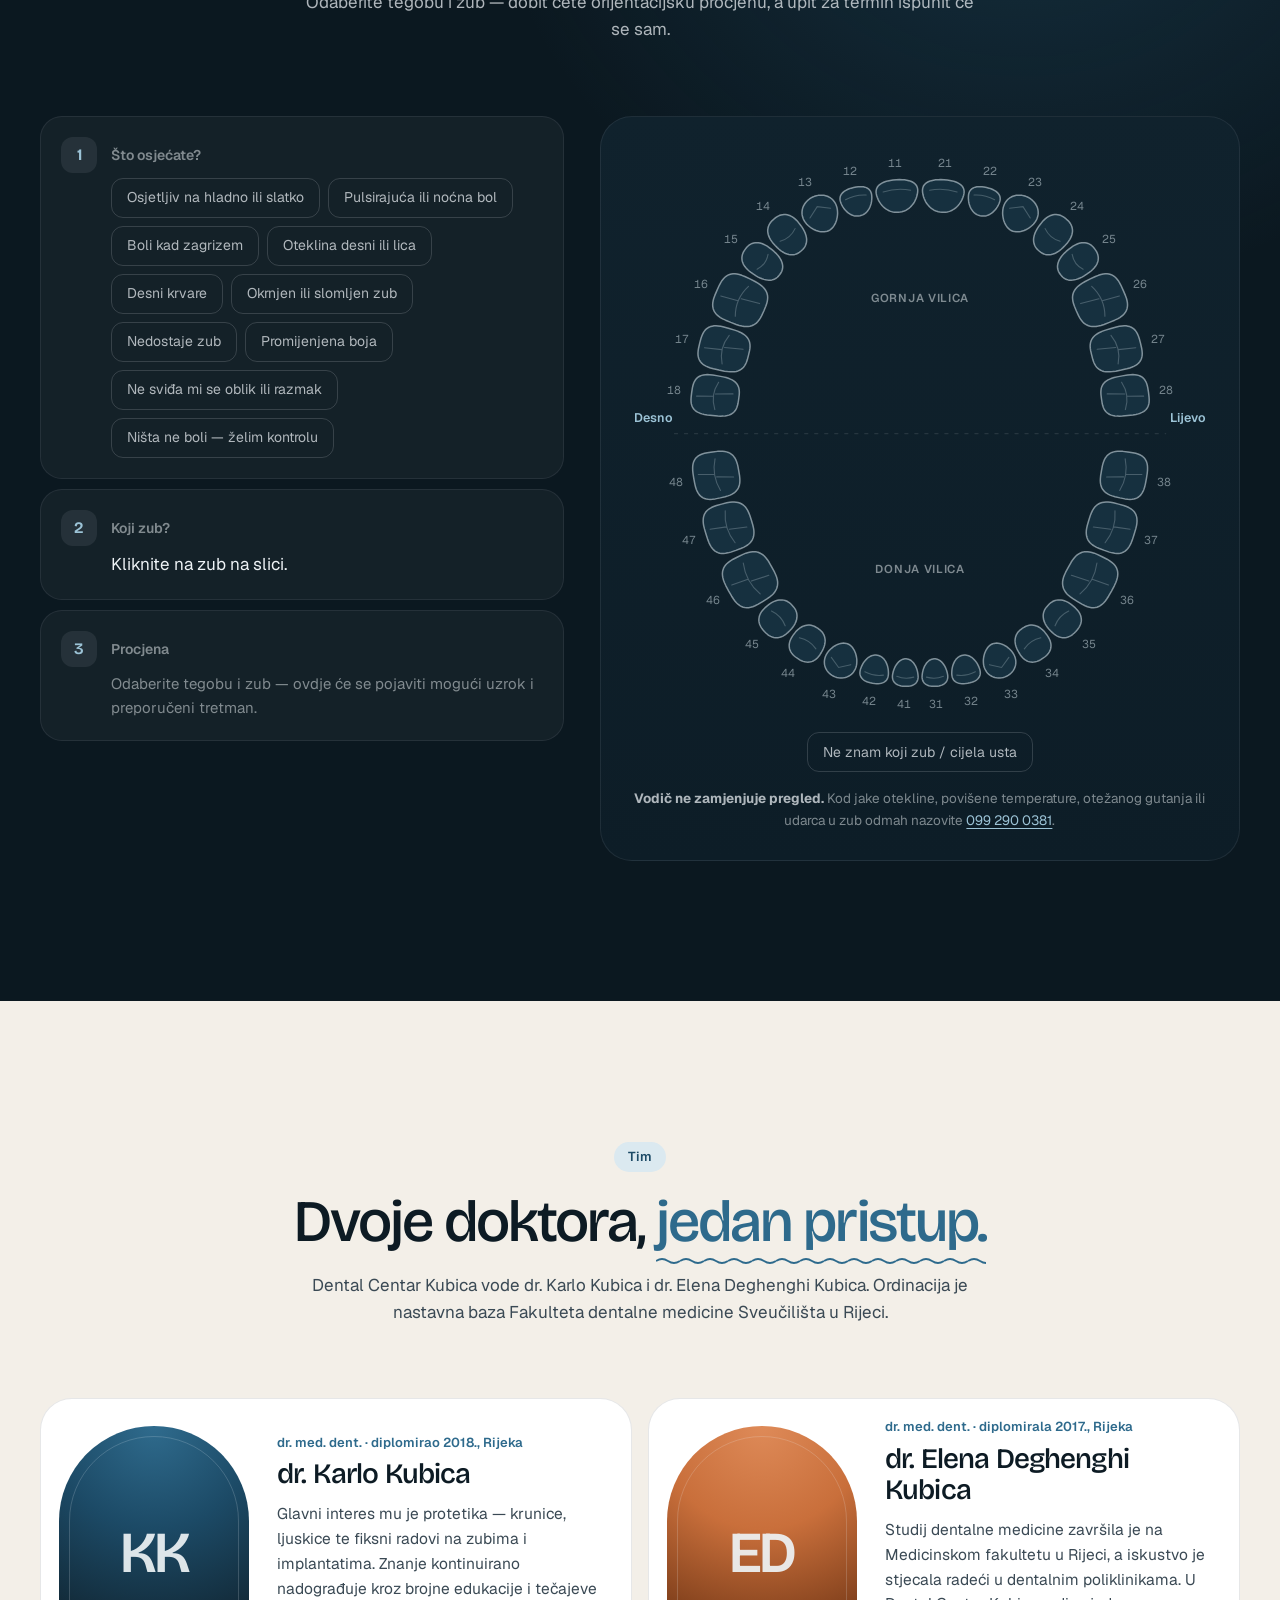
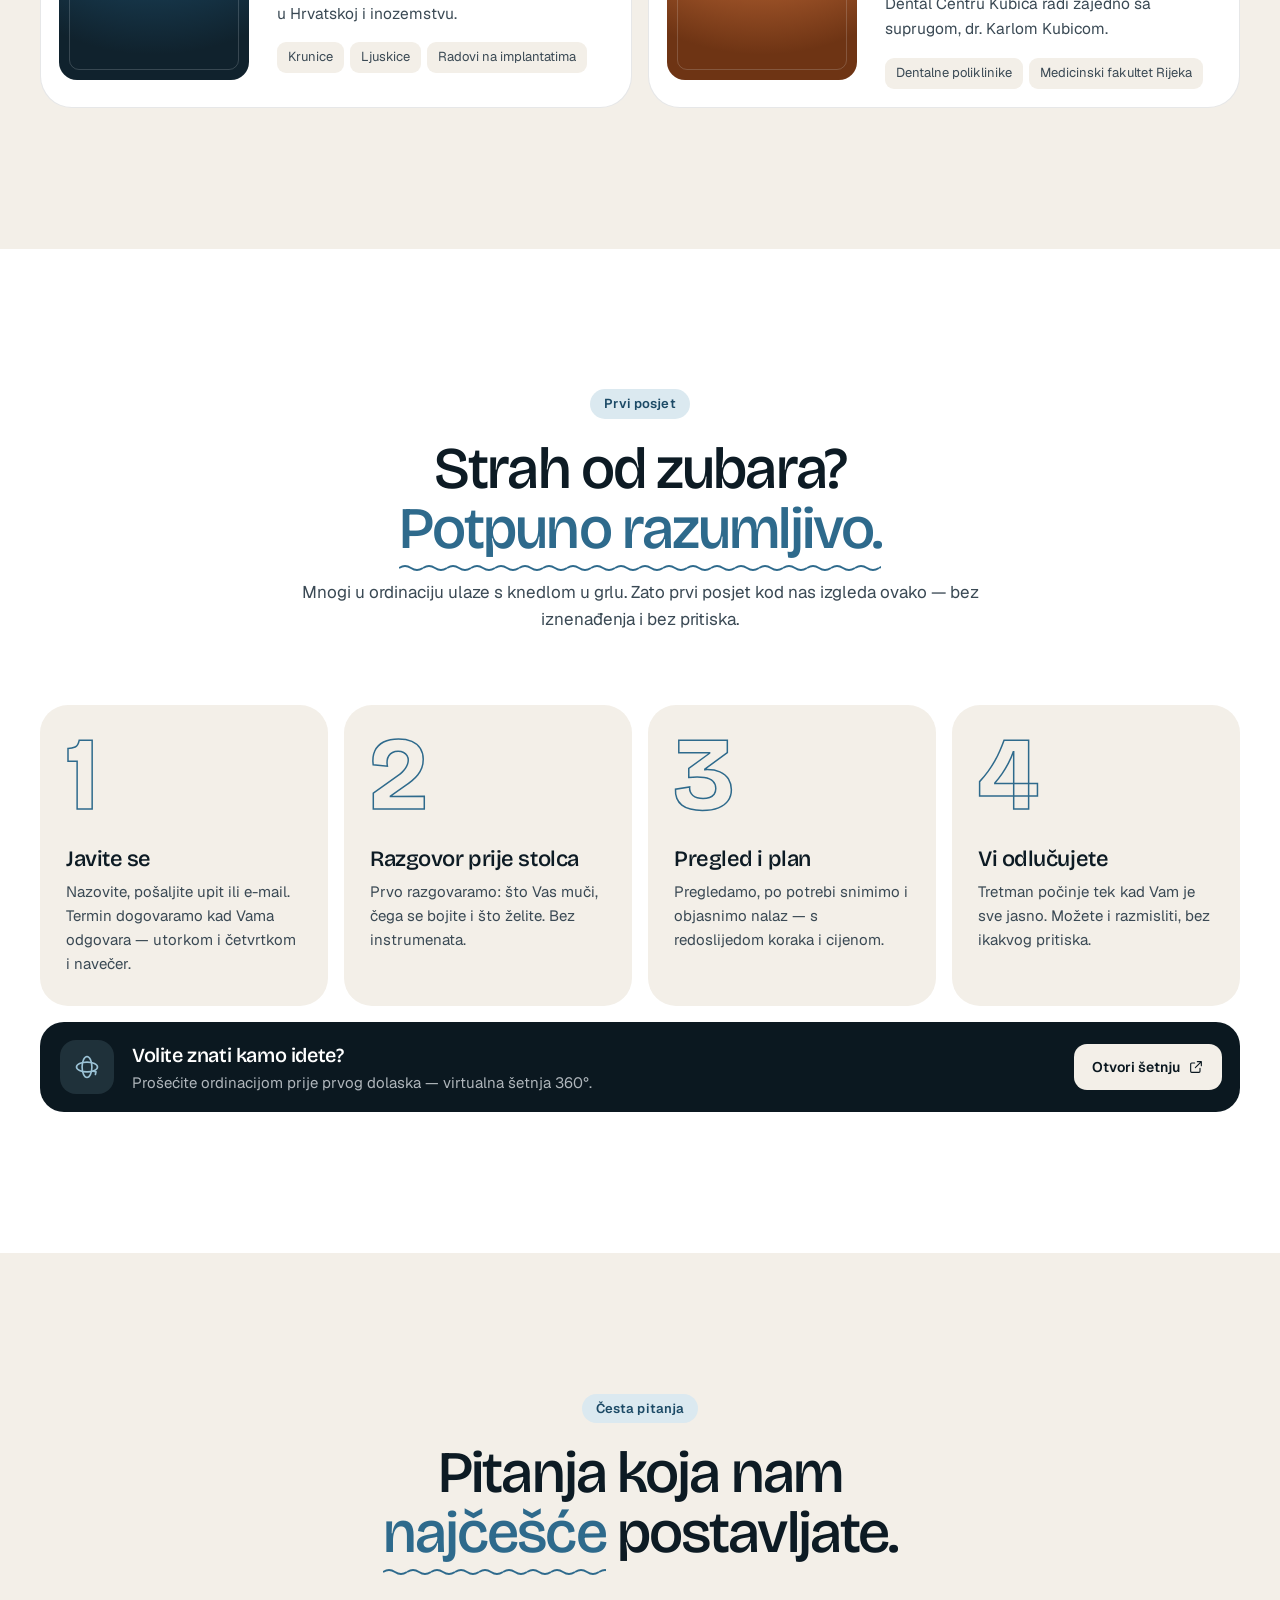
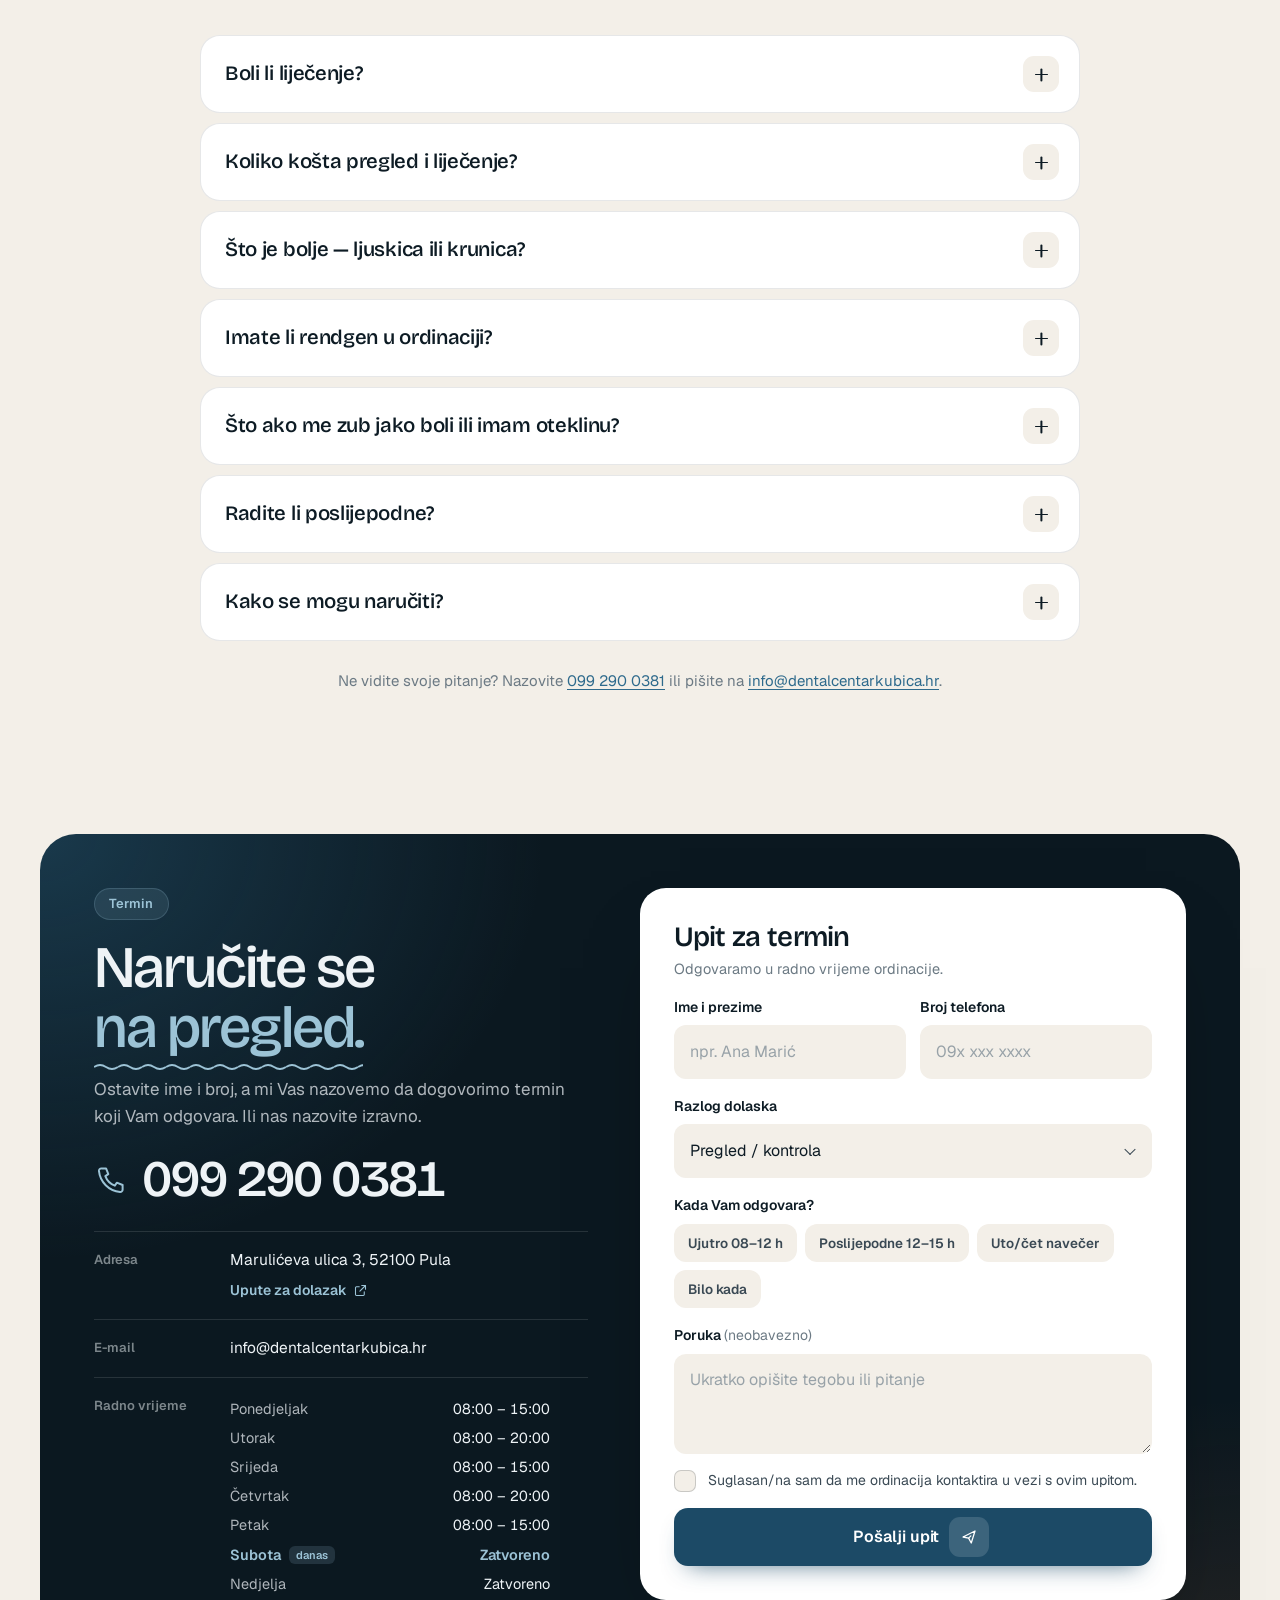
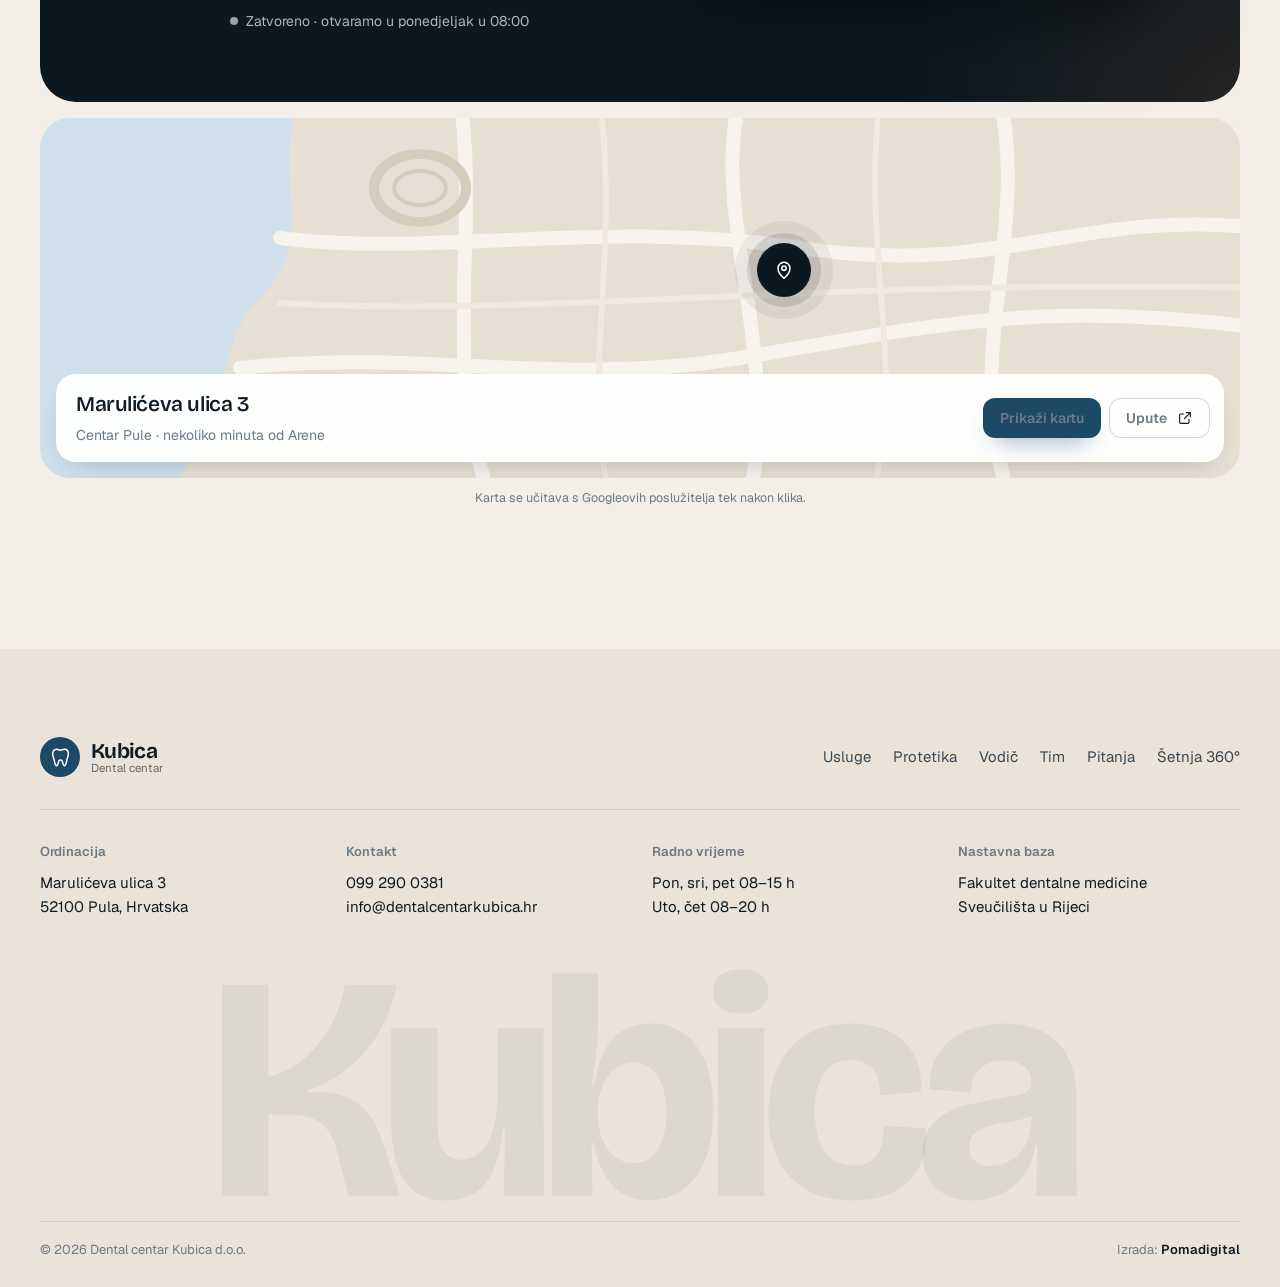
<file: kubica/index.html>
<!doctype html>
<html lang="hr">
<head>
  <meta charset="utf-8">
  <meta name="viewport" content="width=device-width, initial-scale=1, viewport-fit=cover">
  <title>Dental Centar Kubica – stomatolog Pula | Protetika, ljuskice, krunice, implantati</title>
  <meta name="description" content="Dental Centar Kubica, Marulićeva ulica 3, Pula: pregledi i dentalni rendgen, opća i estetska dentalna medicina, krunice, ljuskice i radovi na implantatima. Nastavna baza Fakulteta dentalne medicine u Rijeci. Tel. 099 290 0381.">
  <meta name="theme-color" content="#0b1820">
  <link rel="canonical" href="https://www.dentalcentarkubica.hr/">

  <meta property="og:type" content="website">
  <meta property="og:locale" content="hr_HR">
  <meta property="og:site_name" content="Dental Centar Kubica">
  <meta property="og:title" content="Dental Centar Kubica – Brzo, bezbolno i precizno, u centru Pule">
  <meta property="og:description" content="Opća i estetska dentalna medicina, krunice, ljuskice i radovi na implantatima. Naručite se: 099 290 0381.">
  <meta property="og:url" content="https://www.dentalcentarkubica.hr/">
  <meta property="og:image" content="https://www.dentalcentarkubica.hr/img/og-image.jpg">
  <meta property="og:image:width" content="1200">
  <meta property="og:image:height" content="630">
  <meta name="twitter:card" content="summary_large_image">

  <link rel="icon" href="img/favicon.svg" type="image/svg+xml">
  <link rel="preload" href="fonts/bricolage-grotesque-latin-opsz-normal.woff2" as="font" type="font/woff2" crossorigin>
  <link rel="preload" href="fonts/geist-latin-wght-normal.woff2" as="font" type="font/woff2" crossorigin>
  <link rel="stylesheet" href="css/style.css">

  <script>document.documentElement.classList.add('js')</script>

  <script type="application/ld+json">
  {
    "@context": "https://schema.org",
    "@type": "Dentist",
    "@id": "https://www.dentalcentarkubica.hr/#ordinacija",
    "name": "Dental Centar Kubica",
    "legalName": "Dental centar Kubica d.o.o.",
    "description": "Ordinacija dentalne medicine u centru Pule: dentalni rendgen, opća i estetska dentalna medicina, protetika. Nastavna baza Fakulteta dentalne medicine Sveučilišta u Rijeci.",
    "url": "https://www.dentalcentarkubica.hr/",
    "image": "https://www.dentalcentarkubica.hr/img/og-image.jpg",
    "telephone": "+385 99 2900 381",
    "email": "info@dentalcentarkubica.hr",
    "address": {
      "@type": "PostalAddress",
      "streetAddress": "Marulićeva ulica 3",
      "addressLocality": "Pula",
      "addressRegion": "Istarska županija",
      "postalCode": "52100",
      "addressCountry": "HR"
    },
    "areaServed": { "@type": "City", "name": "Pula" },
    "openingHoursSpecification": [
      { "@type": "OpeningHoursSpecification", "dayOfWeek": ["Monday","Wednesday","Friday"], "opens": "08:00", "closes": "15:00" },
      { "@type": "OpeningHoursSpecification", "dayOfWeek": ["Tuesday","Thursday"], "opens": "08:00", "closes": "20:00" }
    ],
    "employee": [
      { "@type": "Person", "name": "Karlo Kubica", "jobTitle": "Doktor dentalne medicine", "alumniOf": "Sveučilište u Rijeci" },
      { "@type": "Person", "name": "Elena Deghenghi Kubica", "jobTitle": "Doktorica dentalne medicine", "alumniOf": "Sveučilište u Rijeci" }
    ]
  }
  </script>
</head>
<body>

<svg width="0" height="0" style="position:absolute" aria-hidden="true" focusable="false">
  <defs>
    <symbol id="i-tooth" viewBox="0 0 24 24"><path d="M8 3.5C5.4 3.5 3.8 5.4 3.8 8.2c0 2.4.9 3.8 1.5 6 .6 2.2.9 6.3 2.6 6.3 1.6 0 1.7-3.9 2.7-5.4.4-.6 2.4-.6 2.8 0 1 1.5 1.1 5.4 2.7 5.4 1.7 0 2-4.1 2.6-6.3.6-2.2 1.5-3.6 1.5-6 0-2.8-1.6-4.7-4.2-4.7-1.7 0-2.4.9-4 .9s-2.3-.9-4-.9z"/></symbol>
    <symbol id="i-arrow" viewBox="0 0 24 24"><path d="M4 12h15M13.5 6.5 19 12l-5.5 5.5"/></symbol>
    <symbol id="i-arrow-down" viewBox="0 0 24 24"><path d="M12 4v15M6.5 13.5 12 19l5.5-5.5"/></symbol>
    <symbol id="i-phone" viewBox="0 0 24 24"><path d="M5.2 3.8h3.3l1.6 4.1-2.1 1.4a11.4 11.4 0 0 0 6.7 6.7l1.4-2.1 4.1 1.6v3.3a1.7 1.7 0 0 1-1.8 1.7A16.6 16.6 0 0 1 3.5 5.6a1.7 1.7 0 0 1 1.7-1.8z"/></symbol>
    <symbol id="i-mail" viewBox="0 0 24 24"><rect x="3.5" y="5.5" width="17" height="13" rx="2"/><path d="m4.5 7 7.5 6 7.5-6"/></symbol>
    <symbol id="i-pin" viewBox="0 0 24 24"><path d="M12 21s-6.5-5.6-6.5-11a6.5 6.5 0 0 1 13 0c0 5.4-6.5 11-6.5 11z"/><circle cx="12" cy="10" r="2.4"/></symbol>
    <symbol id="i-clock" viewBox="0 0 24 24"><circle cx="12" cy="12" r="8.5"/><path d="M12 7.5V12l3 2"/></symbol>
    <symbol id="i-plus" viewBox="0 0 24 24"><path d="M12 5v14M5 12h14"/></symbol>
    <symbol id="i-check" viewBox="0 0 24 24"><path d="m5 12.5 4.5 4.5L19 7.5"/></symbol>
    <symbol id="i-close" viewBox="0 0 24 24"><path d="M6 6l12 12M18 6 6 18"/></symbol>
    <symbol id="i-send" viewBox="0 0 24 24"><path d="M4 12 20 4l-5 16-3.5-6.5z"/><path d="m11.5 13.5 3-3"/></symbol>
    <symbol id="i-chat" viewBox="0 0 24 24"><path d="M5 5.5h14a1.5 1.5 0 0 1 1.5 1.5v8.5A1.5 1.5 0 0 1 19 17h-8l-4.5 3.5V17H5a1.5 1.5 0 0 1-1.5-1.5V7A1.5 1.5 0 0 1 5 5.5z"/><path d="M8 10h8M8 13h5"/></symbol>
    <symbol id="i-external" viewBox="0 0 24 24"><path d="M14 4h6v6M20 4l-9 9M18 14v4.5A1.5 1.5 0 0 1 16.5 20h-11A1.5 1.5 0 0 1 4 18.5v-11A1.5 1.5 0 0 1 5.5 6H10"/></symbol>
    <symbol id="i-grad" viewBox="0 0 24 24"><path d="M2.5 9.5 12 5l9.5 4.5L12 14z"/><path d="M6.5 11.5v4c1.4 1.3 3.3 2 5.5 2s4.1-.7 5.5-2v-4M21.5 9.5V15"/></symbol>
    <symbol id="i-360" viewBox="0 0 24 24"><ellipse cx="12" cy="12" rx="9" ry="4.2"/><path d="M12 3a4.2 9 0 0 1 0 18M12 3a4.2 9 0 0 0 0 18"/><path d="m17.5 15.6 2.2.6-.5 2.2"/></symbol>
    <symbol id="i-swap" viewBox="0 0 24 24"><path d="M9 6 3 12l6 6M15 6l6 6-6 6"/></symbol>
    <symbol id="i-wa" viewBox="0 0 24 24"><path fill="currentColor" stroke="none" d="M12 2.2a9.8 9.8 0 0 0-8.4 14.8L2.3 21.7l4.8-1.3A9.8 9.8 0 1 0 12 2.2zm0 17.9a8.1 8.1 0 0 1-4.2-1.1l-.3-.2-2.9.8.8-2.8-.2-.3A8.1 8.1 0 1 1 12 20.1zm4.5-6c-.2-.1-1.5-.7-1.7-.8-.2-.1-.4-.1-.6.1l-.8 1c-.1.2-.3.2-.5.1a6.6 6.6 0 0 1-3.3-2.9c-.2-.4.2-.4.7-1.3.1-.2 0-.3 0-.4l-.8-1.8c-.2-.5-.4-.4-.6-.4h-.5a1 1 0 0 0-.7.3 3 3 0 0 0-.9 2.2 5.2 5.2 0 0 0 1.1 2.8 11.9 11.9 0 0 0 4.6 4c1.7.7 2.4.8 3.2.7.5-.1 1.5-.6 1.8-1.2.2-.6.2-1.1.1-1.2l-.5-.2z"/></symbol>
  </defs>
</svg>


<a class="skip" href="#sadrzaj">Preskoči na sadržaj</a>

<!-- ============ HEADER (plutajući) ============ -->
<header class="header" id="header">
  <div class="header__bar">
    <a href="#pocetna" class="logo" aria-label="Dental Centar Kubica – početna">
      <span class="logo__mark" aria-hidden="true"><svg><use href="#i-tooth"/></svg></span>
      <span class="logo__text"><span class="logo__name">Kubica</span><span class="logo__sub">Dental centar</span></span>
    </a>
    <nav class="nav" aria-label="Glavna navigacija">
      <a href="#usluge">Usluge</a>
      <a href="#protetika">Protetika</a>
      <a href="#vodic">Vodič</a>
      <a href="#tim">Tim</a>
      <a href="#pitanja">Pitanja</a>
      <a href="#kontakt">Kontakt</a>
    </nav>
    <div class="header__actions">
      <span class="status status--compact" data-status aria-live="polite"><span class="status__dot"></span><span class="status__text">Radno vrijeme</span></span>
      <a class="header__phone" href="tel:+385992900381" aria-label="Nazovite 099 290 0381"><svg class="ico" aria-hidden="true"><use href="#i-phone"/></svg></a>
      <a href="#kontakt" class="btn btn--light btn--sm header__cta"><span>Naručite se</span></a>
      <button class="burger" id="burger" type="button" aria-label="Otvori izbornik" aria-expanded="false" aria-controls="menu"><span></span><span></span></button>
    </div>
  </div>
</header>

<div class="menu" id="menu" hidden>
  <div class="menu__inner">
    <nav class="menu__nav" aria-label="Mobilna navigacija">
      <a href="#usluge">Usluge</a>
      <a href="#protetika">Protetika</a>
      <a href="#vodic">Vodič kroz tegobe</a>
      <a href="#tim">Tim</a>
      <a href="#pitanja">Pitanja</a>
      <a href="#kontakt">Kontakt</a>
    </nav>
    <div class="menu__foot">
      <span class="status" data-status><span class="status__dot"></span><span class="status__text">Radno vrijeme</span></span>
      <a class="btn btn--light btn--block" href="tel:+385992900381"><svg class="ico" aria-hidden="true"><use href="#i-phone"/></svg><span>Nazovite 099 290 0381</span></a>
      <p class="menu__addr">Marulićeva ulica 3 · 52100 Pula</p>
    </div>
  </div>
</div>

<main id="sadrzaj">

<!-- ============ HERO (tamni, more) ============ -->
<section class="hero" id="pocetna">
  <div class="hero__sea" aria-hidden="true">
    <svg viewBox="0 0 1440 320" preserveAspectRatio="none" focusable="false">
      <g class="wave wave--1"><path d="M0 120 C 120 100 240 140 360 120 S 600 100 720 120 S 960 140 1080 120 S 1320 100 1440 120 S 1680 140 1800 120 S 2040 100 2160 120 S 2400 140 2520 120 S 2760 100 2880 120"/></g>
      <g class="wave wave--2"><path d="M0 170 C 120 150 240 190 360 170 S 600 150 720 170 S 960 190 1080 170 S 1320 150 1440 170 S 1680 190 1800 170 S 2040 150 2160 170 S 2400 190 2520 170 S 2760 150 2880 170"/></g>
      <g class="wave wave--3"><path d="M0 220 C 120 200 240 240 360 220 S 600 200 720 220 S 960 240 1080 220 S 1320 200 1440 220 S 1680 240 1800 220 S 2040 200 2160 220 S 2400 240 2520 220 S 2760 200 2880 220"/></g>
      <g class="wave wave--4"><path d="M0 270 C 120 250 240 290 360 270 S 600 250 720 270 S 960 290 1080 270 S 1320 250 1440 270 S 1680 290 1800 270 S 2040 250 2160 270 S 2400 290 2520 270 S 2760 250 2880 270"/></g>
    </svg>
  </div>

  <div class="container hero__inner">
    <p class="tag tag--dark reveal"><svg class="ico" aria-hidden="true"><use href="#i-grad"/></svg>Nastavna baza Fakulteta dentalne medicine Rijeka</p>
    <h1 class="hero__title" data-split>Brzo, bezbolno i&nbsp;<em>precizno.</em></h1>
    <p class="hero__lead reveal" style="--d:.3s">Dental centar u samom centru Pule — od pregleda i rendgena do krunica, ljuskica i radova na implantatima. Plan terapije i cijenu znate prije nego što počnemo.</p>
    <div class="hero__ctas reveal" style="--d:.4s">
      <a href="#kontakt" class="btn btn--light btn--lg"><span>Naručite se</span><span class="btn__arrow" aria-hidden="true"><svg class="ico"><use href="#i-arrow"/></svg></span></a>
      <a href="tel:+385992900381" class="btn btn--outline-light btn--lg"><svg class="ico" aria-hidden="true"><use href="#i-phone"/></svg><span>099 290 0381</span></a>
    </div>
    <ul class="hero__meta reveal" style="--d:.5s">
      <li><span class="status status--hero" data-status><span class="status__dot"></span><span class="status__text">Radno vrijeme</span></span></li>
      <li><svg class="ico" aria-hidden="true"><use href="#i-pin"/></svg>Marulićeva ulica 3, Pula</li>
      <li><svg class="ico" aria-hidden="true"><use href="#i-clock"/></svg>Utorkom i četvrtkom do 20 h</li>
    </ul>

    <figure class="hero__panel">
      <div class="compare" id="compare">
        <div class="compare__layer compare__before smile smile--light" aria-hidden="true"><svg class="smile__svg" id="smile-before" preserveAspectRatio="xMidYMid slice" focusable="false"></svg></div>
        <div class="compare__layer compare__after smile smile--light" aria-hidden="true"><svg class="smile__svg" id="smile-after" preserveAspectRatio="xMidYMid slice" focusable="false"></svg></div>
        <span class="compare__label compare__label--l">Prije</span>
        <span class="compare__label compare__label--r">Poslije</span>
        <div class="compare__line" aria-hidden="true"></div>
        <button type="button" class="compare__handle" id="compare-handle" role="slider" aria-label="Usporedba prije i poslije" aria-valuemin="0" aria-valuemax="100" aria-valuenow="50" aria-valuetext="50 % poslije">
          <svg class="ico" aria-hidden="true"><use href="#i-swap"/></svg>
        </button>
      </div>
      <figcaption class="hero__caption">
        <span><strong>Ljuskice i krunice</strong> po mjeri Vašeg osmijeha</span>
        <span class="hero__caption-note">Ilustracija · povucite klizač</span>
      </figcaption>
    </figure>
  </div>
</section>

<!-- ============ PRISTUP (rečenica koja se "pali" pri skrolu) ============ -->
<section class="statement" id="pristup" aria-label="Kako radimo">
  <div class="container">
    <p class="statement__kicker">Kako radimo</p>
    <p class="statement__text" data-fill>Radimo <b>bezbolno</b> — svaki zahvat koji može boljeti u lokalnoj anesteziji, uz pauzu čim podignete ruku. <b>Brzo</b> — utorkom i četvrtkom do 20 h, pa termin lako uskladite s poslom. I <b>suvremeno</b> — dentalni rendgen imamo u ordinaciji, pa snimak i nalaz dobijete u istom posjetu.</p>
  </div>
</section>

<!-- ============ USLUGE (bento) ============ -->
<section class="section services" id="usluge">
  <div class="container">
    <header class="shead">
      <p class="tag reveal">Usluge</p>
      <h2 class="h2" data-split>Od prvog pregleda do <em>novog osmijeha.</em></h2>
      <p class="lead reveal">Opća i estetska dentalna medicina te protetika na jednom mjestu, u centru Pule.</p>
    </header>

    <div class="bento">
      <article class="svc-card svc-card--feature reveal" id="usluga-protetika">
        <div class="svc-card__top"><span class="svc-card__icon" aria-hidden="true"><svg viewBox="0 0 40 40"><path d="M11 10c-3 0-5 2.4-5 6 0 3.4 1.2 5.5 2 8.5h24c.8-3 2-5.1 2-8.5 0-3.6-2-6-5-6-2.4 0-3.4 1.4-6.5 1.4h-5C14.4 11.4 13.4 10 11 10z"/><path class="o" d="M9 29.5h22M12.5 34h15"/><path class="o" d="M30 3.5v4M28 5.5h4"/></svg></span><span class="svc-card__badge">Glavni interes dr. Kubice</span></div>
        <h3 class="svc-card__title">Krunice, mostovi i ljuskice</h3>
        <p class="svc-card__text">Keramičke ljuskice mijenjaju boju i oblik prednjih zuba uz minimalno brušenje, krunice vraćaju čvrstoću jako oštećenim zubima, a mostovi nadoknađuju zube koji nedostaju — sve izrađeno po mjeri, u boji Vaših zuba.</p>
        <ol class="svc-card__steps"><li>Plan i priprema</li><li>Otisak i izrada po mjeri</li><li>Proba i cementiranje</li></ol>
        <a class="svc-card__link" href="#protetika">Ljuskica, krunica ili implantat?<svg class="ico" aria-hidden="true"><use href="#i-arrow"/></svg></a>
      </article>

      <article class="svc-card reveal" style="--d:.06s" id="usluga-implantati">
        <div class="svc-card__top"><span class="svc-card__icon" aria-hidden="true"><svg viewBox="0 0 40 40"><path d="M12 5.5c-2.7 0-4.4 2-4.4 5 0 2.4.9 4 1.5 6h21.8c.6-2 1.5-3.6 1.5-6 0-3-1.7-5-4.4-5-1.8 0-2.6 1-5 1h-6c-2.4 0-3.2-1-5-1z"/><path class="o" d="M16 20h8M15.5 24h9M16 28h8M16.5 32h7M18 35.5h4M15 20v13l3 3h4l3-3V20"/></svg></span></div>
        <h3 class="svc-card__title">Radovi na implantatima</h3>
        <p class="svc-card__text">Implantat zamjenjuje korijen izgubljenog zuba, a na njega dolaze nadogradnja i krunica — ili most kad nedostaje više zuba.</p>
        <ol class="svc-card__steps"><li>Procjena i snimak</li><li>Srastanje</li><li>Krunica</li></ol>
      </article>

      <article class="svc-card reveal" id="usluga-pregled">
        <div class="svc-card__top"><span class="svc-card__icon" aria-hidden="true"><svg viewBox="0 0 40 40"><rect x="7" y="9" width="26" height="22" rx="4"/><path class="o" d="M15.6 14.5c-2.4 0-3.9 1.8-3.9 4.4 0 2.2.8 3.5 1.4 5.6.6 2 .9 4.8 2.5 4.8s1.6-2.8 2.6-4c.4-.5 2.2-.5 2.6 0 1 1.2 1 4 2.6 4s1.9-2.8 2.5-4.8c.6-2.1 1.4-3.4 1.4-5.6 0-2.6-1.5-4.4-3.9-4.4-1.6 0-2.3.8-3.7.8s-2.1-.8-3.7-.8z"/></svg></span></div>
        <h3 class="svc-card__title">Pregled i dentalni rendgen</h3>
        <p class="svc-card__text">Pregled zuba, desni i zagriza uz rendgen u ordinaciji. Nalaz objasnimo jednostavnim riječima i složimo plan s cijenom.</p>
        <ol class="svc-card__steps"><li>Razgovor</li><li>Snimak</li><li>Plan i cijena</li></ol>
      </article>

      <article class="svc-card reveal" style="--d:.06s" id="usluga-lijecenje">
        <div class="svc-card__top"><span class="svc-card__icon" aria-hidden="true"><svg viewBox="0 0 40 40"><path d="M13.3 6C9 6 6.4 9.2 6.4 13.7c0 4 1.5 6.3 2.5 10 1 3.6 1.5 10.4 4.3 10.4 2.7 0 2.8-6.5 4.5-9 .7-1 4-1 4.7 0 1.7 2.5 1.8 9 4.5 9 2.8 0 3.3-6.8 4.3-10.4 1-3.7 2.5-6 2.5-10C33.6 9.2 31 6 26.7 6c-2.8 0-4 1.5-6.7 1.5S16.1 6 13.3 6z"/><path class="o" d="M15.5 12.5c1.5 2.2 7.5 2.2 9 0-.4 3.4-2.6 5-4.5 5s-4.1-1.6-4.5-5z"/></svg></span></div>
        <h3 class="svc-card__title">Ispuni i liječenje zuba</h3>
        <p class="svc-card__text">Estetski ispuni u boji zuba, liječenje korijenskih kanala kad je živac upaljen i vađenje tek kad zub nije moguće sačuvati.</p>
        <ol class="svc-card__steps"><li>Anestezija</li><li>Liječenje</li><li>Poliranje</li></ol>
      </article>

      <article class="svc-card reveal" style="--d:.12s" id="usluga-estetika">
        <div class="svc-card__top"><span class="svc-card__icon" aria-hidden="true"><svg viewBox="0 0 40 40"><path d="M6 17c3.5 8.5 8.5 12 14 12s10.5-3.5 14-12"/><path class="o" d="M10.5 20.5c3 3.3 6 4.6 9.5 4.6s6.5-1.3 9.5-4.6M15 22.5v3.3M20 23.3v4M25 22.5v3.3"/><path class="o" d="M31 4.5v6M28 7.5h6"/></svg></span></div>
        <h3 class="svc-card__title">Estetska dentalna medicina</h3>
        <p class="svc-card__text">Izbjeljivanje, zamjena starih tamnih plombi, zatvaranje razmaka i korekcija oblika — tako da rezultat izgleda prirodno.</p>
        <ol class="svc-card__steps"><li>Analiza</li><li>Dogovor</li><li>Izvedba</li></ol>
      </article>

      <article class="svc-card reveal" id="usluga-ciscenje">
        <div class="svc-card__top"><span class="svc-card__icon" aria-hidden="true"><svg viewBox="0 0 40 40"><path d="M13.3 8C9 8 6.4 11.2 6.4 15.7c0 4 1.5 6.3 2.5 10 1 3.6 1.5 9.4 4.3 9.4 2.7 0 2.8-5.5 4.5-8 .7-1 4-1 4.7 0 1.7 2.5 1.8 8 4.5 8 2.8 0 3.3-5.8 4.3-9.4 1-3.7 2.5-6 2.5-10C33.6 11.2 31 8 26.7 8c-2.8 0-4 1.5-6.7 1.5S16.1 8 13.3 8z"/><path class="o" d="M12 14.5c.6-1.6 1.8-2.5 3.5-2.7M33 2.5l1 2.5 2.5 1-2.5 1-1 2.5-1-2.5-2.5-1 2.5-1z"/></svg></span></div>
        <h3 class="svc-card__title">Čišćenje i prevencija</h3>
        <p class="svc-card__text">Uklanjanje zubnog kamenca i mrlja, poliranje i savjeti za njegu — jer je najjeftiniji zahvat onaj koji nije potreban.</p>
        <ol class="svc-card__steps"><li>Kamenac</li><li>Poliranje</li><li>Savjeti</li></ol>
      </article>

      <a class="svc-card svc-card--cta reveal" style="--d:.06s" href="#vodic">
        <span class="svc-card__icon" aria-hidden="true"><svg viewBox="0 0 24 24"><use href="#i-tooth"/></svg></span>
        <span class="svc-card__cta-text"><strong>Niste sigurni što Vam treba?</strong>Pokažite na slici koji zub Vas muči i opišite tegobu — dobit ćete prijedlog i ispunjen upit za termin.</span>
        <span class="svc-card__cta-arrow" aria-hidden="true"><svg class="ico"><use href="#i-arrow"/></svg></span>
      </a>
    </div>
  </div>
</section>

<!-- ============ PROTETIKA ============ -->
<section class="section prosth" id="protetika">
  <div class="container">
    <header class="shead">
      <p class="tag reveal">Protetika</p>
      <h2 class="h2" data-split>Ljuskica, krunica ili <em>implantat?</em></h2>
      <p class="lead reveal">Tri rješenja koja se često miješaju. Odaberite i pogledajte što je što — a koje je pravo za Vas, dogovorit ćemo na pregledu.</p>
    </header>

    <div class="prosth__tabs reveal" role="tablist" aria-label="Protetska rješenja">
      <button type="button" role="tab" class="ptab is-active" id="ptab-ljuskica" aria-selected="true" aria-controls="ppanel" data-mode="ljuskica"><span class="ptab__t">Keramička ljuskica</span></button>
      <button type="button" role="tab" class="ptab" id="ptab-krunica" aria-selected="false" aria-controls="ppanel" data-mode="krunica" tabindex="-1"><span class="ptab__t">Krunica</span></button>
      <button type="button" role="tab" class="ptab" id="ptab-implantat" aria-selected="false" aria-controls="ppanel" data-mode="implantat" tabindex="-1"><span class="ptab__t">Implantat s krunicom</span></button>
    </div>

    <div class="prosth__grid">
      <div class="prosth__stage reveal reveal--rise">
        <div class="pcard" data-mode="ljuskica" id="pcard">
          <svg class="pcard__svg" id="pcard-svg" viewBox="0 0 320 300" aria-hidden="true" focusable="false"></svg>
          <div class="pcard__legend" id="pcard-legend"></div>
        </div>
      </div>
      <div class="prosth__panel reveal" id="ppanel" role="tabpanel" aria-live="polite">
        <h3 class="prosth__title" id="p-title">Keramička ljuskica</h3>
        <p class="prosth__text" id="p-text"></p>
        <dl class="prosth__facts" id="p-facts"></dl>
        <a href="#kontakt" class="btn btn--primary"><span>Dogovorite konzultacije</span><span class="btn__arrow" aria-hidden="true"><svg class="ico"><use href="#i-arrow"/></svg></span></a>
      </div>
    </div>
  </div>
</section>

<!-- ============ VODIČ (tamni) ============ -->
<section class="section guide" id="vodic">
  <div class="container">
    <header class="shead shead--dark">
      <p class="tag tag--dark reveal">Vodič kroz tegobe</p>
      <h2 class="h2" data-split>Pokažite nam <em>gdje</em> Vas muči.</h2>
      <p class="lead reveal">Odaberite tegobu i zub — dobit ćete orijentacijsku procjenu, a upit za termin ispunit će se sam.</p>
    </header>

    <div class="guide__grid">
      <div class="guide__panel reveal">
        <div class="gstep" id="gstep-2">
          <span class="gstep__n">1</span>
          <div class="gstep__body">
            <h3 class="gstep__title" id="sym-label">Što osjećate?</h3>
            <div class="chips" id="symptoms" role="radiogroup" aria-labelledby="sym-label"></div>
          </div>
        </div>
        <div class="gstep" id="gstep-1">
          <span class="gstep__n">2</span>
          <div class="gstep__body">
            <h3 class="gstep__title">Koji zub?</h3>
            <p class="gstep__value" id="tooth-readout">Kliknite na zub na slici.</p>
          </div>
        </div>
        <div class="gstep gstep--result" id="gstep-3">
          <span class="gstep__n">3</span>
          <div class="gstep__body">
            <h3 class="gstep__title">Procjena</h3>
            <div class="result" id="result" aria-live="polite">
              <p class="result__empty">Odaberite tegobu i zub — ovdje će se pojaviti mogući uzrok i preporučeni tretman.</p>
            </div>
          </div>
        </div>
      </div>

      <div class="guide__chart reveal reveal--rise" style="--d:.1s">
        <div class="odonto" id="odonto">
          <svg class="odonto__svg" id="odonto-svg" role="group" aria-label="Odontogram: odaberite zub"></svg>
          <div class="odonto__tip" id="odonto-tip" role="presentation" aria-hidden="true"></div>
          <noscript><p class="odonto__noscript">Za interaktivni vodič uključite JavaScript ili nas nazovite na 099 290 0381.</p></noscript>
        </div>
        <div class="guide__chart-foot">
          <button type="button" class="chip chip--quiet" id="tooth-none" aria-pressed="false">Ne znam koji zub / cijela usta</button>
        </div>
        <p class="guide__disclaimer"><strong>Vodič ne zamjenjuje pregled.</strong> Kod jake otekline, povišene temperature, otežanog gutanja ili udarca u zub odmah nazovite <a href="tel:+385992900381">099 290 0381</a>.</p>
      </div>
    </div>
  </div>
</section>

<!-- ============ TIM (lukovi Arene) ============ -->
<section class="section team" id="tim">
  <div class="container">
    <header class="shead">
      <p class="tag reveal">Tim</p>
      <h2 class="h2" data-split>Dvoje doktora, <em>jedan pristup.</em></h2>
      <p class="lead reveal">Dental Centar Kubica vode dr. Karlo Kubica i dr. Elena Deghenghi Kubica. Ordinacija je nastavna baza Fakulteta dentalne medicine Sveučilišta u Rijeci.</p>
    </header>

    <div class="team__grid">
      <article class="doc reveal">
        <div class="doc__arch portrait" data-photo-key="karlo"><span class="doc__initials" aria-hidden="true">KK</span><span class="portrait__caption"><strong>Karlo Kubica</strong></span></div>
        <div class="doc__body">
          <p class="doc__role">dr. med. dent. · diplomirao 2018., Rijeka</p>
          <h3 class="doc__name">dr. Karlo Kubica</h3>
          <p>Glavni interes mu je protetika — krunice, ljuskice te fiksni radovi na zubima i implantatima. Znanje kontinuirano nadograđuje kroz brojne edukacije i tečajeve u Hrvatskoj i inozemstvu.</p>
          <ul class="doc__tags"><li>Krunice</li><li>Ljuskice</li><li>Radovi na implantatima</li></ul>
        </div>
      </article>
      <article class="doc reveal" style="--d:.1s">
        <div class="doc__arch doc__arch--alt portrait" data-photo-key="elena"><span class="doc__initials" aria-hidden="true">ED</span><span class="portrait__caption"><strong>Elena Deghenghi Kubica</strong></span></div>
        <div class="doc__body">
          <p class="doc__role">dr. med. dent. · diplomirala 2017., Rijeka</p>
          <h3 class="doc__name">dr. Elena Deghenghi Kubica</h3>
          <p>Studij dentalne medicine završila je na Medicinskom fakultetu u Rijeci, a iskustvo je stjecala radeći u dentalnim poliklinikama. U Dental Centru Kubica radi zajedno sa suprugom, dr. Karlom Kubicom.</p>
          <ul class="doc__tags"><li>Dentalne poliklinike</li><li>Medicinski fakultet Rijeka</li></ul>
        </div>
      </article>
    </div>
  </div>
</section>

<!-- ============ PRVI POSJET ============ -->
<section class="section visit" id="prvi-posjet">
  <div class="container">
    <header class="shead">
      <p class="tag reveal">Prvi posjet</p>
      <h2 class="h2" data-split>Strah od zubara? <em>Potpuno razumljivo.</em></h2>
      <p class="lead reveal">Mnogi u ordinaciju ulaze s knedlom u grlu. Zato prvi posjet kod nas izgleda ovako — bez iznenađenja i bez pritiska.</p>
    </header>

    <ol class="vgrid">
      <li class="vcard reveal"><span class="vcard__n" aria-hidden="true">1</span><h3>Javite se</h3><p>Nazovite, pošaljite upit ili e-mail. Termin dogovaramo kad Vama odgovara — utorkom i četvrtkom i navečer.</p></li>
      <li class="vcard reveal" style="--d:.06s"><span class="vcard__n" aria-hidden="true">2</span><h3>Razgovor prije stolca</h3><p>Prvo razgovaramo: što Vas muči, čega se bojite i što želite. Bez instrumenata.</p></li>
      <li class="vcard reveal" style="--d:.12s"><span class="vcard__n" aria-hidden="true">3</span><h3>Pregled i plan</h3><p>Pregledamo, po potrebi snimimo i objasnimo nalaz — s redoslijedom koraka i cijenom.</p></li>
      <li class="vcard reveal" style="--d:.18s"><span class="vcard__n" aria-hidden="true">4</span><h3>Vi odlučujete</h3><p>Tretman počinje tek kad Vam je sve jasno. Možete i razmisliti, bez ikakvog pritiska.</p></li>
    </ol>

    <a class="tour reveal" href="https://tourmkr.com/F1upMBrVET" target="_blank" rel="noopener">
      <span class="tour__icon" aria-hidden="true"><svg class="ico"><use href="#i-360"/></svg></span>
      <span class="tour__text"><strong>Volite znati kamo idete?</strong>Prošećite ordinacijom prije prvog dolaska — virtualna šetnja 360°.</span>
      <span class="tour__cta">Otvori šetnju<svg class="ico" aria-hidden="true"><use href="#i-external"/></svg></span>
    </a>
  </div>
</section>

<!-- ============ PITANJA ============ -->
<section class="section faq" id="pitanja">
  <div class="container faq__wrap">
    <header class="shead">
      <p class="tag reveal">Česta pitanja</p>
      <h2 class="h2" data-split>Pitanja koja nam <em>najčešće</em> postavljate.</h2>
    </header>

    <div class="faq__list">
      <div class="qa reveal">
        <h3><button type="button" class="qa__q" aria-expanded="false" aria-controls="qa-1" id="qa-b1">Boli li liječenje?<span class="qa__icon" aria-hidden="true"></span></button></h3>
        <div class="qa__a" id="qa-1" role="region" aria-labelledby="qa-b1"><div><p>Svaki zahvat koji može boljeti radimo u lokalnoj anesteziji. Većina pacijenata osjeti samo kratak ubod na početku, a i njega se može ublažiti anestetičkim gelom. Ako išta osjetite — podignite ruku i stajemo.</p></div></div>
      </div>
      <div class="qa reveal">
        <h3><button type="button" class="qa__q" aria-expanded="false" aria-controls="qa-2" id="qa-b2">Koliko košta pregled i liječenje?<span class="qa__icon" aria-hidden="true"></span></button></h3>
        <div class="qa__a" id="qa-2" role="region" aria-labelledby="qa-b2"><div><p>Cijena ovisi o nalazu. Nakon pregleda dobijete plan terapije s cijenom za svaki korak, tako da unaprijed točno znate koliko će koštati. Za okvirnu informaciju slobodno nas nazovite.</p></div></div>
      </div>
      <div class="qa reveal">
        <h3><button type="button" class="qa__q" aria-expanded="false" aria-controls="qa-3" id="qa-b3">Što je bolje — ljuskica ili krunica?<span class="qa__icon" aria-hidden="true"></span></button></h3>
        <div class="qa__a" id="qa-3" role="region" aria-labelledby="qa-b3"><div><p>Ljuskica je tanja i čuva više vlastitog zuba, ali je namijenjena prednjim zubima koji su uglavnom zdravi. Krunica prekriva cijeli zub i rješenje je za jače oštećene zube. Koje je rješenje pravo za Vas, predložit ćemo nakon pregleda — <a href="#protetika">usporedbu pogledajte ovdje</a>.</p></div></div>
      </div>
      <div class="qa reveal">
        <h3><button type="button" class="qa__q" aria-expanded="false" aria-controls="qa-4" id="qa-b4">Imate li rendgen u ordinaciji?<span class="qa__icon" aria-hidden="true"></span></button></h3>
        <div class="qa__a" id="qa-4" role="region" aria-labelledby="qa-b4"><div><p>Da. Dentalni rendgen dio je opreme ordinacije, pa snimak napravimo odmah tijekom pregleda i nalaz zajedno pogledamo na ekranu.</p></div></div>
      </div>
      <div class="qa reveal">
        <h3><button type="button" class="qa__q" aria-expanded="false" aria-controls="qa-5" id="qa-b5">Što ako me zub jako boli ili imam oteklinu?<span class="qa__icon" aria-hidden="true"></span></button></h3>
        <div class="qa__a" id="qa-5" role="region" aria-labelledby="qa-b5"><div><p>Nazovite <a href="tel:+385992900381">099 290 0381</a> — potrudit ćemo se primiti Vas što prije. Ako se oteklina širi, imate povišenu temperaturu ili otežano gutate, bez odgađanja se javite hitnoj službi.</p></div></div>
      </div>
      <div class="qa reveal">
        <h3><button type="button" class="qa__q" aria-expanded="false" aria-controls="qa-6" id="qa-b6">Radite li poslijepodne?<span class="qa__icon" aria-hidden="true"></span></button></h3>
        <div class="qa__a" id="qa-6" role="region" aria-labelledby="qa-b6"><div><p>Da — utorkom i četvrtkom radimo od 08 do 20 h, a ponedjeljkom, srijedom i petkom od 08 do 15 h. Vikendom ne radimo.</p></div></div>
      </div>
      <div class="qa reveal">
        <h3><button type="button" class="qa__q" aria-expanded="false" aria-controls="qa-7" id="qa-b7">Kako se mogu naručiti?<span class="qa__icon" aria-hidden="true"></span></button></h3>
        <div class="qa__a" id="qa-7" role="region" aria-labelledby="qa-b7"><div><p>Nazovite <a href="tel:+385992900381">099 290 0381</a>, pišite na <a href="mailto:info@dentalcentarkubica.hr">info@dentalcentarkubica.hr</a> ili <a href="#kontakt">pošaljite upit</a> preko ove stranice — javit ćemo Vam se da dogovorimo termin.</p></div></div>
      </div>
    </div>
    <p class="faq__more reveal">Ne vidite svoje pitanje? Nazovite <a href="tel:+385992900381">099 290 0381</a> ili pišite na <a href="mailto:info@dentalcentarkubica.hr">info@dentalcentarkubica.hr</a>.</p>
  </div>
</section>

<!-- ============ KONTAKT (tamna ploča) ============ -->
<section class="section contact" id="kontakt">
  <div class="container">
    <div class="cpanel reveal reveal--rise">
      <div class="cpanel__info">
        <p class="tag tag--dark">Termin</p>
        <h2 class="h2 h2--light">Naručite se <em>na pregled.</em></h2>
        <p class="cpanel__lead">Ostavite ime i broj, a mi Vas nazovemo da dogovorimo termin koji Vam odgovara. Ili nas nazovite izravno.</p>

        <a class="cpanel__phone" href="tel:+385992900381"><svg class="ico" aria-hidden="true"><use href="#i-phone"/></svg><span>099 290 0381</span></a>

        <dl class="cpanel__list">
          <div><dt>Adresa</dt><dd>Marulićeva ulica 3, 52100 Pula<br><a class="cpanel__link" href="https://www.google.com/maps/dir/?api=1&amp;destination=Maruli%C4%87eva+ulica+3%2C+52100+Pula" target="_blank" rel="noopener">Upute za dolazak<svg class="ico" aria-hidden="true"><use href="#i-external"/></svg></a></dd></div>
          <div><dt>E-mail</dt><dd><a href="mailto:info@dentalcentarkubica.hr">info@dentalcentarkubica.hr</a></dd></div>
          <div><dt>Radno vrijeme</dt><dd>
            <table class="hours" id="hours">
              <tbody>
                <tr data-day="1"><th scope="row">Ponedjeljak</th><td>08:00 – 15:00</td></tr>
                <tr data-day="2"><th scope="row">Utorak</th><td>08:00 – 20:00</td></tr>
                <tr data-day="3"><th scope="row">Srijeda</th><td>08:00 – 15:00</td></tr>
                <tr data-day="4"><th scope="row">Četvrtak</th><td>08:00 – 20:00</td></tr>
                <tr data-day="5"><th scope="row">Petak</th><td>08:00 – 15:00</td></tr>
                <tr data-day="6"><th scope="row">Subota</th><td>Zatvoreno</td></tr>
                <tr data-day="0"><th scope="row">Nedjelja</th><td>Zatvoreno</td></tr>
              </tbody>
            </table>
            <span class="status status--hero" data-status><span class="status__dot"></span><span class="status__text">Radno vrijeme</span></span>
          </dd></div>
        </dl>
      </div>

      <form class="form" id="booking" novalidate>
        <div class="form__head">
          <h3 class="form__title">Upit za termin</h3>
          <p class="form__sub">Odgovaramo u radno vrijeme ordinacije.</p>
        </div>
        <div class="form__row">
          <div class="field">
            <label for="f-name">Ime i prezime</label>
            <input id="f-name" name="ime" type="text" autocomplete="name" required placeholder="npr. Ana Marić">
            <span class="field__err" aria-live="polite"></span>
          </div>
          <div class="field">
            <label for="f-phone">Broj telefona</label>
            <input id="f-phone" name="telefon" type="tel" autocomplete="tel" inputmode="tel" required placeholder="09x xxx xxxx">
            <span class="field__err" aria-live="polite"></span>
          </div>
        </div>
        <div class="field">
          <label for="f-reason">Razlog dolaska</label>
          <div class="select">
            <select id="f-reason" name="razlog">
              <option value="Pregled / kontrola">Pregled / kontrola</option>
              <option value="Bol ili hitan slučaj">Bol ili hitan slučaj</option>
              <option value="Plomba / liječenje zuba">Plomba / liječenje zuba</option>
              <option value="Vađenje zuba">Vađenje zuba</option>
              <option value="Čišćenje kamenca">Čišćenje kamenca</option>
              <option value="Estetika / izbjeljivanje">Estetika / izbjeljivanje</option>
              <option value="Ljuskice">Ljuskice</option>
              <option value="Krunica / most">Krunica / most</option>
              <option value="Implantat">Implantat</option>
              <option value="Drugo">Drugo</option>
            </select>
          </div>
        </div>
        <fieldset class="field field--chips">
          <legend>Kada Vam odgovara?</legend>
          <div class="chips">
            <label class="chip"><input type="checkbox" name="termin" value="Ujutro 08–12 h"><span>Ujutro 08–12 h</span></label>
            <label class="chip"><input type="checkbox" name="termin" value="Poslijepodne 12–15 h"><span>Poslijepodne 12–15 h</span></label>
            <label class="chip"><input type="checkbox" name="termin" value="Uto/čet navečer 15–20 h"><span>Uto/čet navečer</span></label>
            <label class="chip"><input type="checkbox" name="termin" value="Bilo kada"><span>Bilo kada</span></label>
          </div>
        </fieldset>
        <div class="field">
          <label for="f-msg">Poruka <span class="field__opt">(neobavezno)</span></label>
          <textarea id="f-msg" name="poruka" rows="3" placeholder="Ukratko opišite tegobu ili pitanje"></textarea>
        </div>
        <label class="consent">
          <input type="checkbox" id="f-consent" name="suglasnost" required>
          <span class="consent__box" aria-hidden="true"><svg><use href="#i-check"/></svg></span>
          <span>Suglasan/na sam da me ordinacija kontaktira u vezi s ovim upitom.</span>
        </label>
        <span class="field__err field__err--consent" id="consent-err" aria-live="polite"></span>
        <button class="btn btn--primary btn--lg btn--block form__submit" type="submit">
          <span class="form__submit-label">Pošalji upit</span>
          <span class="btn__arrow" aria-hidden="true"><svg class="ico"><use href="#i-send"/></svg></span>
        </button>
        <div class="form__done" id="form-done" hidden tabindex="-1">
          <div class="form__done-icon" aria-hidden="true"><svg><use href="#i-check"/></svg></div>
          <h3 class="form__done-title" id="form-done-title">Hvala!</h3>
          <p class="form__done-text" id="form-done-text"></p>
          <div class="form__done-actions" id="form-done-actions"></div>
          <button type="button" class="link-btn" id="form-reset">Pošalji novi upit</button>
        </div>
      </form>
    </div>

    <div class="map reveal" id="map">
      <div class="map__art" aria-hidden="true">
        <svg viewBox="0 0 1200 360" preserveAspectRatio="xMidYMid slice">
          <path class="map__sea" d="M-20 -20 L 260 -20 C 230 60 280 120 220 180 C 170 230 200 300 120 380 L -20 380 Z"/>
          <g class="map__streets">
            <path d="M200 250 C 380 230 520 270 700 240 S 1000 180 1220 210"/>
            <path d="M240 120 C 400 140 560 100 760 130 S 1040 90 1220 110"/>
            <path d="M420 -20 C 440 120 400 240 450 380"/>
            <path d="M700 -20 C 670 100 740 220 710 380"/>
            <path d="M960 -20 C 990 120 920 240 970 380"/>
            <path class="thin" d="M240 185 C 500 200 780 160 1220 170"/>
            <path class="thin" d="M560 -20 C 580 150 540 260 570 380"/>
            <path class="thin" d="M840 -20 C 820 140 870 260 830 380"/>
          </g>
          <ellipse class="map__arena" cx="380" cy="70" rx="46" ry="34"/>
          <ellipse class="map__arena map__arena--in" cx="380" cy="70" rx="26" ry="17"/>
        </svg>
        <div class="map__pin"><svg class="ico"><use href="#i-pin"/></svg></div>
      </div>
      <div class="map__bar">
        <div><strong>Marulićeva ulica 3</strong><span>Centar Pule · nekoliko minuta od Arene</span></div>
        <div class="map__actions">
          <button type="button" class="btn btn--primary btn--sm" id="map-load"><span>Prikaži kartu</span></button>
          <a class="btn btn--ghost btn--sm" href="https://www.google.com/maps/dir/?api=1&amp;destination=Maruli%C4%87eva+ulica+3%2C+52100+Pula" target="_blank" rel="noopener"><span>Upute</span><svg class="ico" aria-hidden="true"><use href="#i-external"/></svg></a>
        </div>
      </div>
    </div>
    <p class="map__privacy">Karta se učitava s Googleovih poslužitelja tek nakon klika.</p>
  </div>
</section>

</main>

<footer class="footer">
  <div class="container">
    <div class="footer__top">
      <a href="#pocetna" class="logo logo--dark" aria-label="Na vrh stranice">
        <span class="logo__mark" aria-hidden="true"><svg><use href="#i-tooth"/></svg></span>
        <span class="logo__text"><span class="logo__name">Kubica</span><span class="logo__sub">Dental centar</span></span>
      </a>
      <nav class="footer__nav" aria-label="Podnožje">
        <a href="#usluge">Usluge</a><a href="#protetika">Protetika</a><a href="#vodic">Vodič</a><a href="#tim">Tim</a><a href="#pitanja">Pitanja</a><a href="https://tourmkr.com/F1upMBrVET" target="_blank" rel="noopener">Šetnja 360°</a>
      </nav>
    </div>
    <div class="footer__cols">
      <div><h3 class="footer__h">Ordinacija</h3><p>Marulićeva ulica 3<br>52100 Pula, Hrvatska</p></div>
      <div><h3 class="footer__h">Kontakt</h3><p><a href="tel:+385992900381">099 290 0381</a><br><a href="mailto:info@dentalcentarkubica.hr">info@dentalcentarkubica.hr</a></p></div>
      <div><h3 class="footer__h">Radno vrijeme</h3><p>Pon, sri, pet 08–15 h<br>Uto, čet 08–20 h</p></div>
      <div><h3 class="footer__h">Nastavna baza</h3><p>Fakultet dentalne medicine<br>Sveučilišta u Rijeci</p></div>
    </div>
    <div class="footer__word" aria-hidden="true">Kubica</div>
    <div class="footer__bottom">
      <span>© <span id="year">2026</span> Dental centar Kubica d.o.o.</span>
      <span>Izrada: <a href="https://pomadigital.com" target="_blank" rel="noopener">Pomadigital</a></span>
    </div>
  </div>
</footer>

<div class="dock" id="dock">
  <a href="tel:+385992900381" class="dock__call" aria-label="Nazovite 099 290 0381"><svg class="ico" aria-hidden="true"><use href="#i-phone"/></svg></a>
  <a href="#kontakt" class="dock__book"><span>Naručite se</span><svg class="ico" aria-hidden="true"><use href="#i-arrow"/></svg></a>
</div>

<button class="assist-fab" id="assist-fab" type="button" aria-expanded="false" aria-controls="assist" aria-label="Pitajte nas">
  <svg class="ico" aria-hidden="true"><use href="#i-chat"/></svg>
  <span class="assist-fab__label">Pitajte nas</span>
</button>

<section class="assist" id="assist" role="dialog" aria-modal="false" aria-labelledby="assist-title" hidden>
  <header class="assist__head">
    <span class="assist__avatar" aria-hidden="true"><svg><use href="#i-tooth"/></svg></span>
    <div>
      <h2 class="assist__title" id="assist-title">Brzi odgovori</h2>
      <span class="assist__sub"><span class="assist__live"></span>Automatski asistent ordinacije</span>
    </div>
    <button type="button" class="assist__close" id="assist-close" aria-label="Zatvori"><svg class="ico"><use href="#i-close"/></svg></button>
  </header>
  <div class="assist__log" id="assist-log" aria-live="polite"></div>
  <div class="assist__chips" id="assist-chips"></div>
  <form class="assist__form" id="assist-form" autocomplete="off">
    <label class="sr-only" for="assist-input">Vaše pitanje</label>
    <input id="assist-input" type="text" placeholder="Napišite pitanje…" maxlength="200">
    <button type="submit" aria-label="Pošalji"><svg class="ico"><use href="#i-send"/></svg></button>
  </form>
</section>

<script src="js/main.js" defer></script>
</body>
</html>
</file>
<file: ademovic/css/style.css>
/* ==========================================================================
   Stomatološka ordinacija Ademović — stilovi
   Vizualni jezik: porculan, gleđ, kliničko precizni odontogram (FDI).
   ========================================================================== */

/* ---------- Fontovi (lokalno, bez vanjskih servera) ---------- */
@font-face { font-family: "Newsreader"; font-style: normal; font-weight: 200 800; font-display: swap;
  src: url(../fonts/newsreader-latin-wght-normal.woff2) format("woff2");
  unicode-range: U+0000-00FF,U+0131,U+0152-0153,U+02BB-02BC,U+02C6,U+02DA,U+02DC,U+0304,U+0308,U+0329,U+2000-206F,U+20AC,U+2122,U+2191,U+2193,U+2212,U+2215,U+FEFF,U+FFFD; }
@font-face { font-family: "Newsreader"; font-style: normal; font-weight: 200 800; font-display: swap;
  src: url(../fonts/newsreader-latin-ext-wght-normal.woff2) format("woff2");
  unicode-range: U+0100-02BA,U+02BD-02C5,U+02C7-02CC,U+02CE-02D7,U+02DD-02FF,U+0304,U+0308,U+0329,U+1D00-1DBF,U+1E00-1E9F,U+1EF2-1EFF,U+2020,U+20A0-20AB,U+20AD-20C0,U+2113,U+2C60-2C7F,U+A720-A7FF; }
@font-face { font-family: "Newsreader"; font-style: italic; font-weight: 200 800; font-display: swap;
  src: url(../fonts/newsreader-latin-wght-italic.woff2) format("woff2");
  unicode-range: U+0000-00FF,U+0131,U+0152-0153,U+02BB-02BC,U+02C6,U+02DA,U+02DC,U+0304,U+0308,U+0329,U+2000-206F,U+20AC,U+2122,U+2191,U+2193,U+2212,U+2215,U+FEFF,U+FFFD; }
@font-face { font-family: "Newsreader"; font-style: italic; font-weight: 200 800; font-display: swap;
  src: url(../fonts/newsreader-latin-ext-wght-italic.woff2) format("woff2");
  unicode-range: U+0100-02BA,U+02BD-02C5,U+02C7-02CC,U+02CE-02D7,U+02DD-02FF,U+0304,U+0308,U+0329,U+1D00-1DBF,U+1E00-1E9F,U+1EF2-1EFF,U+2020,U+20A0-20AB,U+20AD-20C0,U+2113,U+2C60-2C7F,U+A720-A7FF; }
@font-face { font-family: "Geist"; font-style: normal; font-weight: 100 900; font-display: swap;
  src: url(../fonts/geist-latin-wght-normal.woff2) format("woff2");
  unicode-range: U+0000-00FF,U+0131,U+0152-0153,U+02BB-02BC,U+02C6,U+02DA,U+02DC,U+0304,U+0308,U+0329,U+2000-206F,U+20AC,U+2122,U+2191,U+2193,U+2212,U+2215,U+FEFF,U+FFFD; }
@font-face { font-family: "Geist"; font-style: normal; font-weight: 100 900; font-display: swap;
  src: url(../fonts/geist-latin-ext-wght-normal.woff2) format("woff2");
  unicode-range: U+0100-02BA,U+02BD-02C5,U+02C7-02CC,U+02CE-02D7,U+02DD-02FF,U+0304,U+0308,U+0329,U+1D00-1DBF,U+1E00-1E9F,U+1EF2-1EFF,U+2020,U+20A0-20AB,U+20AD-20C0,U+2113,U+2C60-2C7F,U+A720-A7FF; }
@font-face { font-family: "Geist Mono"; font-style: normal; font-weight: 400; font-display: swap;
  src: url(../fonts/geist-mono-latin-400-normal.woff2) format("woff2");
  unicode-range: U+0000-00FF,U+0131,U+0152-0153,U+02BB-02BC,U+02C6,U+02DA,U+02DC,U+0304,U+0308,U+0329,U+2000-206F,U+20AC,U+2122,U+2191,U+2193,U+2212,U+2215,U+FEFF,U+FFFD; }
@font-face { font-family: "Geist Mono"; font-style: normal; font-weight: 400; font-display: swap;
  src: url(../fonts/geist-mono-latin-ext-400-normal.woff2) format("woff2");
  unicode-range: U+0100-02BA,U+02BD-02C5,U+02C7-02CC,U+02CE-02D7,U+02DD-02FF,U+0304,U+0308,U+0329,U+1D00-1DBF,U+1E00-1E9F,U+1EF2-1EFF,U+2020,U+20A0-20AB,U+20AD-20C0,U+2113,U+2C60-2C7F,U+A720-A7FF; }
@font-face { font-family: "Geist Mono"; font-style: normal; font-weight: 500; font-display: swap;
  src: url(../fonts/geist-mono-latin-500-normal.woff2) format("woff2");
  unicode-range: U+0000-00FF,U+0131,U+0152-0153,U+02BB-02BC,U+02C6,U+02DA,U+02DC,U+0304,U+0308,U+0329,U+2000-206F,U+20AC,U+2122,U+2191,U+2193,U+2212,U+2215,U+FEFF,U+FFFD; }
@font-face { font-family: "Geist Mono"; font-style: normal; font-weight: 500; font-display: swap;
  src: url(../fonts/geist-mono-latin-ext-500-normal.woff2) format("woff2");
  unicode-range: U+0100-02BA,U+02BD-02C5,U+02C7-02CC,U+02CE-02D7,U+02DD-02FF,U+0304,U+0308,U+0329,U+1D00-1DBF,U+1E00-1E9F,U+1EF2-1EFF,U+2020,U+20A0-20AB,U+20AD-20C0,U+2113,U+2C60-2C7F,U+A720-A7FF; }

/* ---------- Tokeni ---------- */
:root {
  --porcelain: #f5f2ec;
  --porcelain-2: #ece7de;
  --paper: #fbfaf7;
  --white: #ffffff;
  --ink: #12201c;
  --ink-2: #384541;
  --muted: #6b7470;
  --line: rgba(18, 32, 28, .12);
  --line-2: rgba(18, 32, 28, .2);

  --brand: #1e4b41;
  --brand-ink: #133830;
  --brand-2: #2f6b5c;
  --brand-soft: #dce8e1;
  --brand-softer: #ebf2ee;
  --mint: #a9cdbe;

  --coral: #d9785a;
  --coral-ink: #a9492d;
  --coral-soft: #f6ddd3;

  --open: #2f9b69;
  --soon: #d39a2d;
  --closed: #9aa19e;

  --dark: #0e1916;
  --dark-2: #15241f;
  --on-dark: #eef0ea;
  --on-dark-muted: rgba(238, 240, 234, .62);
  --on-dark-line: rgba(238, 240, 234, .14);

  --enamel-1: #fffdf8;
  --enamel-2: #efe8da;

  --serif: "Newsreader", "Iowan Old Style", "Palatino Linotype", Georgia, serif;
  --sans: "Geist", ui-sans-serif, system-ui, -apple-system, "Segoe UI", Roboto, sans-serif;
  --mono: "Geist Mono", ui-monospace, "SFMono-Regular", Menlo, Consolas, monospace;

  --r-sm: 12px;
  --r-md: 18px;
  --r-lg: 28px;
  --container: 1240px;
  --gutter: clamp(20px, 4vw, 40px);
  --header-h: 76px;
  --section: clamp(96px, 12vw, 168px);

  --ease: cubic-bezier(.2, .7, .1, 1);
  --ease-in-out: cubic-bezier(.65, 0, .35, 1);
  --shadow-card: 0 1px 0 rgba(255,255,255,.9) inset, 0 40px 80px -40px rgba(18,32,28,.28), 0 12px 28px -16px rgba(18,32,28,.14);
  --shadow-pop: 0 18px 40px -18px rgba(18,32,28,.35), 0 4px 12px -4px rgba(18,32,28,.12);
}

/* ---------- Reset / osnova ---------- */
*, *::before, *::after { box-sizing: border-box; }
html { overflow-x: clip; -webkit-text-size-adjust: 100%; text-size-adjust: 100%; scroll-behavior: smooth; scroll-padding-top: calc(var(--header-h) + 16px); }
body {
  margin: 0;
  background: var(--porcelain);
  color: var(--ink);
  font-family: var(--sans);
  font-size: 17px;
  line-height: 1.6;
  -webkit-font-smoothing: antialiased;
  -moz-osx-font-smoothing: grayscale;
  text-rendering: optimizeLegibility;
  overflow-x: clip;
}
body::after { /* fina tekstura papira */
  content: ""; position: fixed; inset: 0; pointer-events: none; z-index: 200; opacity: .045;
  background-image: url("data:image/svg+xml,%3Csvg xmlns='http://www.w3.org/2000/svg' width='180' height='180'%3E%3Cfilter id='n'%3E%3CfeTurbulence type='fractalNoise' baseFrequency='.85' numOctaves='3' stitchTiles='stitch'/%3E%3CfeColorMatrix values='0 0 0 0 0 0 0 0 0 0 0 0 0 0 0 0 0 0 .9 0'/%3E%3C/filter%3E%3Crect width='100%25' height='100%25' filter='url(%23n)'/%3E%3C/svg%3E");
}
img, svg { display: block; max-width: 100%; }
a { color: inherit; text-decoration: none; }
button { font: inherit; color: inherit; background: none; border: 0; padding: 0; cursor: pointer; }
input, select, textarea { font: inherit; color: inherit; }
h1, h2, h3, h4, p, ol, ul, dl, dd, figure { margin: 0; }
ol, ul { padding: 0; list-style: none; }
::selection { background: var(--brand-soft); color: var(--brand-ink); }
:focus-visible { outline: 2px solid var(--brand); outline-offset: 3px; border-radius: 6px; }
[hidden] { display: none !important; }

.odonto.is-narrow .tooth__num { font-size: 2.7px; }
.odonto.is-narrow .odonto__label { font-size: 2.4px; }
.odonto.is-narrow .odonto__side { font-size: 2.6px; }
.sr-only { position: absolute; width: 1px; height: 1px; overflow: hidden; clip: rect(0 0 0 0); white-space: nowrap; }
.skip { position: fixed; left: 16px; top: -60px; z-index: 300; background: var(--ink); color: var(--porcelain); padding: 10px 16px; border-radius: 10px; transition: top .2s; }
.skip:focus { top: 16px; }

.container { width: 100%; max-width: calc(var(--container) + var(--gutter) * 2); margin-inline: auto; padding-inline: var(--gutter); }
.section { padding-block: var(--section); }
.mono { font-family: var(--mono); font-size: 12px; letter-spacing: .06em; text-transform: uppercase; font-weight: 400; }
.ico { width: 20px; height: 20px; flex: none; fill: none; stroke: currentColor; stroke-width: 1.6; stroke-linecap: round; stroke-linejoin: round; }

/* ---------- Tipografija ---------- */
.eyebrow {
  display: inline-flex; align-items: center; gap: 10px;
  font-family: var(--mono); font-size: 12px; letter-spacing: .1em; text-transform: uppercase;
  color: var(--brand-2); margin-bottom: 22px;
}
.eyebrow__dot { width: 6px; height: 6px; border-radius: 50%; background: currentColor; box-shadow: 0 0 0 4px color-mix(in srgb, currentColor 16%, transparent); }
.eyebrow--light { color: var(--mint); }

.h2 {
  font-family: var(--serif); font-weight: 380; letter-spacing: -.022em;
  font-size: clamp(38px, 4.8vw, 68px); line-height: 1.02; color: var(--ink);
  text-wrap: balance;
}
.h2 em, .hero__title em { font-style: italic; font-weight: 360; color: var(--brand); }
.h2--light { color: var(--on-dark); }
.h2--light em { color: var(--mint); }
.lead { font-size: clamp(17px, 1.35vw, 19px); line-height: 1.6; color: var(--ink-2); max-width: 36em; text-wrap: pretty; }
.lead a, .guide__disclaimer a, .qa__a a { color: var(--brand); text-decoration: underline; text-decoration-thickness: 1px; text-underline-offset: 3px; }

.section-head { margin-bottom: clamp(48px, 6vw, 80px); }
.section-head--split { display: grid; grid-template-columns: 1.2fr 1fr; gap: 40px 64px; align-items: end; }
.section-head--split .lead { justify-self: end; }

/* ---------- Gumbi, linkovi, chipovi ---------- */
.btn {
  --bg: transparent; --fg: var(--ink); --bd: var(--line-2); --hover: var(--paper);
  position: relative; isolation: isolate; overflow: hidden;
  display: inline-flex; align-items: center; justify-content: center; gap: 10px;
  height: 48px; padding: 0 22px; border-radius: 999px;
  background: var(--bg); color: var(--fg); border: 1px solid var(--bd);
  font-size: 15px; font-weight: 500; letter-spacing: -.005em; white-space: nowrap;
  transition: color .35s var(--ease), border-color .35s var(--ease), transform .35s var(--ease), box-shadow .35s var(--ease);
}
.btn::before {
  content: ""; position: absolute; inset: -1px; z-index: -1; border-radius: inherit;
  background: var(--hover); transform: translateY(101%); transition: transform .5s var(--ease);
}
.btn:hover::before { transform: translateY(0); }
.btn .ico { transition: transform .45s var(--ease); }
.btn:hover .ico { transform: translateX(3px); }
.btn:active { transform: scale(.98); }
.btn--primary { --bg: var(--brand); --fg: #f4f6f1; --bd: var(--brand); --hover: var(--brand-ink); box-shadow: 0 10px 24px -12px rgba(30,75,65,.6); }
.btn--primary:hover { box-shadow: 0 14px 30px -12px rgba(30,75,65,.7); }
.btn--ghost { --bg: transparent; --hover: var(--white); }
.btn--light { --bg: var(--porcelain); --fg: var(--ink); --bd: var(--porcelain); --hover: var(--white); }
.btn--sm { height: 40px; padding: 0 16px; font-size: 14px; }
.btn--lg { height: 56px; padding: 0 26px; font-size: 16px; }
.btn--block { width: 100%; }
.btn--ghost:hover .ico, .btn--ghost:hover .ico { transform: none; }
.btn--ghost[href^="tel"]:hover .ico { animation: ring .6s var(--ease); }
@keyframes ring { 0%,100% { transform: rotate(0); } 25% { transform: rotate(-14deg); } 50% { transform: rotate(10deg); } 75% { transform: rotate(-6deg); } }

.link {
  display: inline-flex; align-items: center; gap: 8px; margin-top: 18px;
  font-size: 15px; font-weight: 500; color: var(--brand);
  background: linear-gradient(currentColor, currentColor) 0 100% / 0 1px no-repeat;
  transition: background-size .45s var(--ease);
  padding-bottom: 2px;
}
.link:hover { background-size: 100% 1px; }
.link .ico { width: 16px; height: 16px; transition: transform .4s var(--ease); }
.link:hover .ico { transform: translateX(3px); }
.link--btn { margin-top: 0; }

.chips { display: flex; flex-wrap: wrap; gap: 8px; }
.chip {
  position: relative; display: inline-flex; align-items: center; gap: 8px;
  min-height: 40px; padding: 8px 16px; border-radius: 999px;
  border: 1px solid var(--line-2); background: var(--paper);
  font-size: 14px; line-height: 1.25; color: var(--ink-2); cursor: pointer; user-select: none;
  transition: background .25s var(--ease), color .25s var(--ease), border-color .25s var(--ease), transform .25s var(--ease);
}
.chip:hover { border-color: var(--ink); color: var(--ink); }
.chip:active { transform: scale(.97); }
.chip[aria-checked="true"], .chip[aria-pressed="true"], .chip:has(input:checked) { background: var(--ink); border-color: var(--ink); color: var(--porcelain); }
.chip input { position: absolute; opacity: 0; inset: 0; margin: 0; cursor: pointer; }
.chip:has(input:focus-visible) { outline: 2px solid var(--brand); outline-offset: 3px; }
.chip--quiet { background: transparent; }

/* ---------- Reveal animacije ---------- */
.js .reveal { opacity: 0; transform: translate3d(0, 28px, 0); transition: opacity 1s var(--ease) var(--d, 0s), transform 1.1s var(--ease) var(--d, 0s); }
.js .reveal--scale { transform: translate3d(0, 32px, 0) scale(.965); }
.js .reveal.is-in { opacity: 1; transform: none; }

.js [data-split] .w { display: inline-block; overflow: hidden; vertical-align: top; padding: 0 .06em .14em 0; margin: 0 -.06em -.14em 0; }
.js [data-split] .w > span { display: inline-block; transform: translate3d(0, 108%, 0); transition: transform 1.05s var(--ease); transition-delay: calc(var(--i, 0) * 45ms + var(--d, 0s)); will-change: transform; }
.js [data-split].is-in .w > span { transform: none; }

/* ---------- Status (otvoreno / zatvoreno) ---------- */
.status { display: inline-flex; align-items: center; gap: 8px; font-size: 14px; color: var(--ink-2); white-space: nowrap; }
.status__dot { position: relative; width: 8px; height: 8px; border-radius: 50%; background: var(--closed); flex: none; }
.status.is-open .status__dot { background: var(--open); }
.status.is-soon .status__dot { background: var(--soon); }
.status.is-open .status__dot::after { content: ""; position: absolute; inset: -4px; border-radius: 50%; border: 1.5px solid var(--open); animation: pulse 2.2s var(--ease) infinite; }
@keyframes pulse { 0% { transform: scale(.5); opacity: .9; } 80%, 100% { transform: scale(1.6); opacity: 0; } }
.status--compact { font-size: 13px; padding: 6px 12px 6px 10px; border-radius: 999px; border: 1px solid var(--line); background: rgba(255,255,255,.5); }
.status--plain { font-size: 15px; color: var(--ink); white-space: normal; }

/* ==========================================================================
   HEADER
   ========================================================================== */
.header {
  position: fixed; inset: 0 0 auto; z-index: 100; height: var(--header-h);
  transition: transform .5s var(--ease), background .4s var(--ease), box-shadow .4s var(--ease);
}
.header::before {
  content: ""; position: absolute; inset: 0; z-index: -1; opacity: 0;
  background: rgba(245, 242, 236, .82); backdrop-filter: saturate(1.4) blur(16px); -webkit-backdrop-filter: saturate(1.4) blur(16px);
  border-bottom: 1px solid var(--line); transition: opacity .4s var(--ease);
}
.header.is-scrolled::before { opacity: 1; }
.header.is-hidden { transform: translateY(-100%); }
.header__inner { height: 100%; display: flex; align-items: center; gap: 28px; }

.logo { display: inline-flex; align-items: center; gap: 12px; flex: none; }
.logo__mark { width: 40px; height: 40px; border-radius: 12px; display: grid; place-items: center; background: var(--brand); color: #f4f6f1; transition: transform .6s var(--ease); }
.logo:hover .logo__mark { transform: rotate(-8deg) scale(1.04); }
.logo__mark svg { width: 24px; height: 24px; fill: none; stroke: currentColor; stroke-width: 1.5; stroke-linejoin: round; }
.logo__text { display: flex; flex-direction: column; line-height: 1; }
.logo__name { font-family: var(--serif); font-size: 23px; font-weight: 450; letter-spacing: -.02em; }
.logo__sub { font-family: var(--mono); font-size: 9.5px; letter-spacing: .12em; text-transform: uppercase; color: var(--muted); margin-top: 5px; }
.logo--light .logo__mark { background: var(--porcelain); color: var(--brand); }
.logo--light .logo__sub { color: var(--on-dark-muted); }

.nav { display: flex; gap: 4px; margin-left: auto; }
.nav a { position: relative; padding: 8px 12px; font-size: 15px; color: var(--ink-2); border-radius: 999px; transition: color .25s; }
.nav a::after { content: ""; position: absolute; left: 50%; bottom: 2px; width: 4px; height: 4px; border-radius: 50%; background: var(--brand); transform: translateX(-50%) scale(0); transition: transform .35s var(--ease); }
.nav a:hover { color: var(--ink); }
.nav a.is-active { color: var(--ink); }
.nav a.is-active::after { transform: translateX(-50%) scale(1); }

.header__actions { display: flex; align-items: center; gap: 14px; }
.header__phone { display: inline-flex; align-items: center; gap: 8px; font-size: 15px; font-weight: 500; font-variant-numeric: tabular-nums; }
.header__phone .ico { width: 18px; height: 18px; color: var(--brand); }
.header__phone:hover span { text-decoration: underline; text-underline-offset: 3px; text-decoration-thickness: 1px; }

.burger { display: none; width: 44px; height: 44px; border-radius: 50%; border: 1px solid var(--line-2); position: relative; }
.burger span { position: absolute; left: 13px; right: 13px; height: 1.5px; background: var(--ink); border-radius: 2px; transition: transform .45s var(--ease), top .45s var(--ease); }
.burger span:nth-child(1) { top: 17px; }
.burger span:nth-child(2) { top: 25px; }
.burger[aria-expanded="true"] span:nth-child(1) { top: 21px; transform: rotate(45deg); }
.burger[aria-expanded="true"] span:nth-child(2) { top: 21px; transform: rotate(-45deg); }

.menu { position: fixed; inset: 0; z-index: 90; background: var(--porcelain); padding-top: calc(var(--header-h) + 12px); overflow-y: auto; }
.menu.is-open { animation: menuIn .5s var(--ease) both; }
@keyframes menuIn { from { clip-path: inset(0 0 100% 0); } to { clip-path: inset(0 0 0 0); } }
.menu__inner { display: flex; flex-direction: column; min-height: calc(100% - 12px); padding-bottom: 32px; }
.menu__nav { display: flex; flex-direction: column; }
.menu__nav a { display: flex; align-items: baseline; gap: 16px; padding: 14px 0; border-bottom: 1px solid var(--line); font-family: var(--serif); font-size: 34px; letter-spacing: -.02em; line-height: 1.1; }
.menu__nav a .mono { color: var(--muted); font-size: 11px; }
.menu.is-open .menu__nav a { animation: menuItem .7s var(--ease) both; }
.menu.is-open .menu__nav a:nth-child(2) { animation-delay: .04s; }
.menu.is-open .menu__nav a:nth-child(3) { animation-delay: .08s; }
.menu.is-open .menu__nav a:nth-child(4) { animation-delay: .12s; }
.menu.is-open .menu__nav a:nth-child(5) { animation-delay: .16s; }
.menu.is-open .menu__nav a:nth-child(6) { animation-delay: .2s; }
@keyframes menuItem { from { opacity: 0; transform: translateY(18px); } to { opacity: 1; transform: none; } }
.menu__foot { margin-top: auto; padding-top: 32px; display: grid; gap: 16px; }
.menu__addr { color: var(--muted); font-size: 14px; }

/* ==========================================================================
   HERO
   ========================================================================== */
.hero { position: relative; padding-top: calc(var(--header-h) + clamp(36px, 5vw, 72px)); padding-bottom: clamp(64px, 7vw, 104px); }
.hero::before { /* nježan sjaj iza kartice */
  content: ""; position: absolute; z-index: -1; right: 0; top: 0; width: 64%; height: 90%;
  background: radial-gradient(closest-side, rgba(169,205,190,.35), transparent 70%);
  filter: blur(10px); pointer-events: none;
}
.hero__grid { display: grid; grid-template-columns: minmax(0, 1.1fr) minmax(0, .9fr); gap: clamp(40px, 6vw, 88px); align-items: center; }
.hero__title {
  font-family: var(--serif); font-weight: 360; letter-spacing: -.03em;
  font-size: clamp(46px, 5.5vw, 86px); line-height: .98; color: var(--ink);
  text-wrap: balance; margin-bottom: 28px;
}
.hero__lead { font-size: clamp(17px, 1.4vw, 20px); color: var(--ink-2); max-width: 33em; text-wrap: pretty; }
.hero__ctas { display: flex; flex-wrap: wrap; gap: 12px; margin-top: 36px; }
.hero__ctas .btn--ghost { font-variant-numeric: tabular-nums; }
.hero__facts { display: grid; grid-template-columns: repeat(3, auto); justify-content: start; gap: 18px clamp(24px, 3.6vw, 48px); margin-top: clamp(40px, 5vw, 64px); padding-top: 24px; border-top: 1px solid var(--line); }
.hero__facts dt { font-family: var(--mono); font-size: 11px; letter-spacing: .1em; text-transform: uppercase; color: var(--muted); margin-bottom: 6px; }
.hero__facts dd { font-size: 15px; line-height: 1.45; color: var(--ink); }

.hero__scroll {
  position: absolute; left: 50%; bottom: 18px; transform: translateX(-50%);
  width: 40px; height: 40px; border-radius: 50%; border: 1px solid var(--line-2); display: grid; place-items: center; color: var(--ink-2);
  transition: background .3s, color .3s;
}
.hero__scroll:hover { background: var(--ink); color: var(--porcelain); }
.hero__scroll .ico { width: 18px; height: 18px; animation: nudge 2.4s var(--ease) infinite; }
@keyframes nudge { 0%, 60%, 100% { transform: translateY(0); } 30% { transform: translateY(4px); } }

/* --- kartica odontograma --- */
.chart {
  position: relative; border-radius: var(--r-lg); padding: 20px 22px 18px;
  background: linear-gradient(180deg, #fdfcf9 0%, #f3eee5 100%);
  border: 1px solid rgba(18,32,28,.08); box-shadow: var(--shadow-card);
  transform-style: preserve-3d; will-change: transform;
  transition: transform .8s var(--ease);
}
.chart__head, .chart__foot { display: flex; align-items: center; justify-content: space-between; gap: 12px; }
.chart__head { color: var(--muted); padding-bottom: 14px; border-bottom: 1px dashed var(--line-2); }
.chart__head-r { display: inline-flex; align-items: center; gap: 8px; }
.chart__fdi { padding: 2px 6px; border-radius: 6px; background: var(--brand-soft); color: var(--brand); font-size: 10px; }
.chart__stage { position: relative; margin: 10px 0 6px; }
.chart__stage::before { /* milimetarski papir */
  content: ""; position: absolute; inset: 0; pointer-events: none;
  background-image: linear-gradient(rgba(30,75,65,.07) 1px, transparent 1px), linear-gradient(90deg, rgba(30,75,65,.07) 1px, transparent 1px);
  background-size: 22px 22px; background-position: center;
  -webkit-mask-image: radial-gradient(closest-side, #000 40%, transparent 100%); mask-image: radial-gradient(closest-side, #000 40%, transparent 100%);
}
.chart__svg { position: relative; width: 100%; height: auto; overflow: visible; }
.chart__foot { padding-top: 14px; border-top: 1px dashed var(--line-2); }
.chart__caption { font-family: var(--serif); font-size: 21px; letter-spacing: -.01em; }
.chart__caption em { color: var(--brand); }
.chart__note { color: var(--muted); }

/* zubi (zajednički stil) */
.tooth__body { fill: url(#enamel); stroke: var(--ink); stroke-width: .3; stroke-linejoin: round; }
.tooth__detail { fill: none; stroke: var(--ink); stroke-width: .22; stroke-linecap: round; opacity: .38; }
.tooth__num { font-family: var(--mono); font-size: 2.3px; fill: var(--muted); text-anchor: middle; dominant-baseline: central; letter-spacing: .02em; }
.arch-guide { fill: none; stroke: var(--brand-2); stroke-width: .18; stroke-dasharray: .6 1.2; opacity: .55; }

/* hero: crtanje linija */
.hero-arch .tooth__body { stroke-dasharray: var(--len); stroke-dashoffset: var(--len); fill-opacity: 0; transition: stroke-dashoffset 1.3s var(--ease-in-out) var(--delay), fill-opacity .9s var(--ease) calc(var(--delay) + .7s); }
.hero-arch .tooth__detail { opacity: 0; transition: opacity .8s var(--ease) calc(var(--delay) + .9s); }
.hero-arch .tooth__num { opacity: 0; transition: opacity .6s var(--ease) calc(var(--delay) + 1s); }
.hero-arch .arch-guide { opacity: 0; transition: opacity 1.2s var(--ease) .2s; }
.hero-arch.is-drawn .tooth__body { stroke-dashoffset: 0; fill-opacity: 1; }
.hero-arch.is-drawn .tooth__detail { opacity: .38; }
.hero-arch.is-drawn .tooth__num { opacity: 1; }
.hero-arch.is-drawn .arch-guide { opacity: .55; }
.hero-arch .is-marked .tooth__body { fill: url(#enamel-mark); stroke: var(--brand); }
.hero-arch .is-marked .tooth__num { fill: var(--brand); font-weight: 500; }
.mark-ring { fill: none; stroke: var(--brand); stroke-width: .25; opacity: 0; transform-box: fill-box; transform-origin: center; }
.hero-arch.is-tagged .mark-ring { animation: ringPulse 3.2s var(--ease) infinite; }
@keyframes ringPulse { 0% { opacity: .7; transform: scale(.7); } 70%, 100% { opacity: 0; transform: scale(1.5); } }
.leader { fill: none; stroke: var(--brand); stroke-width: .22; transition: stroke-dashoffset 1s var(--ease); }
.hero-arch.is-tagged .leader { stroke-dashoffset: 0 !important; }
.leader-dot { fill: var(--brand); opacity: 0; transition: opacity .4s; }
.hero-arch.is-tagged .leader-dot { opacity: 1; }

.chart__tags { position: absolute; inset: 0; pointer-events: none; }
.tag {
  position: absolute; left: var(--x); top: var(--y); transform: translate(-50%, -50%);
  display: inline-flex; align-items: center; gap: 8px; padding: 6px 12px 6px 6px;
  border-radius: 999px; background: rgba(255,255,255,.92); border: 1px solid var(--line);
  box-shadow: var(--shadow-pop); font-size: 13px; font-weight: 500; color: var(--ink); white-space: nowrap;
  opacity: 0; scale: .85; transition: opacity .6s var(--ease) var(--td), scale .7s var(--ease) var(--td);
}
.tag--top { transform: translate(-50%, 0); }
.tag--left { transform: translate(0, -50%); }
.tag--right { transform: translate(-100%, -50%); }
.tag__n { font-family: var(--mono); font-size: 11px; padding: 3px 7px; border-radius: 999px; background: var(--brand); color: #f4f6f1; }
.tag__ok { width: 16px; height: 16px; color: var(--open); }
.chart.is-tagged .tag { opacity: 1; scale: 1; animation: floaty 6s ease-in-out calc(var(--td) + 1s) infinite; }
@keyframes floaty { 0%, 100% { translate: 0 0; } 50% { translate: 0 -4px; } }

/* ==========================================================================
   OBEĆANJA
   ========================================================================== */
.promises { padding-bottom: clamp(24px, 4vw, 40px); }
.promises__grid { display: grid; grid-template-columns: repeat(3, 1fr); border-top: 1px solid var(--line); border-bottom: 1px solid var(--line); }
.promise { padding: clamp(28px, 3.4vw, 44px) clamp(20px, 3vw, 40px); position: relative; }
.promise + .promise { border-left: 1px solid var(--line); }
.promise:first-child { padding-left: 0; }
.promise:last-child { padding-right: 0; }
.promise__num { color: var(--brand-2); }
.promise__title { font-family: var(--serif); font-weight: 400; font-size: clamp(28px, 2.6vw, 38px); letter-spacing: -.02em; line-height: 1.1; margin: 14px 0 10px; }
.promise p { color: var(--ink-2); font-size: 16px; max-width: 28em; }

/* ==========================================================================
   USLUGE
   ========================================================================== */
.services { padding-top: clamp(80px, 9vw, 128px); }
.services__grid { display: grid; grid-template-columns: minmax(0, 5fr) minmax(0, 7fr); gap: clamp(40px, 6vw, 96px); align-items: start; }
.services__intro { position: sticky; top: calc(var(--header-h) + 32px); }
.services__intro .lead { margin-top: 24px; }

.helper {
  display: flex; align-items: center; gap: 16px; margin-top: 36px; padding: 18px 20px; max-width: 440px;
  border-radius: var(--r-md); background: var(--paper); border: 1px solid var(--line);
  transition: border-color .3s, transform .4s var(--ease), box-shadow .4s var(--ease);
}
.helper:hover { border-color: var(--brand); transform: translateY(-2px); box-shadow: var(--shadow-pop); }
.helper__icon { width: 44px; height: 44px; border-radius: 12px; display: grid; place-items: center; background: var(--coral-soft); color: var(--coral-ink); flex: none; }
.helper__icon svg { width: 24px; height: 24px; fill: none; stroke: currentColor; stroke-width: 1.5; }
.helper__text { font-size: 15px; line-height: 1.45; color: var(--ink-2); }
.helper__text strong { display: block; color: var(--ink); font-weight: 550; }
.helper__arrow { margin-left: auto; color: var(--brand); transition: transform .4s var(--ease); }
.helper:hover .helper__arrow { transform: translateX(4px); }

.svc-list { counter-reset: svc; border-bottom: 1px solid var(--line); }
.svc { border-top: 1px solid var(--line); }
.svc__head {
  width: 100%; display: grid; grid-template-columns: 34px 52px minmax(0, 1fr) 40px; align-items: center; gap: 16px;
  padding: 22px 0; text-align: left;
}
.svc__num { color: var(--muted); align-self: start; padding-top: 10px; transition: color .3s; }
.svc__icon { width: 52px; height: 52px; border-radius: 14px; display: grid; place-items: center; background: var(--paper); border: 1px solid var(--line); color: var(--ink); transition: background .4s var(--ease), border-color .4s, color .4s; }
.svc__icon svg { width: 34px; height: 34px; fill: none; stroke: currentColor; stroke-width: 1.4; stroke-linecap: round; stroke-linejoin: round; }
.svc__icon .o { stroke: var(--brand-2); transition: stroke .4s; }
.svc__title { font-family: var(--serif); font-size: clamp(22px, 2vw, 29px); font-weight: 400; letter-spacing: -.015em; line-height: 1.15; transition: transform .5s var(--ease), color .3s; }
.svc__short { display: block; font-family: var(--sans); font-size: 15px; letter-spacing: 0; color: var(--muted); margin-top: 5px; line-height: 1.4; }
.svc__toggle { width: 40px; height: 40px; border-radius: 50%; border: 1px solid var(--line-2); display: grid; place-items: center; transition: background .35s var(--ease), border-color .35s, color .35s, transform .5s var(--ease); }
.svc__toggle svg { width: 18px; height: 18px; fill: none; stroke: currentColor; stroke-width: 1.6; stroke-linecap: round; }
.svc__head:hover .svc__title { transform: translateX(6px); }
.svc__head:hover .svc__icon { background: var(--brand-soft); border-color: transparent; }
.svc__head:hover .svc__num { color: var(--brand); }
.svc.is-open .svc__toggle { background: var(--brand); border-color: var(--brand); color: #f4f6f1; transform: rotate(135deg); }
.svc.is-open .svc__icon { background: var(--brand); border-color: var(--brand); color: #f4f6f1; }
.svc.is-open .svc__icon .o { stroke: var(--mint); }
.svc.is-flash .svc__head { animation: flash 1.4s var(--ease); }
@keyframes flash { 0%, 100% { background: transparent; } 30% { background: var(--brand-softer); } }

.svc__panel { display: grid; grid-template-rows: 0fr; transition: grid-template-rows .6s var(--ease); }
.svc.is-open .svc__panel { grid-template-rows: 1fr; }
.svc__panel-inner { overflow: hidden; min-height: 0; padding-left: calc(34px + 52px + 32px); padding-right: 56px; }
.svc__panel-inner > :first-child { margin-top: 0; }
.svc__panel-inner p { color: var(--ink-2); max-width: 38em; opacity: 0; transform: translateY(8px); transition: opacity .5s var(--ease), transform .6s var(--ease); }
.svc.is-open .svc__panel-inner p { opacity: 1; transform: none; transition-delay: .12s; }
.svc__steps { display: flex; flex-wrap: wrap; gap: 8px; margin: 18px 0 4px; counter-reset: st; }
.svc__steps li { counter-increment: st; display: inline-flex; align-items: center; gap: 8px; padding: 7px 14px 7px 8px; border-radius: 999px; background: var(--paper); border: 1px solid var(--line); font-size: 14px; color: var(--ink-2); opacity: 0; transform: translateY(8px); transition: opacity .5s var(--ease), transform .6s var(--ease); }
.svc__steps li::before { content: counter(st); width: 22px; height: 22px; display: grid; place-items: center; border-radius: 50%; background: var(--brand-soft); color: var(--brand); font-family: var(--mono); font-size: 11px; }
.svc.is-open .svc__steps li { opacity: 1; transform: none; }
.svc.is-open .svc__steps li:nth-child(1) { transition-delay: .2s; }
.svc.is-open .svc__steps li:nth-child(2) { transition-delay: .27s; }
.svc.is-open .svc__steps li:nth-child(3) { transition-delay: .34s; }
.svc__panel-inner > :last-child { margin-bottom: 28px; }

/* ==========================================================================
   VODIČ
   ========================================================================== */
.guide { background: linear-gradient(180deg, var(--porcelain) 0%, var(--porcelain-2) 100%); }
.guide__grid { display: grid; grid-template-columns: minmax(0, 1.12fr) minmax(0, .88fr); gap: clamp(24px, 3vw, 40px); align-items: start; }
.guide__chart { position: relative; border-radius: var(--r-lg); padding: clamp(16px, 2.4vw, 28px); background: linear-gradient(180deg, #fdfcf9, #f4efe7); border: 1px solid rgba(18,32,28,.08); box-shadow: var(--shadow-card); }
.odonto { position: relative; }
.odonto__svg { width: 100%; height: auto; overflow: visible; touch-action: manipulation; -webkit-tap-highlight-color: transparent; }
.odonto__noscript { padding: 40px; text-align: center; color: var(--muted); }
.otooth { cursor: pointer; outline: none; }
.otooth .tooth__body { fill: var(--paper); stroke: rgba(18,32,28,.55); transition: fill .3s var(--ease), stroke .3s; }
.otooth .tooth__detail { transition: stroke .3s; }
.otooth .tooth__shape { transform-box: fill-box; transform-origin: center; transition: transform .45s var(--ease); }
.otooth:hover .tooth__body { fill: var(--brand-soft); stroke: var(--brand); }
.otooth:hover .tooth__shape { transform: scale(1.06); }
.otooth:focus-visible .tooth__body { stroke: var(--brand); stroke-width: .7; }
.otooth.is-sel .tooth__body { fill: var(--coral-soft); stroke: var(--coral-ink); stroke-width: .45; }
.otooth.is-sel .tooth__detail { stroke: var(--coral-ink); opacity: .6; }
.otooth.is-sel .tooth__shape { transform: scale(1.1); }
.otooth.is-sel .tooth__num { fill: var(--coral-ink); font-weight: 500; }
.otooth .sel-ring { fill: none; stroke: var(--coral); stroke-width: .3; opacity: 0; transform-box: fill-box; transform-origin: center; }
.otooth.is-sel .sel-ring { animation: ringPulse 2.4s var(--ease) infinite; }
.odonto.is-all .otooth .tooth__body { fill: var(--coral-soft); stroke: var(--coral-ink); }
.odonto__label { font-family: var(--mono); font-size: 2.2px; letter-spacing: .14em; text-transform: uppercase; fill: var(--muted); text-anchor: middle; dominant-baseline: central; }
.odonto__side { font-family: var(--mono); font-size: 2.4px; letter-spacing: .1em; text-transform: uppercase; fill: var(--brand-2); dominant-baseline: central; }
.odonto__mid { stroke: var(--line-2); stroke-width: .18; stroke-dasharray: .8 1.2; }
.odonto__tip {
  position: absolute; left: 0; top: 0; z-index: 2; pointer-events: none;
  padding: 8px 12px; border-radius: 12px; background: var(--ink); color: var(--porcelain);
  font-size: 13px; line-height: 1.3; white-space: nowrap; box-shadow: var(--shadow-pop);
  opacity: 0; transform: translate(-50%, calc(-100% - 14px)) scale(.96); transition: opacity .2s, transform .25s var(--ease);
}
.odonto__tip strong { font-family: var(--mono); font-weight: 500; margin-right: 6px; color: var(--mint); }
.odonto__tip.is-on { opacity: 1; transform: translate(-50%, calc(-100% - 10px)); }
.guide__chart-foot { display: flex; align-items: center; justify-content: space-between; gap: 12px; flex-wrap: wrap; margin-top: 14px; padding-top: 14px; border-top: 1px dashed var(--line-2); }
.guide__legend { display: inline-flex; align-items: center; gap: 8px; color: var(--muted); }
.dot { width: 10px; height: 10px; border-radius: 50%; display: inline-block; }
.dot--sel { background: var(--coral-soft); border: 1.5px solid var(--coral-ink); }

.guide__panel { display: flex; flex-direction: column; gap: 10px; }
.gstep { display: grid; grid-template-columns: 32px minmax(0, 1fr); gap: 14px; padding: 20px; border-radius: var(--r-md); background: var(--paper); border: 1px solid var(--line); transition: border-color .4s, box-shadow .4s; }
.gstep.is-done { border-color: rgba(30,75,65,.28); }
.gstep__n { width: 32px; height: 32px; border-radius: 50%; display: grid; place-items: center; border: 1px solid var(--line-2); color: var(--muted); transition: background .35s, color .35s, border-color .35s; }
.gstep.is-done .gstep__n { background: var(--brand); border-color: var(--brand); color: #f4f6f1; }
.gstep__title { font-family: var(--mono); font-size: 11.5px; font-weight: 400; letter-spacing: .1em; text-transform: uppercase; color: var(--muted); margin: 7px 0 10px; }
.gstep__value { font-size: 16px; color: var(--ink); }
.gstep__value strong { font-family: var(--serif); font-size: 26px; font-weight: 450; letter-spacing: -.01em; margin-right: 8px; color: var(--coral-ink); }
.gstep__value .muted { color: var(--muted); }
.gstep--result .gstep__body { min-height: 120px; }

.result__empty { color: var(--muted); font-size: 15px; }
.result__card { animation: resultIn .6s var(--ease) both; }
@keyframes resultIn { from { opacity: 0; transform: translateY(10px); } to { opacity: 1; transform: none; } }
.result__urg { display: inline-flex; align-items: center; gap: 10px; font-size: 13px; font-weight: 500; padding: 5px 12px 5px 8px; border-radius: 999px; background: var(--brand-softer); color: var(--brand); margin-bottom: 12px; }
.result__bars { display: inline-flex; gap: 3px; }
.result__bars i { width: 4px; height: 12px; border-radius: 2px; background: currentColor; opacity: .22; }
.result__urg[data-level="1"] .result__bars i:nth-child(-n+1),
.result__urg[data-level="2"] .result__bars i:nth-child(-n+2),
.result__urg[data-level="3"] .result__bars i:nth-child(-n+3) { opacity: 1; }
.result__urg[data-level="2"] { background: #fbf0da; color: #8a5d0e; }
.result__urg[data-level="3"] { background: var(--coral-soft); color: var(--coral-ink); }
.result__title { font-family: var(--serif); font-size: 26px; font-weight: 420; line-height: 1.15; letter-spacing: -.015em; margin-bottom: 8px; }
.result__text { color: var(--ink-2); font-size: 15.5px; }
.result__note { margin-top: 10px; font-size: 14px; color: var(--ink-2); padding: 10px 12px; border-radius: 12px; background: var(--brand-softer); }
.result__svc { display: flex; flex-wrap: wrap; gap: 8px; margin-top: 14px; }
.result__svc a { display: inline-flex; align-items: center; gap: 6px; font-size: 14px; padding: 6px 12px; border-radius: 999px; border: 1px solid var(--line-2); transition: border-color .25s, background .25s; }
.result__svc a:hover { border-color: var(--brand); background: var(--brand-softer); }
.result__svc a .ico { width: 14px; height: 14px; }
.result__actions { display: flex; flex-wrap: wrap; gap: 10px; margin-top: 18px; }
.guide__disclaimer { font-size: 14px; color: var(--muted); padding: 4px 4px 0; }
.guide__disclaimer strong { color: var(--ink-2); font-weight: 550; }

/* ==========================================================================
   ALIGNERI (scroll scena)
   ========================================================================== */
.aligners { position: relative; height: 360vh; background: var(--dark); color: var(--on-dark); }
.aligners__sticky { position: sticky; top: 0; height: 100vh; height: 100svh; display: flex; align-items: center; overflow: hidden; }
.aligners__sticky::before {
  content: ""; position: absolute; inset: 0; pointer-events: none;
  background: radial-gradient(60% 70% at 72% 50%, rgba(169,205,190,.14), transparent 70%), radial-gradient(40% 50% at 10% 90%, rgba(47,107,92,.25), transparent 70%);
}
.aligners__grid { position: relative; display: grid; grid-template-columns: minmax(0, .9fr) minmax(0, 1.1fr); gap: clamp(32px, 5vw, 80px); align-items: center; }
.aligners__copy .h2 { margin-bottom: clamp(28px, 4vw, 48px); }
.asteps { display: grid; gap: 4px; position: relative; }
.astep { display: grid; grid-template-columns: 40px minmax(0, 1fr); gap: 12px; padding: 14px 0 14px 16px; border-left: 1px solid var(--on-dark-line); position: relative; opacity: .38; transition: opacity .5s var(--ease); }
.astep::before { content: ""; position: absolute; left: -1px; top: 0; bottom: 0; width: 2px; background: var(--mint); transform: scaleY(0); transform-origin: top; transition: transform .6s var(--ease); }
.astep.is-active { opacity: 1; }
.astep.is-active::before { transform: scaleY(1); }
.astep__n { color: var(--mint); padding-top: 5px; }
.astep h3 { font-family: var(--serif); font-weight: 400; font-size: 24px; letter-spacing: -.01em; line-height: 1.2; }
.astep p { color: var(--on-dark-muted); font-size: 15.5px; margin-top: 4px; max-width: 30em; }

.aligners__visual { position: relative; }
.smile { position: relative; }
.smile__svg { width: 100%; height: auto; overflow: visible; }
.aligners__meter { display: grid; grid-template-columns: auto 1fr; align-items: center; gap: 8px 24px; margin-top: clamp(16px, 3vw, 32px); }
.aligners__counter { display: flex; align-items: baseline; gap: 8px; color: var(--on-dark-muted); grid-row: span 2; }
.aligners__set { font-family: var(--serif); font-size: clamp(44px, 4.6vw, 64px); line-height: 1; color: var(--on-dark); font-variant-numeric: tabular-nums; min-width: 1.4em; }
.aligners__of { color: var(--on-dark-muted); }
.aligners__bar { height: 2px; background: var(--on-dark-line); border-radius: 2px; overflow: hidden; }
.aligners__bar span { display: block; height: 100%; width: 100%; background: var(--mint); transform-origin: left; transform: scaleX(0); }
.aligners__labels { display: flex; justify-content: space-between; color: var(--on-dark-muted); font-size: 10.5px; }
.aligners__note { margin-top: 18px; font-size: 13px; color: var(--on-dark-muted); }

/* zubi — prednji pogled */
.ftooth { fill: url(#fenamel); stroke: rgba(18,32,28,.55); stroke-width: .22; stroke-linejoin: round; }
.ftooth-shine { fill: none; stroke: rgba(255,255,255,.75); stroke-width: .35; stroke-linecap: round; }
.ftooth-tint { stroke: none; pointer-events: none; }
.tray { fill: rgba(220, 240, 232, .1); stroke: rgba(220, 240, 232, .65); stroke-width: .25; }
.smile-shadow { fill: rgba(0,0,0,.35); filter: blur(2px); }

/* ==========================================================================
   NIJANSE
   ========================================================================== */
.shades__grid { display: grid; grid-template-columns: minmax(0, .9fr) minmax(0, 1.1fr); gap: clamp(40px, 6vw, 96px); align-items: center; }
.shades__copy .lead { margin-top: 24px; }
.shades__facts { display: grid; gap: 12px; margin-top: 32px; }
.shades__facts li { display: flex; gap: 12px; align-items: flex-start; color: var(--ink-2); font-size: 16px; }
.shades__facts .ico { color: var(--brand); width: 20px; height: 20px; margin-top: 3px; }

.shade-card { border-radius: var(--r-lg); background: var(--white); border: 1px solid rgba(18,32,28,.08); box-shadow: var(--shadow-card); padding: clamp(18px, 2.6vw, 28px); }
.shade-card__top { display: flex; justify-content: space-between; align-items: center; gap: 12px; flex-wrap: wrap; }
.shade-card__code { display: inline-flex; align-items: baseline; gap: 10px; color: var(--muted); }
.shade-card__code strong { font-family: var(--serif); font-size: 30px; font-weight: 450; color: var(--ink); letter-spacing: -.01em; min-width: 2.2em; }
.seg { position: relative; display: inline-flex; padding: 4px; border-radius: 999px; background: var(--porcelain); border: 1px solid var(--line); }
.seg__btn { position: relative; z-index: 1; height: 36px; padding: 0 16px; border-radius: 999px; font-size: 14px; font-weight: 500; color: var(--ink-2); transition: color .35s; }
.seg__btn.is-active { color: #f4f6f1; }
.seg__thumb { position: absolute; z-index: 0; top: 4px; bottom: 4px; left: 4px; border-radius: 999px; background: var(--brand); transition: transform .5s var(--ease), width .5s var(--ease); }
.smile--light { margin: 10px -6px 0; border-radius: var(--r-md); background: radial-gradient(70% 90% at 50% 40%, #fbf7f1, #efe6dc); overflow: hidden; }
.smile--light .smile__svg { overflow: hidden; }
.smile--light .ftooth { fill: var(--shade, #e0cda5); transition: fill .7s var(--ease); stroke: rgba(80, 60, 40, .35); }
.shade-scale { margin-top: 18px; }
.shade-scale__labels { display: flex; justify-content: space-between; color: var(--muted); font-size: 10.5px; margin-bottom: 8px; }
.shade-scale__tabs { display: grid; grid-template-columns: repeat(16, minmax(0, 1fr)); gap: 4px; }
.stab { position: relative; display: flex; flex-direction: column; align-items: center; gap: 6px; padding: 4px 0 2px; border-radius: 10px; transition: background .25s; }
.stab__sw { width: 100%; max-width: 30px; aspect-ratio: 3 / 4; border-radius: 40% 40% 48% 48% / 26% 26% 70% 70%; background: var(--c); box-shadow: inset 0 -3px 6px rgba(120, 90, 50, .18), inset 0 2px 3px rgba(255,255,255,.7), 0 0 0 1px rgba(80,60,40,.15); transition: transform .35s var(--ease); }
.stab__lb { font-family: var(--mono); font-size: 9.5px; color: var(--muted); letter-spacing: 0; }
.stab:hover .stab__sw { transform: translateY(-3px); }
.stab[aria-checked="true"] .stab__sw { transform: translateY(-4px); box-shadow: inset 0 -3px 6px rgba(120, 90, 50, .18), inset 0 2px 3px rgba(255,255,255,.7), 0 0 0 2px var(--white), 0 0 0 3.5px var(--brand); }
.stab[aria-checked="true"] .stab__lb { color: var(--brand); font-weight: 500; }
.stab.is-target .stab__sw { box-shadow: inset 0 -3px 6px rgba(120, 90, 50, .18), inset 0 2px 3px rgba(255,255,255,.7), 0 0 0 2px var(--white), 0 0 0 3.5px var(--mint); }
.stab.is-target::after { content: ""; position: absolute; top: -8px; left: 50%; width: 5px; height: 5px; border-radius: 50%; background: var(--brand-2); transform: translateX(-50%); }
.shade-card__note { margin-top: 14px; font-size: 13px; color: var(--muted); }

/* ==========================================================================
   PRVI POSJET
   ========================================================================== */
.visit { background: var(--paper); border-block: 1px solid var(--line); }
.vsteps { display: grid; grid-template-columns: repeat(4, minmax(0, 1fr)); gap: clamp(20px, 3vw, 40px); }
.vstep { position: relative; padding-top: 44px; }
.vstep::before { content: ""; position: absolute; left: 0; top: 0; width: 14px; height: 14px; border-radius: 50%; background: var(--paper); border: 1.5px solid var(--brand); z-index: 1; transition: background .4s .5s; }
.vstep::after { content: ""; position: absolute; left: 14px; top: 6.5px; right: calc(clamp(20px, 3vw, 40px) * -1); height: 1.5px; background: var(--brand-soft); }
.vstep:last-child::after { right: 0; background: linear-gradient(90deg, var(--brand-soft), transparent); }
.vstep .vstep__line { display: none; }
.js .vstep::after { transform: scaleX(0); transform-origin: left; transition: transform 1s var(--ease) calc(var(--d, 0s) + .3s); }
.js .vstep.is-in::after { transform: scaleX(1); }
.vstep.is-in::before { background: var(--brand); }
.vstep__n { color: var(--brand-2); }
.vstep h3 { font-family: var(--serif); font-weight: 400; font-size: clamp(24px, 2.1vw, 30px); letter-spacing: -.015em; line-height: 1.15; margin: 10px 0 10px; }
.vstep p { color: var(--ink-2); font-size: 16px; }

/* ==========================================================================
   O DOKTORU
   ========================================================================== */
.doctor__grid { display: grid; grid-template-columns: minmax(0, .85fr) minmax(0, 1.15fr); gap: clamp(40px, 6vw, 104px); align-items: center; }
.portrait {
  position: relative; aspect-ratio: 4 / 5; border-radius: var(--r-lg); overflow: hidden;
  background: radial-gradient(120% 90% at 20% 10%, #2c6457 0%, var(--brand) 45%, #0f2d26 100%);
  box-shadow: var(--shadow-card); color: var(--on-dark);
}
.portrait__photo { position: absolute; inset: 0; width: 100%; height: 100%; object-fit: cover; }
.portrait.has-photo .portrait__mono, .portrait.has-photo .portrait__pattern { display: none; }
.portrait.has-photo::after { content: ""; position: absolute; inset: 0; background: linear-gradient(180deg, transparent 55%, rgba(10,25,21,.7)); }
.portrait__pattern { position: absolute; left: 14%; top: 12%; width: 72%; height: auto; opacity: .34; }
.portrait__pattern .arch-guide { stroke: #dfece5; opacity: .5; }
.portrait__pattern .tooth__body { fill: none; stroke: #dfece5; stroke-width: .22; }
.portrait__pattern .tooth__detail { stroke: #dfece5; opacity: .5; }
.portrait__mono { position: absolute; left: 28px; top: 24px; right: 28px; display: flex; justify-content: space-between; color: var(--on-dark-muted); }
.portrait::before { content: ""; position: absolute; inset: 14px; border: 1px solid rgba(238,240,234,.12); border-radius: calc(var(--r-lg) - 10px); pointer-events: none; }
.portrait__caption { position: absolute; left: 28px; bottom: 26px; right: 28px; z-index: 1; display: flex; flex-direction: column; gap: 6px; }
.portrait__caption .mono { color: var(--mint); }
.portrait__caption strong { font-family: var(--serif); font-weight: 400; font-size: clamp(28px, 2.6vw, 36px); letter-spacing: -.015em; line-height: 1.1; }
.doctor__copy .lead { margin: 24px 0 16px; }
.doctor__copy > p:not(.lead):not(.eyebrow) { color: var(--ink-2); max-width: 36em; }
.timeline { margin-top: 40px; border-left: 1px solid var(--line-2); display: grid; gap: 4px; }
.timeline li { position: relative; display: grid; grid-template-columns: 110px minmax(0, 1fr); gap: 16px; padding: 10px 0 10px 24px; font-size: 16px; color: var(--ink-2); }
.timeline li::before { content: ""; position: absolute; left: -5px; top: 18px; width: 9px; height: 9px; border-radius: 50%; background: var(--porcelain); border: 1.5px solid var(--brand-2); }
.timeline li.is-now::before { background: var(--brand); border-color: var(--brand); box-shadow: 0 0 0 5px var(--brand-soft); }
.timeline__y { color: var(--brand-2); padding-top: 3px; }
.timeline li.is-now span:last-child { color: var(--ink); font-weight: 500; }

/* ==========================================================================
   PITANJA
   ========================================================================== */
.faq { padding-top: 0; }
.faq__grid { display: grid; grid-template-columns: minmax(0, .8fr) minmax(0, 1.2fr); gap: clamp(40px, 6vw, 96px); align-items: start; }
.faq__intro { position: sticky; top: calc(var(--header-h) + 32px); }
.faq__intro .lead { margin-top: 24px; }
.faq__list { border-top: 1px solid var(--line); }
.qa { border-bottom: 1px solid var(--line); }
.qa h3 { font-weight: inherit; }
.qa__q { width: 100%; display: flex; align-items: center; justify-content: space-between; gap: 24px; padding: 26px 0; text-align: left; font-family: var(--serif); font-size: clamp(21px, 1.8vw, 26px); font-weight: 400; letter-spacing: -.012em; line-height: 1.25; transition: color .3s; }
.qa__q:hover { color: var(--brand); }
.qa__icon { position: relative; flex: none; width: 36px; height: 36px; border-radius: 50%; border: 1px solid var(--line-2); transition: background .35s, border-color .35s; }
.qa__icon::before, .qa__icon::after { content: ""; position: absolute; left: 50%; top: 50%; width: 14px; height: 1.6px; margin: -.8px 0 0 -7px; background: currentColor; border-radius: 2px; transition: transform .45s var(--ease); }
.qa__icon::after { transform: rotate(90deg); }
.qa.is-open .qa__icon { background: var(--ink); border-color: var(--ink); color: var(--porcelain); }
.qa.is-open .qa__icon::after { transform: rotate(0); }
.qa__a { display: grid; grid-template-rows: 0fr; transition: grid-template-rows .55s var(--ease); }
.qa.is-open .qa__a { grid-template-rows: 1fr; }
.qa__a > div { overflow: hidden; min-height: 0; }
.qa__a p { color: var(--ink-2); max-width: 40em; padding: 0 60px 28px 0; }

/* ==========================================================================
   KONTAKT
   ========================================================================== */
.contact { background: linear-gradient(180deg, var(--porcelain), var(--porcelain-2)); }
.contact__grid { display: grid; grid-template-columns: minmax(0, 1fr) minmax(0, 1fr); gap: clamp(40px, 6vw, 96px); align-items: start; }
.contact__info .lead { margin-top: 24px; }
.bigphone { display: grid; grid-template-columns: 1fr auto; align-items: end; margin-top: 40px; padding: 22px 0; border-block: 1px solid var(--line); }
.bigphone .mono { grid-column: 1 / -1; color: var(--muted); margin-bottom: 6px; }
.bigphone__num { font-family: var(--serif); font-size: clamp(42px, 5vw, 72px); font-weight: 360; letter-spacing: -.03em; line-height: 1; font-variant-numeric: tabular-nums lining-nums; transition: color .3s; }
.bigphone .ico { width: 36px; height: 36px; stroke-width: 1.2; color: var(--brand); transition: transform .5s var(--ease); margin-bottom: 6px; }
.bigphone:hover .bigphone__num { color: var(--brand); }
.bigphone:hover .ico { transform: translateX(6px) rotate(-45deg); }
.contact__cards { display: grid; gap: 0; margin-top: 8px; }
.ccard { display: grid; grid-template-columns: 24px minmax(0, 1fr); gap: 16px; padding: 22px 0; border-bottom: 1px solid var(--line); }
.ccard > .ico { color: var(--brand); margin-top: 2px; }
.ccard .mono { color: var(--muted); display: block; margin-bottom: 6px; }
.ccard p { font-size: 16px; }
.ccard p a:hover { color: var(--brand); }
.ccard .link { margin-top: 10px; font-size: 14px; }
.hours { border-collapse: collapse; width: 100%; max-width: 340px; font-size: 15px; margin-bottom: 12px; font-variant-numeric: tabular-nums; }
.hours th { text-align: left; font-weight: 400; color: var(--ink-2); padding: 3px 0; }
.hours td { text-align: right; color: var(--ink); padding: 3px 0; }
.hours tr.is-today th, .hours tr.is-today td { color: var(--brand); font-weight: 600; }
.hours tr.is-today th::after { content: "danas"; margin-left: 8px; font-family: var(--mono); font-size: 10px; font-weight: 400; letter-spacing: .08em; text-transform: uppercase; padding: 2px 6px; border-radius: 6px; background: var(--brand-soft); vertical-align: 2px; }

.form { position: relative; border-radius: var(--r-lg); background: var(--white); border: 1px solid rgba(18,32,28,.08); box-shadow: var(--shadow-card); padding: clamp(22px, 3vw, 36px); display: grid; gap: 18px; }
.form__title { font-family: var(--serif); font-weight: 400; font-size: 30px; letter-spacing: -.015em; line-height: 1.1; }
.form__sub { color: var(--muted); font-size: 14.5px; margin-top: 6px; }
.field { display: grid; gap: 8px; border: 0; padding: 0; margin: 0; min-width: 0; }
.field label, .field legend { font-size: 14px; font-weight: 500; color: var(--ink); padding: 0; }
.field legend { margin-bottom: 8px; }
.field__opt { color: var(--muted); font-weight: 400; }
.field input, .field textarea, .field select {
  width: 100%; min-height: 52px; padding: 13px 16px; border-radius: 14px;
  background: #faf8f4; border: 1px solid var(--line-2); color: var(--ink); font-size: 16px;
  transition: border-color .25s, box-shadow .25s, background .25s;
  -webkit-appearance: none; appearance: none;
}
.field textarea { resize: vertical; min-height: 96px; line-height: 1.5; }
.field input::placeholder, .field textarea::placeholder { color: #9aa19e; }
.field input:hover, .field textarea:hover, .field select:hover { border-color: rgba(18,32,28,.35); }
.field input:focus, .field textarea:focus, .field select:focus { outline: none; border-color: var(--brand); background: var(--white); box-shadow: 0 0 0 4px var(--brand-soft); }
.field.is-invalid input { border-color: var(--coral); box-shadow: 0 0 0 4px var(--coral-soft); }
.field__err { font-size: 13px; color: var(--coral-ink); min-height: 0; }
.field__err:empty { display: none; }
.select { position: relative; }
.select::after { content: ""; position: absolute; right: 18px; top: 50%; width: 8px; height: 8px; border-right: 1.6px solid var(--ink-2); border-bottom: 1.6px solid var(--ink-2); transform: translateY(-70%) rotate(45deg); pointer-events: none; }
.select select { padding-right: 44px; cursor: pointer; }
.field--chips .chip { min-height: 38px; font-size: 13.5px; padding: 7px 14px; }

.consent { position: relative; display: flex; align-items: flex-start; gap: 12px; font-size: 14px; color: var(--ink-2); cursor: pointer; line-height: 1.45; }
.consent input { position: absolute; opacity: 0; width: 22px; height: 22px; margin: 0; cursor: pointer; }
.consent__box { flex: none; width: 22px; height: 22px; border-radius: 7px; border: 1.5px solid var(--line-2); background: #faf8f4; display: grid; place-items: center; transition: background .25s, border-color .25s; }
.consent__box svg { width: 14px; height: 14px; fill: none; stroke: #fff; stroke-width: 2.4; stroke-linecap: round; stroke-linejoin: round; stroke-dasharray: 24; stroke-dashoffset: 24; transition: stroke-dashoffset .4s var(--ease); }
.consent input:checked + .consent__box { background: var(--brand); border-color: var(--brand); }
.consent input:checked + .consent__box svg { stroke-dashoffset: 0; }
.consent input:focus-visible + .consent__box { outline: 2px solid var(--brand); outline-offset: 3px; }
.consent.is-invalid .consent__box { border-color: var(--coral); box-shadow: 0 0 0 4px var(--coral-soft); }
.field__err--consent { margin-top: -10px; }
.form__submit { margin-top: 4px; }
.form__submit.is-loading { pointer-events: none; }
.form__submit.is-loading .ico { animation: sendFly 1s var(--ease) infinite; }
@keyframes sendFly { 0% { transform: translate(0,0); opacity: 1; } 60% { transform: translate(14px,-14px); opacity: 0; } 61% { transform: translate(-10px,10px); opacity: 0; } 100% { transform: translate(0,0); opacity: 1; } }
.field.is-prefilled textarea { animation: prefill 1.6s var(--ease); }
@keyframes prefill { 0% { box-shadow: 0 0 0 0 var(--coral-soft); border-color: var(--coral); } 40% { box-shadow: 0 0 0 6px var(--coral-soft); border-color: var(--coral); } 100% { box-shadow: 0 0 0 0 transparent; } }

.form__done { position: absolute; inset: 0; z-index: 2; border-radius: inherit; background: var(--white); display: flex; flex-direction: column; align-items: center; justify-content: center; text-align: center; padding: 36px; gap: 12px; animation: resultIn .6s var(--ease) both; }
.form__done:focus { outline: none; }
.form__done-icon { width: 72px; height: 72px; border-radius: 50%; background: var(--brand); color: #fff; display: grid; place-items: center; margin-bottom: 8px; box-shadow: 0 0 0 10px var(--brand-softer); }
.form__done-icon svg { width: 34px; height: 34px; fill: none; stroke: currentColor; stroke-width: 2; stroke-linecap: round; stroke-linejoin: round; stroke-dasharray: 30; stroke-dashoffset: 30; animation: draw .7s var(--ease) .25s forwards; }
@keyframes draw { to { stroke-dashoffset: 0; } }
.form__done-title { font-family: var(--serif); font-weight: 400; font-size: 34px; letter-spacing: -.015em; }
.form__done-text { color: var(--ink-2); max-width: 26em; }
.form__done-actions { display: flex; flex-wrap: wrap; justify-content: center; gap: 10px; margin: 10px 0 6px; }

/* mapa */
.map { position: relative; margin-top: clamp(56px, 7vw, 96px); height: clamp(320px, 34vw, 420px); border-radius: var(--r-lg); overflow: hidden; background: #e7e1d6; border: 1px solid var(--line); }
.map__art { position: absolute; inset: 0; }
.map__art svg { width: 100%; height: 100%; }
.map__streets path { fill: none; stroke: #f8f5ef; stroke-width: 14; stroke-linecap: round; }
.map__streets path.thin { stroke-width: 6; stroke: #f1ece3; }
.map__river { fill: none; stroke: #c9dcd4; stroke-width: 22; stroke-linecap: round; }
.map__pin { position: absolute; left: 64%; top: 44%; width: 56px; height: 56px; margin: -56px 0 0 -28px; display: grid; place-items: center; color: var(--white); }
.map__pin::before { content: ""; position: absolute; inset: 0; border-radius: 50% 50% 50% 0; background: var(--brand); transform: rotate(-45deg); box-shadow: 0 12px 24px -8px rgba(30,75,65,.6); }
.map__pin .ico { position: relative; width: 22px; height: 22px; }
.map__pulse { position: absolute; left: 50%; top: 100%; width: 18px; height: 8px; margin: -2px 0 0 -9px; border-radius: 50%; background: rgba(30,75,65,.35); }
.map__pulse::after { content: ""; position: absolute; inset: -14px -24px; border-radius: 50%; border: 1.5px solid var(--brand); animation: pulse 2.6s var(--ease) infinite; }
.map__card { position: absolute; left: clamp(16px, 3vw, 32px); top: 50%; transform: translateY(-50%); width: min(360px, calc(100% - 32px)); padding: 24px; border-radius: var(--r-md); background: rgba(255,255,255,.94); backdrop-filter: blur(8px); box-shadow: var(--shadow-pop); display: grid; gap: 6px; }
.map__card .mono { color: var(--muted); }
.map__card strong { font-family: var(--serif); font-weight: 400; font-size: 28px; letter-spacing: -.015em; line-height: 1.15; }
.map__actions { display: flex; flex-wrap: wrap; gap: 8px; margin-top: 12px; }
.map__privacy { font-size: 12px; color: var(--muted); margin-top: 8px; }
.map iframe { position: absolute; inset: 0; width: 100%; height: 100%; border: 0; animation: resultIn .6s var(--ease) both; }
.map.is-loaded .map__card, .map.is-loaded .map__art { display: none; }

/* ==========================================================================
   FOOTER
   ========================================================================== */
.footer { position: relative; overflow: hidden; background: var(--dark); color: var(--on-dark); padding-top: clamp(72px, 9vw, 120px); }
.footer__top { display: flex; align-items: flex-end; justify-content: space-between; gap: 32px; flex-wrap: wrap; padding-bottom: clamp(48px, 6vw, 80px); border-bottom: 1px solid var(--on-dark-line); }
.footer__claim { font-family: var(--serif); font-weight: 360; font-size: clamp(38px, 5vw, 72px); line-height: 1.02; letter-spacing: -.025em; }
.footer__claim em { color: var(--mint); font-weight: 340; }
.footer__cols { display: grid; grid-template-columns: 1.4fr 1fr 1fr 1fr; gap: 32px; padding-block: clamp(40px, 5vw, 64px); }
.footer__h { color: var(--on-dark-muted); margin-bottom: 14px; font-size: 11px; }
.footer__cols p { color: var(--on-dark); font-size: 15px; margin-bottom: 12px; line-height: 1.55; }
.footer__cols a:hover { color: var(--mint); }
.footer__links { display: grid; gap: 6px; font-size: 15px; }
.footer__bottom { position: relative; z-index: 1; display: flex; justify-content: space-between; gap: 16px; flex-wrap: wrap; padding: 22px 0 28px; border-top: 1px solid var(--on-dark-line); font-size: 13px; color: var(--on-dark-muted); }
.footer__bottom a { color: var(--on-dark); }
.footer__bottom a:hover { color: var(--mint); }
.footer__mark { font-family: var(--serif); font-style: italic; font-weight: 300; font-size: clamp(120px, 24vw, 380px); line-height: .8; letter-spacing: -.04em; color: rgba(238,240,234,.04); text-align: center; white-space: nowrap; margin-top: -.12em; margin-bottom: -.16em; user-select: none; pointer-events: none; }

/* ==========================================================================
   MOBILNA TRAKA + ASISTENT
   ========================================================================== */
.dock { display: none; }

.assist-fab {
  position: fixed; right: 24px; bottom: 24px; z-index: 80;
  display: inline-flex; align-items: center; gap: 10px; height: 52px; padding: 0 20px 0 16px; border-radius: 999px;
  background: var(--ink); color: var(--porcelain); box-shadow: 0 18px 40px -14px rgba(18,32,28,.55), 0 0 0 1px rgba(238,240,234,.14);
  font-size: 15px; font-weight: 500;
  transform: translateY(0); transition: transform .5s var(--ease), opacity .4s, background .3s;
}
.assist-fab:hover { background: var(--brand-ink); }
.assist-fab .ico { width: 22px; height: 22px; }
.assist-fab.is-hidden { transform: translateY(140%); opacity: 0; pointer-events: none; }
.assist-fab[aria-expanded="true"] { transform: scale(.9); opacity: 0; pointer-events: none; }

.assist {
  position: fixed; right: 24px; bottom: 24px; z-index: 120; width: 380px; max-width: calc(100vw - 32px);
  height: min(600px, calc(100vh - 120px)); display: flex; flex-direction: column;
  background: var(--paper); border: 1px solid var(--line); border-radius: 24px; overflow: hidden;
  box-shadow: 0 40px 80px -30px rgba(18,32,28,.5), 0 10px 30px -10px rgba(18,32,28,.2);
  transform-origin: bottom right; animation: assistIn .45s var(--ease) both;
}
@keyframes assistIn { from { opacity: 0; transform: translateY(16px) scale(.96); } to { opacity: 1; transform: none; } }
.assist__head { display: flex; align-items: center; gap: 12px; padding: 16px 16px 14px 18px; background: var(--brand); color: #f4f6f1; }
.assist__avatar { width: 40px; height: 40px; border-radius: 12px; background: rgba(255,255,255,.12); display: grid; place-items: center; flex: none; }
.assist__avatar svg { width: 24px; height: 24px; fill: none; stroke: currentColor; stroke-width: 1.5; }
.assist__title { font-family: var(--serif); font-size: 21px; font-weight: 400; line-height: 1.1; }
.assist__sub { font-size: 12.5px; opacity: .75; }
.assist__close { margin-left: auto; width: 38px; height: 38px; border-radius: 50%; display: grid; place-items: center; transition: background .25s; }
.assist__close:hover { background: rgba(255,255,255,.12); }
.assist__log { flex: 1; overflow-y: auto; padding: 18px 16px 8px; display: flex; flex-direction: column; gap: 10px; overscroll-behavior: contain; }
.msg { max-width: 86%; padding: 11px 14px; border-radius: 18px; font-size: 14.5px; line-height: 1.5; animation: msgIn .4s var(--ease) both; }
@keyframes msgIn { from { opacity: 0; transform: translateY(8px); } to { opacity: 1; transform: none; } }
.msg--bot { align-self: flex-start; background: var(--white); border: 1px solid var(--line); border-bottom-left-radius: 6px; }
.msg--me { align-self: flex-end; background: var(--ink); color: var(--porcelain); border-bottom-right-radius: 6px; }
.msg a { color: var(--brand); text-decoration: underline; text-underline-offset: 2px; }
.msg--me a { color: var(--mint); }
.msg__actions { display: flex; flex-wrap: wrap; gap: 6px; margin-top: 10px; }
.msg__actions a { text-decoration: none; display: inline-flex; align-items: center; gap: 6px; padding: 6px 12px; border-radius: 999px; background: var(--brand-softer); color: var(--brand); font-size: 13px; font-weight: 500; }
.msg__actions a:hover { background: var(--brand-soft); }
.msg--typing { display: inline-flex; gap: 4px; padding: 14px 16px; }
.msg--typing i { width: 6px; height: 6px; border-radius: 50%; background: var(--muted); animation: typing 1s infinite ease-in-out; }
.msg--typing i:nth-child(2) { animation-delay: .15s; }
.msg--typing i:nth-child(3) { animation-delay: .3s; }
@keyframes typing { 0%, 80%, 100% { opacity: .3; transform: translateY(0); } 40% { opacity: 1; transform: translateY(-3px); } }
.assist__chips { display: flex; gap: 6px; overflow-x: auto; padding: 8px 16px 10px; scrollbar-width: none; }
.assist__chips::-webkit-scrollbar { display: none; }
.assist__chips .chip { flex: none; min-height: 34px; padding: 6px 12px; font-size: 13px; background: var(--white); }
.assist__form { display: flex; gap: 8px; padding: 12px; border-top: 1px solid var(--line); background: var(--white); }
.assist__form input { flex: 1; min-width: 0; height: 44px; padding: 0 14px; border-radius: 999px; border: 1px solid var(--line-2); background: var(--paper); font-size: 15px; }
.assist__form input:focus { outline: none; border-color: var(--brand); box-shadow: 0 0 0 3px var(--brand-soft); }
.assist__form button { width: 44px; height: 44px; border-radius: 50%; background: var(--brand); color: #fff; display: grid; place-items: center; transition: background .25s; }
.assist__form button:hover { background: var(--brand-ink); }

/* ==========================================================================
   RESPONZIVNO
   ========================================================================== */
@media (max-width: 1180px) {
  .nav a { padding: 8px 9px; font-size: 14.5px; }
  .tag { font-size: 12px; padding: 4px 10px 4px 4px; gap: 6px; }
  .tag__n { font-size: 10px; padding: 2px 6px; }
  .header__actions .status--compact { display: none; }
}
@media (max-width: 1024px) {
  .nav, .header__phone { display: none; }
  .burger { display: block; }
  .header__inner { justify-content: space-between; }
  .hero__scroll { display: none; }
  .hero__facts { grid-template-columns: repeat(2, auto); }
  .services__grid, .faq__grid, .contact__grid, .shades__grid, .doctor__grid { grid-template-columns: 1fr; }
  .services__intro, .faq__intro { position: static; }
  .guide__grid { grid-template-columns: 1fr; }
  .aligners__grid { grid-template-columns: 1fr; gap: 20px; align-content: center; }
  .aligners__copy .h2 { margin-bottom: 18px; }
  .asteps { min-height: 112px; }
  .astep { position: absolute; inset: 0 0 auto 0; opacity: 0; transform: translateY(10px); transition: opacity .45s var(--ease), transform .5s var(--ease); border-left-color: transparent; }
  .astep.is-active { opacity: 1; transform: none; }
  .astep::before { transform: scaleY(1); }
  .aligners__visual { max-width: 560px; width: 100%; justify-self: center; }
  .doctor__portrait { max-width: 460px; }
  .vsteps { grid-template-columns: repeat(2, minmax(0, 1fr)); row-gap: 48px; }
  .vstep:nth-child(2)::after { right: 0; background: linear-gradient(90deg, var(--brand-soft), transparent); }
  .footer__cols { grid-template-columns: 1fr 1fr; }
  .footer__cols > div:first-child { grid-column: 1 / -1; }
  .section-head--split { grid-template-columns: 1fr; }
  .section-head--split .lead { justify-self: start; }
}
@media (max-width: 900px) {
  .hero__grid { grid-template-columns: 1fr; }
  .hero__visual { max-width: 640px; width: 100%; justify-self: center; }
  .hero__facts { grid-template-columns: repeat(3, auto); }
  .header__cta { display: none; }
  .dock {
    position: fixed; left: 12px; right: 12px; bottom: calc(12px + env(safe-area-inset-bottom)); z-index: 85;
    display: grid; grid-template-columns: 1fr 1.4fr; gap: 8px; padding: 8px; border-radius: 22px;
    background: rgba(18, 32, 28, .9); backdrop-filter: blur(14px); -webkit-backdrop-filter: blur(14px);
    box-shadow: 0 20px 40px -16px rgba(0,0,0,.5);
    transform: translateY(calc(100% + 24px)); transition: transform .6s var(--ease);
  }
  .dock.is-visible { transform: none; }
  .dock__btn { height: 48px; border-radius: 16px; display: inline-flex; align-items: center; justify-content: center; gap: 8px; background: var(--porcelain); color: var(--ink); font-size: 15px; font-weight: 600; }
  .dock__btn--ghost { background: rgba(255,255,255,.1); color: var(--porcelain); }
  .dock__btn .ico { width: 18px; height: 18px; }
  .assist-fab { right: 16px; bottom: calc(92px + env(safe-area-inset-bottom)); width: 52px; padding: 0; justify-content: center; }
  .assist-fab__label { display: none; }
  .assist { right: 0; left: 0; bottom: 0; width: 100%; max-width: none; height: min(78vh, 640px); border-radius: 24px 24px 0 0; padding-bottom: env(safe-area-inset-bottom); }
  .footer__bottom { padding-bottom: calc(96px + env(safe-area-inset-bottom)); }
}
@media (max-width: 720px) {
  body { font-size: 16px; }
  .hide-sm { display: none; }
  .guide__chart { padding: 14px 10px; margin-inline: calc(var(--gutter) * -.5); }
  :root { --header-h: 68px; }
  .logo__mark { width: 36px; height: 36px; border-radius: 11px; }
  .logo__name { font-size: 21px; }
  .hero { padding-top: calc(var(--header-h) + 36px); }
  .hero__title { font-size: clamp(42px, 12vw, 60px); }
  .hero__ctas .btn { flex: 1 1 auto; }
  .hero__facts { grid-template-columns: 1fr 1fr; }
  .hero__facts > div:last-child { grid-column: 1 / -1; }
  .chart { padding: 14px 14px 12px; border-radius: 22px; }
  .chart__caption { font-size: 18px; }
  .tag { font-size: 11.5px; padding: 4px 9px 4px 4px; gap: 6px; }
  .tag--top { transform: translate(-50%, 0); }
.tag--left { transform: translate(0, -50%); }
.tag--right { transform: translate(-100%, -50%); }
.tag__n { font-size: 10px; padding: 2px 6px; }
  .promises__grid { grid-template-columns: 1fr; border-bottom: 0; }
  .promise { padding: 26px 0; border-bottom: 1px solid var(--line); }
  .promise + .promise { border-left: 0; }
  .svc__head { grid-template-columns: 44px minmax(0, 1fr) 36px; gap: 14px; padding: 18px 0; }
  .svc__num { display: none; }
  .svc__icon { width: 44px; height: 44px; border-radius: 12px; }
  .svc__icon svg { width: 28px; height: 28px; }
  .svc__toggle { width: 36px; height: 36px; }
  .svc__short { font-size: 14px; }
  .svc__panel-inner { padding-left: 0; padding-right: 0; }
  .gstep { padding: 16px; grid-template-columns: 28px minmax(0,1fr); gap: 12px; }
  .gstep__n { width: 28px; height: 28px; }
  .aligners { height: 320vh; }
  .aligners__copy .eyebrow { margin-bottom: 12px; }
  .aligners__copy .h2 { font-size: 34px; }
  .astep h3 { font-size: 21px; }
  .astep p { font-size: 14.5px; }
  .aligners__note { display: none; }
  .aligners__set { font-size: 40px; }
  .shade-scale__tabs { grid-template-columns: repeat(8, minmax(0, 1fr)); row-gap: 10px; }
  .vsteps { grid-template-columns: 1fr; row-gap: 0; }
  .vstep { padding: 0 0 36px 40px; }
  .vstep::before { top: 6px; }
  .vstep::after, .vstep:nth-child(2)::after, .vstep:last-child::after { left: 6.25px; top: 22px; bottom: 0; right: auto; width: 1.5px; height: auto; background: var(--brand-soft); }
  .js .vstep::after { transform: scaleY(0); transform-origin: top; }
  .js .vstep.is-in::after { transform: scaleY(1); }
  .vstep:last-child { padding-bottom: 0; }
  .vstep:last-child::after { display: none; }
  .vstep h3 { margin-top: 6px; }
  .timeline li { grid-template-columns: 88px minmax(0, 1fr); gap: 10px; font-size: 15px; }
  .qa__a p { padding-right: 0; }
  .bigphone__num { font-size: clamp(40px, 12vw, 56px); }
  .map { height: auto; }
  .map__art { position: relative; height: 220px; }
  .map__card { position: relative; left: auto; top: auto; transform: none; width: auto; margin: -40px 12px 12px; }
  .map.is-loaded { height: 380px; }
  .footer__cols { grid-template-columns: 1fr; }
}

/* ---------- Smanjeni pokreti ---------- */
@media (prefers-reduced-motion: reduce) {
  html { scroll-behavior: auto; }
  *, *::before, *::after { animation-duration: .001ms !important; animation-iteration-count: 1 !important; transition-duration: .001ms !important; transition-delay: 0s !important; }
  .js .reveal, .js [data-split] .w > span { opacity: 1; transform: none; }
}
</file>
<file: kubica/css/style.css>
/* ==========================================================================
   Dental Centar Kubica — stilovi
   Vizualni jezik: noćni Jadran, istarski kamen, lukovi pulske Arene.
   ========================================================================== */

/* ---------- Fontovi (lokalno) ---------- */
@font-face { font-family: "Bricolage Grotesque"; font-style: normal; font-weight: 200 800; font-display: swap;
  src: url(../fonts/bricolage-grotesque-latin-opsz-normal.woff2) format("woff2");
  unicode-range: U+0000-00FF,U+0131,U+0152-0153,U+02BB-02BC,U+02C6,U+02DA,U+02DC,U+0304,U+0308,U+0329,U+2000-206F,U+20AC,U+2122,U+2191,U+2193,U+2212,U+2215,U+FEFF,U+FFFD; }
@font-face { font-family: "Bricolage Grotesque"; font-style: normal; font-weight: 200 800; font-display: swap;
  src: url(../fonts/bricolage-grotesque-latin-ext-opsz-normal.woff2) format("woff2");
  unicode-range: U+0100-02BA,U+02BD-02C5,U+02C7-02CC,U+02CE-02D7,U+02DD-02FF,U+0304,U+0308,U+0329,U+1D00-1DBF,U+1E00-1E9F,U+1EF2-1EFF,U+2020,U+20A0-20AB,U+20AD-20C0,U+2113,U+2C60-2C7F,U+A720-A7FF; }
@font-face { font-family: "Geist"; font-style: normal; font-weight: 100 900; font-display: swap;
  src: url(../fonts/geist-latin-wght-normal.woff2) format("woff2");
  unicode-range: U+0000-00FF,U+0131,U+0152-0153,U+02BB-02BC,U+02C6,U+02DA,U+02DC,U+0304,U+0308,U+0329,U+2000-206F,U+20AC,U+2122,U+2191,U+2193,U+2212,U+2215,U+FEFF,U+FFFD; }
@font-face { font-family: "Geist"; font-style: normal; font-weight: 100 900; font-display: swap;
  src: url(../fonts/geist-latin-ext-wght-normal.woff2) format("woff2");
  unicode-range: U+0100-02BA,U+02BD-02C5,U+02C7-02CC,U+02CE-02D7,U+02DD-02FF,U+0304,U+0308,U+0329,U+1D00-1DBF,U+1E00-1E9F,U+1EF2-1EFF,U+2020,U+20A0-20AB,U+20AD-20C0,U+2113,U+2C60-2C7F,U+A720-A7FF; }
@font-face { font-family: "Geist Mono"; font-style: normal; font-weight: 400; font-display: swap;
  src: url(../fonts/geist-mono-latin-400-normal.woff2) format("woff2");
  unicode-range: U+0000-00FF,U+0131,U+0152-0153,U+02BB-02BC,U+02C6,U+02DA,U+02DC,U+0304,U+0308,U+0329,U+2000-206F,U+20AC,U+2122,U+2191,U+2193,U+2212,U+2215,U+FEFF,U+FFFD; }
@font-face { font-family: "Geist Mono"; font-style: normal; font-weight: 400; font-display: swap;
  src: url(../fonts/geist-mono-latin-ext-400-normal.woff2) format("woff2");
  unicode-range: U+0100-02BA,U+02BD-02C5,U+02C7-02CC,U+02CE-02D7,U+02DD-02FF,U+0304,U+0308,U+0329,U+1D00-1DBF,U+1E00-1E9F,U+1EF2-1EFF,U+2020,U+20A0-20AB,U+20AD-20C0,U+2113,U+2C60-2C7F,U+A720-A7FF; }

/* ---------- Tokeni ---------- */
:root {
  --stone: #f3efe8;
  --stone-2: #e9e3d9;
  --white: #ffffff;
  --ink: #0d1b24;
  --ink-2: #3a4954;
  --muted: #6c7a84;
  --line: rgba(13, 27, 36, .1);
  --line-2: rgba(13, 27, 36, .18);

  --navy: #0b1820;
  --navy-2: #10222d;
  --navy-3: #16303f;
  --brand: #1c4a66;
  --brand-ink: #123449;
  --brand-2: #2e6a8c;
  --sea: #9cc3d6;
  --sea-soft: #dbe9f0;
  --terra: #c96f3b;
  --terra-soft: #f4dfd0;
  --terra-ink: #9a4a1c;
  --terra-light: #f0a77a;

  --on-dark: #eef3f6;
  --on-dark-2: rgba(238, 243, 246, .72);
  --on-dark-3: rgba(238, 243, 246, .5);
  --on-dark-line: rgba(238, 243, 246, .12);

  --open: #34a874;
  --soon: #d9a23a;
  --closed: #98a4ab;

  --display: "Bricolage Grotesque", ui-sans-serif, system-ui, -apple-system, "Segoe UI", sans-serif;
  --sans: "Geist", ui-sans-serif, system-ui, -apple-system, "Segoe UI", Roboto, sans-serif;
  --mono: "Geist Mono", ui-monospace, Menlo, Consolas, monospace;

  --r: 22px;
  --r-lg: 32px;
  --container: 1240px;
  --gutter: clamp(18px, 4vw, 40px);
  --section: clamp(88px, 11vw, 150px);
  --ease: cubic-bezier(.22, .8, .16, 1);
  --shadow: 0 30px 60px -34px rgba(13,27,36,.35), 0 8px 20px -12px rgba(13,27,36,.12);
  --shadow-sm: 0 12px 30px -16px rgba(13,27,36,.3);
  --wave: url("data:image/svg+xml,%3Csvg xmlns='http://www.w3.org/2000/svg' width='24' height='8' viewBox='0 0 24 8'%3E%3Cpath d='M0 5 Q6 1 12 5 T24 5' fill='none' stroke='%232e6a8c' stroke-width='1.8'/%3E%3C/svg%3E");
  --wave-light: url("data:image/svg+xml,%3Csvg xmlns='http://www.w3.org/2000/svg' width='24' height='8' viewBox='0 0 24 8'%3E%3Cpath d='M0 5 Q6 1 12 5 T24 5' fill='none' stroke='%239cc3d6' stroke-width='1.8'/%3E%3C/svg%3E");
}

/* ---------- Osnova ---------- */
*, *::before, *::after { box-sizing: border-box; }
html { overflow-x: clip; scroll-behavior: smooth; scroll-padding-top: 100px; -webkit-text-size-adjust: 100%; text-size-adjust: 100%; }
body { margin: 0; background: var(--stone); color: var(--ink); font-family: var(--sans); font-size: 17px; line-height: 1.6; -webkit-font-smoothing: antialiased; -moz-osx-font-smoothing: grayscale; overflow-x: clip; }
img, svg { display: block; max-width: 100%; }
a { color: inherit; text-decoration: none; }
button { font: inherit; color: inherit; background: none; border: 0; padding: 0; cursor: pointer; }
input, select, textarea { font: inherit; color: inherit; }
h1, h2, h3, h4, p, ol, ul, dl, dd, figure { margin: 0; }
ol, ul { list-style: none; padding: 0; }
::selection { background: var(--sea-soft); color: var(--brand-ink); }
:focus-visible { outline: 2px solid var(--brand-2); outline-offset: 3px; border-radius: 8px; }
[hidden] { display: none !important; }
.sr-only { position: absolute; width: 1px; height: 1px; overflow: hidden; clip: rect(0 0 0 0); white-space: nowrap; }
.skip { position: fixed; left: 16px; top: -60px; z-index: 300; background: var(--ink); color: #fff; padding: 10px 16px; border-radius: 10px; }
.skip:focus { top: 16px; }
.container { width: 100%; max-width: calc(var(--container) + var(--gutter) * 2); margin-inline: auto; padding-inline: var(--gutter); }
.section { padding-block: var(--section); }
.ico { width: 20px; height: 20px; flex: none; fill: none; stroke: currentColor; stroke-width: 1.7; stroke-linecap: round; stroke-linejoin: round; }

/* ---------- Tipografija ---------- */
.tag { display: inline-flex; align-items: center; gap: 8px; padding: 7px 14px; border-radius: 999px; background: var(--sea-soft); color: var(--brand); font-size: 13px; font-weight: 600; letter-spacing: .01em; line-height: 1.2; }
.tag .ico { width: 17px; height: 17px; }
.tag--dark { background: rgba(156,195,214,.12); color: var(--sea); border: 1px solid rgba(156,195,214,.2); }
.h2 { font-family: var(--display); font-weight: 520; font-size: clamp(36px, 4.6vw, 66px); line-height: 1.02; letter-spacing: -.032em; text-wrap: balance; }
.h2 em, .hero__title em { font-style: normal; color: var(--brand-2); background: var(--wave) repeat-x 0 100% / 24px 8px; padding-bottom: .12em; animation: drift 5s linear infinite; }
@keyframes drift { to { background-position-x: 24px; } }
.h2--light, .shead--dark .h2 { color: var(--on-dark); }
.h2--light em, .shead--dark .h2 em, .hero__title em { color: var(--sea); background-image: var(--wave-light); }
.lead { font-size: clamp(17px, 1.3vw, 19px); color: var(--ink-2); max-width: 40em; text-wrap: pretty; }
.shead { text-align: center; max-width: 860px; margin: 0 auto clamp(44px, 6vw, 72px); display: grid; justify-items: center; gap: 20px; }
.shead .lead { margin-inline: auto; }
.shead--dark .lead { color: var(--on-dark-2); }

/* ---------- Gumbi ---------- */
.btn { display: inline-flex; align-items: center; justify-content: center; gap: 10px; height: 50px; padding: 0 22px; border-radius: 14px; font-size: 15px; font-weight: 600; letter-spacing: -.005em; white-space: nowrap; border: 1px solid transparent; transition: background .3s var(--ease), color .3s, border-color .3s, transform .3s var(--ease), box-shadow .3s; }
.btn:active { transform: scale(.98); }
.btn:has(.btn__arrow) { padding-right: 7px; }
.btn__arrow { width: 36px; height: 36px; border-radius: 10px; display: grid; place-items: center; transition: transform .45s var(--ease), background .3s; }
.btn__arrow .ico { width: 18px; height: 18px; }
.btn:hover .btn__arrow { transform: rotate(-45deg); }
.btn--primary { background: var(--brand); color: #fff; box-shadow: 0 12px 24px -14px rgba(28,74,102,.8); }
.btn--primary:hover { background: var(--brand-ink); }
.btn--primary .btn__arrow { background: rgba(255,255,255,.14); }
.btn--light { background: var(--stone); color: var(--navy); }
.btn--light:hover { background: #fff; }
.btn--light .btn__arrow { background: var(--navy); color: #fff; }
.btn--outline-light { border-color: rgba(238,243,246,.28); color: var(--on-dark); }
.btn--outline-light:hover { background: rgba(238,243,246,.08); border-color: rgba(238,243,246,.5); }
.btn--ghost { border-color: var(--line-2); color: var(--ink); background: transparent; }
.btn--ghost:hover { background: var(--white); }
.btn--sm { height: 40px; padding: 0 16px; font-size: 14px; border-radius: 12px; }
.btn--lg { height: 58px; padding: 0 26px; font-size: 16px; }
.btn--lg:has(.btn__arrow) { padding-right: 9px; }
.btn--lg .btn__arrow { width: 40px; height: 40px; border-radius: 11px; }
.btn--block { width: 100%; }
.link-btn { font-size: 14px; font-weight: 600; color: var(--brand-2); text-decoration: underline; text-underline-offset: 3px; }

/* ---------- Chipovi ---------- */
.chips { display: flex; flex-wrap: wrap; gap: 8px; }
.chip { position: relative; display: inline-flex; align-items: center; min-height: 40px; padding: 8px 15px; border-radius: 12px; border: 1px solid var(--line-2); background: var(--white); font-size: 14px; line-height: 1.25; color: var(--ink-2); cursor: pointer; user-select: none; transition: background .25s, color .25s, border-color .25s, transform .25s var(--ease); }
.chip:hover { border-color: var(--brand-2); color: var(--ink); }
.chip:active { transform: scale(.97); }
.chip[aria-checked="true"], .chip[aria-pressed="true"], .chip:has(input:checked) { background: var(--brand); border-color: var(--brand); color: #fff; }
.chip input { position: absolute; inset: 0; opacity: 0; margin: 0; cursor: pointer; }
.chip:has(input:focus-visible) { outline: 2px solid var(--brand-2); outline-offset: 3px; }

/* ---------- Pojavljivanje ---------- */
.js .reveal { opacity: 0; transform: translate3d(0, 22px, 0); filter: blur(6px); transition: opacity .9s var(--ease) var(--d, 0s), transform 1s var(--ease) var(--d, 0s), filter .9s var(--ease) var(--d, 0s); }
.js .reveal--rise { transform: translate3d(0, 56px, 0) scale(.98); }
.js .reveal.is-in { opacity: 1; transform: none; filter: none; }
.js [data-split] .w { display: inline-block; }
.js [data-split] .w > span { display: inline-block; opacity: 0; filter: blur(10px); transform: translate3d(0, .22em, 0); transition: opacity .8s var(--ease), filter .8s var(--ease), transform .9s var(--ease); transition-delay: calc(var(--i, 0) * 55ms + var(--d, 0s)); }
.js [data-split].is-in .w > span { opacity: 1; filter: none; transform: none; }

/* ---------- Status ---------- */
.status { display: inline-flex; align-items: center; gap: 8px; font-size: 14px; color: var(--ink-2); white-space: nowrap; }
.status__dot { position: relative; width: 8px; height: 8px; border-radius: 50%; background: var(--closed); flex: none; }
.status.is-open .status__dot { background: var(--open); }
.status.is-soon .status__dot { background: var(--soon); }
.status.is-open .status__dot::after { content: ""; position: absolute; inset: -4px; border-radius: 50%; border: 1.5px solid var(--open); animation: pulse 2.2s var(--ease) infinite; }
@keyframes pulse { 0% { transform: scale(.5); opacity: .9; } 80%, 100% { transform: scale(1.7); opacity: 0; } }
.status--compact { font-size: 13px; color: var(--on-dark-2); padding: 6px 12px 6px 10px; border-radius: 10px; background: rgba(238,243,246,.06); }
.status--hero { color: var(--on-dark-2); }

/* ==========================================================================
   HEADER — plutajuća staklena traka
   ========================================================================== */
.header { position: fixed; top: 14px; left: 0; right: 0; z-index: 100; padding-inline: var(--gutter); transition: transform .5s var(--ease); pointer-events: none; }
.header.is-hidden { transform: translateY(calc(-100% - 20px)); }
.header__bar { pointer-events: auto; max-width: var(--container); margin: 0 auto; height: 64px; display: flex; align-items: center; gap: 18px; padding: 0 10px 0 12px; border-radius: 20px; color: var(--on-dark); background: rgba(11,24,32,.58); backdrop-filter: blur(18px) saturate(1.5); -webkit-backdrop-filter: blur(18px) saturate(1.5); border: 1px solid rgba(238,243,246,.08); box-shadow: 0 24px 40px -28px rgba(0,0,0,.6); transition: background .4s; }
.header.is-scrolled .header__bar { background: rgba(11,24,32,.86); }
.logo { display: inline-flex; align-items: center; gap: 11px; flex: none; }
.logo__mark { width: 40px; height: 40px; border-radius: 50%; display: grid; place-items: center; background: var(--stone); color: var(--brand); transition: transform .6s var(--ease); }
.logo__mark svg { width: 23px; height: 23px; fill: none; stroke: currentColor; stroke-width: 1.6; stroke-linejoin: round; }
.logo:hover .logo__mark { transform: rotate(-12deg); }
.logo__text { display: flex; flex-direction: column; line-height: 1.05; }
.logo__name { font-family: var(--display); font-size: 21px; font-weight: 650; letter-spacing: -.03em; }
.logo__sub { font-size: 11.5px; opacity: .6; }
.logo--dark .logo__mark { background: var(--brand); color: #fff; }
.nav { display: flex; gap: 2px; margin-left: auto; }
.nav a { padding: 8px 13px; border-radius: 10px; font-size: 14.5px; color: var(--on-dark-2); transition: color .25s, background .25s; }
.nav a:hover { color: #fff; }
.nav a.is-active { color: #fff; background: rgba(238,243,246,.09); }
.header__actions { display: flex; align-items: center; gap: 8px; }
.header__phone { width: 40px; height: 40px; border-radius: 12px; display: grid; place-items: center; border: 1px solid rgba(238,243,246,.16); transition: background .25s; }
.header__phone:hover { background: rgba(238,243,246,.08); }
.header__phone .ico { width: 18px; height: 18px; }
.burger { display: none; width: 44px; height: 44px; border-radius: 12px; position: relative; background: rgba(238,243,246,.08); }
.burger span { position: absolute; left: 13px; right: 13px; height: 1.6px; background: var(--on-dark); border-radius: 2px; transition: transform .45s var(--ease), top .45s var(--ease); }
.burger span:nth-child(1) { top: 18px; }
.burger span:nth-child(2) { top: 25px; }
.burger[aria-expanded="true"] span:nth-child(1) { top: 21.5px; transform: rotate(45deg); }
.burger[aria-expanded="true"] span:nth-child(2) { top: 21.5px; transform: rotate(-45deg); }

.menu { position: fixed; inset: 0; z-index: 90; background: var(--navy); color: var(--on-dark); padding: 104px var(--gutter) 28px; overflow-y: auto; }
.menu.is-open { animation: menuIn .5s var(--ease) both; }
@keyframes menuIn { from { opacity: 0; } to { opacity: 1; } }
.menu__inner { display: flex; flex-direction: column; min-height: 100%; }
.menu__nav { display: flex; flex-direction: column; gap: 4px; }
.menu__nav a { font-family: var(--display); font-size: 36px; font-weight: 520; letter-spacing: -.03em; line-height: 1.15; padding: 6px 0; }
.menu.is-open .menu__nav a { animation: menuItem .7s var(--ease) both; }
.menu.is-open .menu__nav a:nth-child(2) { animation-delay: .04s; }
.menu.is-open .menu__nav a:nth-child(3) { animation-delay: .08s; }
.menu.is-open .menu__nav a:nth-child(4) { animation-delay: .12s; }
.menu.is-open .menu__nav a:nth-child(5) { animation-delay: .16s; }
.menu.is-open .menu__nav a:nth-child(6) { animation-delay: .2s; }
@keyframes menuItem { from { opacity: 0; transform: translateX(-16px); } to { opacity: 1; transform: none; } }
.menu__foot { margin-top: auto; padding-top: 32px; display: grid; gap: 14px; }
.menu__foot .status { color: var(--on-dark-2); }
.menu__addr { font-size: 14px; color: var(--on-dark-3); }

/* ==========================================================================
   HERO
   ========================================================================== */
.hero { position: relative; overflow: hidden; background: radial-gradient(70% 60% at 50% 0%, #17384b 0%, transparent 70%), radial-gradient(50% 50% at 85% 85%, rgba(46,106,140,.35), transparent 70%), var(--navy); color: var(--on-dark); padding: 126px 0 clamp(64px, 8vw, 110px); }
.hero__sea { position: absolute; left: 0; right: 0; bottom: 0; height: 58%; pointer-events: none; overflow: hidden; -webkit-mask-image: linear-gradient(180deg, transparent, #000 40%); mask-image: linear-gradient(180deg, transparent, #000 40%); }
.hero__sea svg { width: 200%; height: 100%; }
.wave path { fill: none; stroke: var(--sea); stroke-width: 1.1; vector-effect: non-scaling-stroke; }
.wave { animation: sea 26s linear infinite; }
.wave--1 { opacity: .12; animation-duration: 34s; }
.wave--2 { opacity: .18; animation-duration: 28s; animation-direction: reverse; }
.wave--3 { opacity: .24; animation-duration: 22s; }
.wave--4 { opacity: .3; animation-duration: 18s; animation-direction: reverse; }
@keyframes sea { from { transform: translateX(0); } to { transform: translateX(-50%); } }
.hero__inner { position: relative; display: flex; flex-direction: column; align-items: center; text-align: center; }
.hero__title { font-family: var(--display); font-weight: 560; font-size: clamp(50px, 7.6vw, 112px); line-height: .94; letter-spacing: -.036em; margin: 22px 0 22px; max-width: 12ch; text-wrap: balance; }
.hero__lead { font-size: clamp(17px, 1.4vw, 20px); color: var(--on-dark-2); max-width: 38em; text-wrap: pretty; }
.hero__ctas { display: flex; flex-wrap: wrap; justify-content: center; gap: 12px; margin-top: 28px; }
.hero__meta { display: flex; flex-wrap: wrap; justify-content: center; gap: 10px 28px; margin-top: 26px; font-size: 14px; color: var(--on-dark-2); }
.hero__meta li { display: inline-flex; align-items: center; gap: 8px; }
.hero__meta .ico { width: 17px; height: 17px; color: var(--sea); }
.hero__panel { width: 100%; max-width: 1020px; margin-top: clamp(36px, 4.5vw, 56px); animation: panelIn 1.3s var(--ease) .55s both; padding: 10px; border-radius: 34px; background: rgba(238,243,246,.05); border: 1px solid rgba(238,243,246,.1); box-shadow: 0 50px 100px -40px rgba(0,0,0,.7); }
@keyframes panelIn { from { opacity: 0; transform: translateY(60px) scale(.97); filter: blur(8px); } to { opacity: 1; transform: none; filter: none; } }
.hero__caption { display: flex; justify-content: space-between; align-items: center; gap: 12px; flex-wrap: wrap; padding: 14px 14px 6px; font-size: 14px; color: var(--on-dark-2); text-align: left; }
.hero__caption strong { color: #fff; font-weight: 600; }
.hero__caption-note { color: var(--on-dark-3); }

/* usporedba */
.smile { position: relative; }
.smile__svg { width: 100%; height: 100%; display: block; }
.ftooth { fill: url(#fenamel); stroke: rgba(13,27,36,.5); stroke-width: .22; stroke-linejoin: round; }
.smile--light .ftooth { fill: var(--shade, #e8dcc0); stroke: rgba(80,60,40,.32); }
.ftooth-tint { stroke: none; pointer-events: none; }
.ftooth-shine { fill: none; stroke: rgba(255,255,255,.75); stroke-width: .35; stroke-linecap: round; }
.compare { --pos: 50%; position: relative; aspect-ratio: 2.35 / 1; border-radius: 26px; overflow: hidden; background: radial-gradient(70% 90% at 50% 45%, #fbf8f4, #e9dfd4); touch-action: pan-y; cursor: ew-resize; user-select: none; -webkit-user-select: none; }
.compare__layer { position: absolute; inset: 0; }
.compare__after { clip-path: inset(0 0 0 var(--pos)); }
.compare__line { position: absolute; top: 0; bottom: 0; left: var(--pos); width: 2px; margin-left: -1px; background: #fff; box-shadow: 0 0 20px rgba(255,255,255,.9); pointer-events: none; }
.compare__handle { position: absolute; top: 50%; left: var(--pos); width: 58px; height: 58px; margin: -29px 0 0 -29px; border-radius: 50%; background: var(--navy); color: #fff; display: grid; place-items: center; box-shadow: 0 0 0 6px rgba(255,255,255,.65), 0 16px 30px -10px rgba(0,0,0,.5); transition: transform .35s var(--ease); cursor: grab; touch-action: none; }
.compare__handle .ico { width: 22px; height: 22px; }
.compare__handle:hover { transform: scale(1.06); }
.compare.is-dragging .compare__handle { transform: scale(.92); cursor: grabbing; }
.compare__label { position: absolute; top: 16px; z-index: 1; padding: 6px 12px; border-radius: 10px; font-size: 12.5px; font-weight: 600; background: rgba(255,255,255,.9); color: var(--ink-2); pointer-events: none; }
.compare__label--l { left: 16px; }
.compare__label--r { right: 16px; background: var(--navy); color: #fff; }

/* ==========================================================================
   PRISTUP — rečenica koja se pali
   ========================================================================== */
.statement { padding-block: clamp(96px, 12vw, 170px); }
.statement__kicker { display: flex; align-items: center; gap: 12px; font-size: 14px; font-weight: 600; color: var(--brand-2); margin-bottom: 28px; }
.statement__kicker::before { content: ""; width: 36px; height: 2px; background: currentColor; border-radius: 2px; }
.statement__text { font-family: var(--display); font-weight: 500; font-size: clamp(27px, 3.5vw, 52px); line-height: 1.2; letter-spacing: -.025em; max-width: 24em; }
.statement__text .fw { color: rgba(13,27,36,.14); transition: color .5s var(--ease); }
.statement__text .fw.is-lit { color: var(--ink); }
.statement__text b { font-weight: 600; }
.statement__text b .fw.is-lit { color: var(--brand-2); }
.no-fill .statement__text .fw { color: var(--ink); }

/* ==========================================================================
   USLUGE — bento mreža
   ========================================================================== */
.services { padding-top: 0; }
.bento { display: grid; grid-template-columns: repeat(3, minmax(0, 1fr)); gap: 16px; }
.svc-card { position: relative; display: flex; flex-direction: column; gap: 14px; padding: 28px; min-height: 290px; border-radius: 28px; background: var(--white); border: 1px solid var(--line); transition: transform .5s var(--ease), box-shadow .5s var(--ease), border-color .3s; scroll-margin-top: 110px; }
.svc-card:hover { transform: translateY(-4px); box-shadow: var(--shadow); }
.svc-card__top { display: flex; align-items: center; justify-content: space-between; gap: 12px; margin-bottom: 6px; }
.svc-card__icon { width: 56px; height: 56px; border-radius: 50%; display: grid; place-items: center; background: var(--sea-soft); color: var(--brand); flex: none; transition: transform .6s var(--ease); }
.svc-card__icon svg { width: 32px; height: 32px; fill: none; stroke: currentColor; stroke-width: 1.4; stroke-linecap: round; stroke-linejoin: round; }
.svc-card__icon .o { stroke: var(--terra); }
.svc-card:hover .svc-card__icon { transform: rotate(-10deg) scale(1.05); }
.svc-card__title { font-family: var(--display); font-size: clamp(22px, 1.9vw, 26px); font-weight: 540; letter-spacing: -.025em; line-height: 1.15; }
.svc-card__text { color: var(--ink-2); font-size: 15.5px; }
.svc-card__steps { display: flex; flex-wrap: wrap; gap: 6px; margin-top: auto; padding-top: 8px; counter-reset: st; }
.svc-card__steps li { counter-increment: st; display: inline-flex; align-items: center; gap: 6px; padding: 5px 10px 5px 6px; border-radius: 9px; background: var(--stone); font-size: 13px; color: var(--ink-2); }
.svc-card__steps li::before { content: counter(st); width: 18px; height: 18px; border-radius: 6px; display: grid; place-items: center; background: var(--white); color: var(--brand-2); font-size: 11px; font-weight: 700; }
.svc-card--feature { grid-column: span 2; background: radial-gradient(90% 120% at 100% 0%, #2a5f80 0%, var(--brand) 40%, var(--navy-2) 100%); color: var(--on-dark); border-color: transparent; }
.svc-card--feature .svc-card__icon { background: rgba(238,243,246,.1); color: var(--sea); }
.svc-card--feature .svc-card__icon .o { stroke: var(--terra-light); }
.svc-card--feature .svc-card__title { font-size: clamp(26px, 2.6vw, 36px); }
.svc-card--feature .svc-card__text { color: var(--on-dark-2); max-width: 38em; font-size: 16.5px; }
.svc-card--feature .svc-card__steps li { background: rgba(238,243,246,.08); color: var(--on-dark-2); }
.svc-card--feature .svc-card__steps li::before { background: rgba(238,243,246,.12); color: var(--sea); }
.svc-card__badge { padding: 6px 12px; border-radius: 10px; background: rgba(201,111,59,.2); color: var(--terra-light); font-size: 12.5px; font-weight: 600; }
.svc-card__link { display: inline-flex; align-items: center; gap: 8px; margin-top: 4px; font-weight: 600; font-size: 15px; color: #fff; width: fit-content; }
.svc-card__link .ico { transition: transform .4s var(--ease); }
.svc-card__link:hover .ico { transform: translateX(4px); }
.svc-card--cta { grid-column: span 2; flex-direction: row; align-items: center; gap: 22px; min-height: 0; background: var(--terra-soft); border-color: transparent; }
.svc-card--cta .svc-card__icon { background: var(--white); color: var(--terra-ink); }
.svc-card--cta .svc-card__icon svg { width: 28px; height: 28px; }
.svc-card__cta-text { font-size: 15.5px; color: var(--ink-2); }
.svc-card__cta-text strong { display: block; font-family: var(--display); font-size: 23px; font-weight: 540; letter-spacing: -.02em; color: var(--ink); margin-bottom: 4px; }
.svc-card__cta-arrow { margin-left: auto; width: 52px; height: 52px; border-radius: 16px; flex: none; display: grid; place-items: center; background: var(--terra); color: #fff; transition: transform .45s var(--ease); }
.svc-card--cta:hover .svc-card__cta-arrow { transform: rotate(-45deg); }
.svc-card.is-flash { animation: cardFlash 1.6s var(--ease); }
@keyframes cardFlash { 0%, 100% { box-shadow: 0 0 0 0 rgba(46,106,140,0); } 25% { box-shadow: 0 0 0 6px rgba(46,106,140,.35); } }

/* ==========================================================================
   PROTETIKA
   ========================================================================== */
.prosth { background: var(--white); }
.prosth__tabs { display: flex; gap: 4px; padding: 6px; margin: 0 auto clamp(32px, 4vw, 52px); width: fit-content; max-width: 100%; border-radius: 18px; background: var(--stone); }
.ptab { padding: 12px 22px; border-radius: 13px; font-size: 15px; font-weight: 600; color: var(--ink-2); transition: background .35s var(--ease), color .3s, box-shadow .35s; }
.ptab:hover { color: var(--ink); }
.ptab.is-active { background: var(--white); color: var(--brand); box-shadow: var(--shadow-sm); }
.prosth__grid { display: grid; grid-template-columns: minmax(0, 1.05fr) minmax(0, .95fr); gap: clamp(32px, 5vw, 80px); align-items: center; }
.pcard { border-radius: var(--r-lg); padding: clamp(14px, 2.2vw, 26px); background: linear-gradient(160deg, #f8f5f0, #ece5db); }
.pcard__svg { width: 100%; height: auto; overflow: visible; }
.pcard__legend { text-align: center; color: var(--muted); font-size: 12.5px; padding-top: 6px; }
.p-bone { fill: #ebe1d2; }
.p-bone-dot { fill: #ddd0bc; }
.p-gum { fill: #e8b2a4; }
.p-gum-edge { fill: none; stroke: #d6907f; stroke-width: 1.2; }
.p-tooth, .p-stump { fill: url(#p-enamel); stroke: rgba(13,27,36,.55); stroke-width: 1.3; stroke-linejoin: round; }
.p-stump { fill: url(#p-dentin); }
.p-pulp { fill: #e7b5a6; opacity: .55; }
.p-veneer { fill: #fffefb; stroke: var(--brand-2); stroke-width: 1.4; stroke-linejoin: round; }
.p-crown { fill: #fffefb; fill-opacity: .82; stroke: var(--brand-2); stroke-width: 1.5; stroke-linejoin: round; }
.p-implant { fill: url(#p-titan); stroke: #5d6a74; stroke-width: 1.2; }
.p-thread { stroke: #66737d; stroke-width: 1.4; stroke-linecap: round; }
.p-abut { fill: #b3bec6; stroke: #5d6a74; stroke-width: 1.2; }
.p-lead { fill: none; stroke: var(--ink-2); stroke-width: .9; }
.p-lead-dot { fill: var(--ink-2); }
.p-label { font-family: var(--sans); font-size: 10.5px; font-weight: 600; fill: var(--ink-2); }
.p-label--accent { fill: var(--brand-2); }
.pcard .pl { transition: opacity .55s var(--ease), transform .8s var(--ease); transform-box: fill-box; transform-origin: center; }
.pcard .pl-natural, .pcard .pl-pulp { opacity: 1; }
.pcard .pl-veneer, .pcard .pl-stump, .pcard .pl-crown, .pcard .pl-implant, .pcard .pl-abut { opacity: 0; }
.pcard .pl-veneer { transform: translateX(-26px); }
.pcard .pl-crown { transform: translateY(-46px); }
.pcard .pl-implant { transform: translateY(34px); }
.pcard .pl-abut { transform: translateY(-20px); }
.pcard .lbl { opacity: 0; transition: opacity .5s var(--ease); }
.pcard[data-mode="ljuskica"] .pl-veneer { opacity: 1; transform: none; transition-delay: .15s; }
.pcard[data-mode="ljuskica"] .lbl--ljuskica { opacity: 1; transition-delay: .45s; }
.pcard[data-mode="krunica"] .pl-natural { opacity: 0; }
.pcard[data-mode="krunica"] .pl-stump { opacity: 1; }
.pcard[data-mode="krunica"] .pl-crown { opacity: 1; transform: none; transition-delay: .25s; }
.pcard[data-mode="krunica"] .lbl--krunica { opacity: 1; transition-delay: .5s; }
.pcard[data-mode="implantat"] .pl-natural, .pcard[data-mode="implantat"] .pl-pulp { opacity: 0; }
.pcard[data-mode="implantat"] .pl-implant { opacity: 1; transform: none; }
.pcard[data-mode="implantat"] .pl-abut { opacity: 1; transform: none; transition-delay: .25s; }
.pcard[data-mode="implantat"] .pl-crown { opacity: 1; transform: none; transition-delay: .45s; }
.pcard[data-mode="implantat"] .lbl--implantat { opacity: 1; transition-delay: .7s; }
.pcard .lbl--all { opacity: 1; }
.prosth__title { font-family: var(--display); font-size: clamp(28px, 2.8vw, 40px); font-weight: 540; letter-spacing: -.03em; line-height: 1.08; margin-bottom: 14px; }
.prosth__text { color: var(--ink-2); font-size: 17px; }
.prosth__facts { display: grid; gap: 8px; margin: 26px 0 28px; }
.prosth__facts > div { display: grid; grid-template-columns: 96px minmax(0, 1fr); gap: 14px; padding: 14px 16px; border-radius: 14px; background: var(--stone); }
.prosth__facts dt { font-size: 13px; font-weight: 600; color: var(--brand-2); padding-top: 1px; }
.prosth__facts dd { font-size: 15px; color: var(--ink); }
.prosth__panel.is-swapping > * { animation: swapIn .55s var(--ease) both; }
.prosth__panel.is-swapping > *:nth-child(2) { animation-delay: .05s; }
.prosth__panel.is-swapping > *:nth-child(3) { animation-delay: .1s; }
@keyframes swapIn { from { opacity: 0; transform: translateY(10px); } to { opacity: 1; transform: none; } }

/* ==========================================================================
   VODIČ — tamni
   ========================================================================== */
.guide { background: radial-gradient(60% 50% at 80% 10%, rgba(46,106,140,.28), transparent 70%), var(--navy); color: var(--on-dark); }
.guide__grid { display: grid; grid-template-columns: minmax(0, .9fr) minmax(0, 1.1fr); gap: clamp(20px, 3vw, 36px); align-items: start; }
.guide__panel { display: grid; gap: 10px; }
.gstep { display: grid; grid-template-columns: 36px minmax(0, 1fr); gap: 14px; padding: 20px; border-radius: var(--r); background: rgba(238,243,246,.04); border: 1px solid rgba(238,243,246,.08); transition: border-color .4s, background .4s; }
.gstep.is-done { border-color: rgba(156,195,214,.3); background: rgba(156,195,214,.05); }
.gstep__n { width: 36px; height: 36px; border-radius: 12px; display: grid; place-items: center; background: rgba(238,243,246,.08); color: var(--sea); font-family: var(--display); font-weight: 650; font-size: 16px; transition: background .35s, color .35s; }
.gstep.is-done .gstep__n { background: var(--sea); color: var(--navy); }
.gstep__title { font-size: 14px; font-weight: 600; color: var(--on-dark-3); margin: 7px 0 12px; }
.gstep__value { color: var(--on-dark); }
.gstep__value strong { font-family: var(--display); font-size: 28px; font-weight: 650; margin-right: 8px; color: var(--terra-light); }
.gstep__value .muted { color: var(--on-dark-3); }
.guide .chip { background: transparent; border-color: rgba(238,243,246,.16); color: var(--on-dark-2); }
.guide .chip:hover { border-color: rgba(238,243,246,.5); color: #fff; }
.guide .chip[aria-checked="true"], .guide .chip[aria-pressed="true"] { background: var(--stone); border-color: var(--stone); color: var(--navy); }
.result__empty { color: var(--on-dark-3); font-size: 15px; }
.result__card { animation: swapIn .6s var(--ease) both; }
.result__urg { display: inline-flex; align-items: center; gap: 10px; font-size: 13px; font-weight: 600; padding: 6px 12px 6px 9px; border-radius: 10px; background: rgba(156,195,214,.14); color: var(--sea); margin-bottom: 12px; }
.result__bars { display: inline-flex; gap: 3px; }
.result__bars i { width: 4px; height: 12px; border-radius: 2px; background: currentColor; opacity: .25; }
.result__urg[data-level="1"] .result__bars i:nth-child(-n+1), .result__urg[data-level="2"] .result__bars i:nth-child(-n+2), .result__urg[data-level="3"] .result__bars i:nth-child(-n+3) { opacity: 1; }
.result__urg[data-level="2"] { background: rgba(217,162,58,.16); color: #f0c46e; }
.result__urg[data-level="3"] { background: rgba(201,111,59,.22); color: var(--terra-light); }
.result__title { font-family: var(--display); font-size: 25px; font-weight: 540; line-height: 1.15; letter-spacing: -.02em; margin-bottom: 8px; color: #fff; }
.result__text { color: var(--on-dark-2); font-size: 15.5px; }
.result__note { margin-top: 10px; font-size: 14px; color: var(--on-dark-2); padding: 10px 12px; border-radius: 12px; background: rgba(238,243,246,.05); }
.result__svc { display: flex; flex-wrap: wrap; gap: 8px; margin-top: 14px; }
.result__svc a { display: inline-flex; align-items: center; gap: 6px; font-size: 14px; padding: 7px 12px; border-radius: 10px; border: 1px solid rgba(238,243,246,.18); color: #fff; transition: background .25s, border-color .25s; }
.result__svc a:hover { background: rgba(238,243,246,.08); border-color: rgba(238,243,246,.4); }
.result__svc a .ico { width: 14px; height: 14px; }
.result__actions { display: flex; flex-wrap: wrap; gap: 10px; margin-top: 18px; }
.guide .btn--primary { background: var(--stone); color: var(--navy); box-shadow: none; }
.guide .btn--primary:hover { background: #fff; }
.guide .btn--ghost { color: #fff; border-color: rgba(238,243,246,.28); }
.guide .btn--ghost:hover { background: rgba(238,243,246,.08); }
.guide .btn .ico { width: 16px; height: 16px; }
.guide__chart { border-radius: var(--r-lg); padding: clamp(16px, 2.4vw, 28px); background: linear-gradient(180deg, var(--navy-2), #0d1d27); border: 1px solid rgba(238,243,246,.08); }
.guide__chart-foot { display: flex; justify-content: center; margin-top: 12px; }
.guide__disclaimer { margin-top: 16px; font-size: 13.5px; color: var(--on-dark-3); text-align: center; }
.guide__disclaimer strong { color: var(--on-dark-2); }
.guide__disclaimer a { color: var(--sea); text-decoration: underline; text-underline-offset: 3px; }

/* odontogram */
.odonto { position: relative; }
.odonto__svg { width: 100%; height: auto; overflow: visible; touch-action: manipulation; -webkit-tap-highlight-color: transparent; }
.odonto__noscript { padding: 40px; text-align: center; color: var(--on-dark-3); }
.tooth__body { stroke-linejoin: round; stroke-width: .3; }
.tooth__detail { fill: none; stroke-width: .22; stroke-linecap: round; opacity: .45; }
.tooth__num { font-family: var(--mono); font-size: 2.3px; text-anchor: middle; dominant-baseline: central; }
.arch-guide { fill: none; stroke-width: .18; stroke-dasharray: .6 1.2; }
.otooth { cursor: pointer; outline: none; }
.otooth .tooth__body { fill: var(--navy-3); stroke: rgba(220,233,240,.55); transition: fill .3s var(--ease), stroke .3s; }
.otooth .tooth__detail { stroke: rgba(220,233,240,.55); }
.otooth .tooth__num { fill: rgba(220,233,240,.5); }
.otooth .tooth__shape { transform-box: fill-box; transform-origin: center; transition: transform .45s var(--ease); }
.otooth:hover .tooth__body { fill: #22506a; stroke: var(--sea); }
.otooth:hover .tooth__shape { transform: scale(1.07); }
.otooth:focus-visible .tooth__body { stroke: #fff; stroke-width: .7; }
.otooth.is-sel .tooth__body { fill: rgba(201,111,59,.45); stroke: var(--terra-light); stroke-width: .45; }
.otooth.is-sel .tooth__detail { stroke: var(--terra-light); opacity: .8; }
.otooth.is-sel .tooth__shape { transform: scale(1.1); }
.otooth.is-sel .tooth__num { fill: var(--terra-light); font-weight: 500; }
.otooth .sel-ring { fill: none; stroke: var(--terra-light); stroke-width: .3; opacity: 0; transform-box: fill-box; transform-origin: center; }
.otooth.is-sel .sel-ring { animation: ringPulse 2.4s var(--ease) infinite; }
@keyframes ringPulse { 0% { opacity: .8; transform: scale(.7); } 70%, 100% { opacity: 0; transform: scale(1.5); } }
.odonto.is-all .otooth .tooth__body { fill: rgba(201,111,59,.3); stroke: var(--terra-light); }
.odonto__label { font-family: var(--sans); font-size: 2.3px; font-weight: 600; letter-spacing: .06em; text-transform: uppercase; fill: var(--on-dark-3); text-anchor: middle; dominant-baseline: central; }
.odonto__side { font-family: var(--sans); font-size: 2.5px; font-weight: 600; fill: var(--sea); dominant-baseline: central; }
.odonto__mid { stroke: rgba(238,243,246,.15); stroke-width: .18; stroke-dasharray: .8 1.2; }
.odonto.is-narrow .tooth__num { font-size: 2.7px; }
.odonto.is-narrow .odonto__label { font-size: 2.4px; }
.odonto.is-narrow .odonto__side { font-size: 2.6px; }
.odonto__tip { position: absolute; left: 0; top: 0; z-index: 2; pointer-events: none; padding: 8px 12px; border-radius: 10px; background: var(--stone); color: var(--navy); font-size: 13px; line-height: 1.3; white-space: nowrap; box-shadow: 0 12px 30px -10px rgba(0,0,0,.5); opacity: 0; transform: translate(-50%, calc(-100% - 14px)) scale(.96); transition: opacity .2s, transform .25s var(--ease); }
.odonto__tip strong { font-weight: 700; margin-right: 6px; color: var(--terra-ink); }
.odonto__tip.is-on { opacity: 1; transform: translate(-50%, calc(-100% - 10px)); }

/* ==========================================================================
   TIM — lukovi Arene
   ========================================================================== */
.team__grid { display: grid; grid-template-columns: repeat(2, minmax(0, 1fr)); gap: 16px; }
.doc { display: grid; grid-template-columns: 190px minmax(0, 1fr); gap: 28px; align-items: center; padding: 18px 28px 18px 18px; border-radius: var(--r-lg); background: var(--white); border: 1px solid var(--line); transition: box-shadow .5s var(--ease), transform .5s var(--ease); }
.doc:hover { box-shadow: var(--shadow); transform: translateY(-3px); }
.doc__arch { position: relative; aspect-ratio: 3 / 4; border-radius: 95px 95px 18px 18px; overflow: hidden; display: grid; place-items: center; background: radial-gradient(120% 90% at 50% 0%, #2f6b8d 0%, var(--brand) 45%, var(--navy-2) 100%); color: var(--on-dark); }
.doc__arch::before { content: ""; position: absolute; inset: 10px; border: 1px solid rgba(238,243,246,.18); border-radius: 85px 85px 10px 10px; pointer-events: none; z-index: 1; }
.doc__arch--alt { background: radial-gradient(120% 90% at 50% 0%, #de8a58 0%, var(--terra) 45%, #6e3414 100%); }
.doc__initials { font-family: var(--display); font-size: 58px; font-weight: 600; letter-spacing: -.05em; opacity: .92; }
.doc__arch .portrait__caption { position: absolute; width: 1px; height: 1px; overflow: hidden; clip: rect(0 0 0 0); }
.portrait__photo { position: absolute; inset: 0; width: 100%; height: 100%; object-fit: cover; }
.portrait.has-photo .doc__initials { display: none; }
.doc__role { font-size: 13px; font-weight: 600; color: var(--brand-2); }
.doc__name { font-family: var(--display); font-size: clamp(24px, 2.2vw, 30px); font-weight: 540; letter-spacing: -.03em; line-height: 1.1; margin: 6px 0 12px; }
.doc__body p:not(.doc__role) { color: var(--ink-2); font-size: 15.5px; }
.doc__tags { display: flex; flex-wrap: wrap; gap: 6px; margin-top: 16px; }
.doc__tags li { padding: 5px 11px; border-radius: 9px; background: var(--stone); font-size: 13px; color: var(--ink-2); }

/* ==========================================================================
   PRVI POSJET
   ========================================================================== */
.visit { background: var(--white); }
.vgrid { display: grid; grid-template-columns: repeat(4, minmax(0, 1fr)); gap: 16px; }
.vcard { position: relative; padding: 26px 26px 30px; border-radius: 28px; background: var(--stone); overflow: hidden; }
.vcard__n { display: block; font-family: var(--display); font-size: 104px; font-weight: 700; line-height: .85; letter-spacing: -.06em; color: transparent; -webkit-text-stroke: 1.5px var(--brand-2); margin-bottom: 26px; transition: color .5s var(--ease); }
.vcard:hover .vcard__n { color: var(--sea-soft); }
.vcard h3 { font-family: var(--display); font-size: 22px; font-weight: 540; letter-spacing: -.02em; line-height: 1.2; margin-bottom: 8px; }
.vcard p { color: var(--ink-2); font-size: 15px; }
.tour { display: flex; align-items: center; gap: 18px; margin-top: 16px; padding: 18px 18px 18px 20px; border-radius: 24px; background: var(--navy); color: var(--on-dark); transition: transform .45s var(--ease), box-shadow .45s var(--ease); }
.tour:hover { transform: translateY(-3px); box-shadow: var(--shadow); }
.tour__icon { width: 54px; height: 54px; flex: none; border-radius: 16px; background: rgba(156,195,214,.14); color: var(--sea); display: grid; place-items: center; }
.tour__icon .ico { width: 28px; height: 28px; stroke-width: 1.4; }
.tour:hover .tour__icon .ico { animation: spin360 1.4s var(--ease); }
@keyframes spin360 { to { transform: rotateY(360deg); } }
.tour__text { font-size: 15px; color: var(--on-dark-2); line-height: 1.45; }
.tour__text strong { display: block; font-family: var(--display); font-size: 20px; font-weight: 540; letter-spacing: -.02em; color: #fff; margin-bottom: 2px; }
.tour__cta { margin-left: auto; flex: none; display: inline-flex; align-items: center; gap: 8px; padding: 12px 18px; border-radius: 13px; background: var(--stone); color: var(--navy); font-size: 14px; font-weight: 600; }
.tour__cta .ico { width: 16px; height: 16px; }

/* ==========================================================================
   PITANJA
   ========================================================================== */
.faq__wrap { max-width: calc(880px + var(--gutter) * 2); }
.faq__list { display: grid; gap: 10px; }
.qa { border-radius: 20px; background: var(--white); border: 1px solid var(--line); transition: border-color .3s, box-shadow .4s; }
.qa.is-open { border-color: rgba(46,106,140,.3); box-shadow: var(--shadow-sm); }
.qa h3 { font-weight: inherit; }
.qa__q { width: 100%; display: flex; align-items: center; justify-content: space-between; gap: 20px; padding: 20px 20px 20px 24px; text-align: left; font-family: var(--display); font-size: clamp(18px, 1.6vw, 21px); font-weight: 540; letter-spacing: -.015em; line-height: 1.3; }
.qa__icon { position: relative; flex: none; width: 36px; height: 36px; border-radius: 11px; background: var(--stone); transition: background .35s, color .35s, transform .45s var(--ease); }
.qa__icon::before, .qa__icon::after { content: ""; position: absolute; left: 50%; top: 50%; width: 13px; height: 1.8px; margin: -.9px 0 0 -6.5px; background: currentColor; border-radius: 2px; transition: transform .45s var(--ease); }
.qa__icon::after { transform: rotate(90deg); }
.qa.is-open .qa__icon { background: var(--brand); color: #fff; transform: rotate(180deg); }
.qa.is-open .qa__icon::after { transform: rotate(0); }
.qa__a { display: grid; grid-template-rows: 0fr; transition: grid-template-rows .5s var(--ease); }
.qa.is-open .qa__a { grid-template-rows: 1fr; }
.qa__a > div { overflow: hidden; min-height: 0; }
.qa__a p { padding: 0 24px 22px; color: var(--ink-2); max-width: 42em; }
.qa__a a, .faq__more a { color: var(--brand-2); text-decoration: underline; text-underline-offset: 3px; }
.faq__more { margin-top: 28px; text-align: center; color: var(--muted); font-size: 15px; }

/* ==========================================================================
   KONTAKT — tamna ploča
   ========================================================================== */
.contact { padding-top: 0; }
.cpanel { display: grid; grid-template-columns: minmax(0, .95fr) minmax(0, 1.05fr); gap: clamp(28px, 4vw, 64px); padding: clamp(24px, 4.2vw, 60px); border-radius: 36px; background: radial-gradient(60% 70% at 0% 0%, rgba(46,106,140,.4), transparent 70%), radial-gradient(40% 50% at 100% 100%, rgba(201,111,59,.14), transparent 70%), var(--navy); color: var(--on-dark); scroll-margin-top: 100px; }
.cpanel__info { display: flex; flex-direction: column; align-items: flex-start; gap: 18px; }
.cpanel__lead { color: var(--on-dark-2); max-width: 30em; }
.cpanel__phone { display: inline-flex; align-items: center; gap: 14px; margin-top: 6px; font-family: var(--display); font-size: clamp(34px, 4vw, 52px); font-weight: 560; letter-spacing: -.035em; line-height: 1; transition: color .3s; font-variant-numeric: tabular-nums; }
.cpanel__phone .ico { width: 34px; height: 34px; color: var(--sea); stroke-width: 1.4; }
.cpanel__phone:hover { color: var(--sea); }
.cpanel__list { width: 100%; margin-top: 8px; }
.cpanel__list > div { display: grid; grid-template-columns: 120px minmax(0, 1fr); gap: 16px; padding: 16px 0; border-top: 1px solid var(--on-dark-line); }
.cpanel__list dt { font-size: 13px; font-weight: 600; color: var(--on-dark-3); padding-top: 2px; }
.cpanel__list dd { font-size: 15.5px; color: var(--on-dark); }
.cpanel__list dd a:hover { color: var(--sea); }
.cpanel__link { display: inline-flex; align-items: center; gap: 6px; margin-top: 6px; color: var(--sea); font-size: 14px; font-weight: 600; }
.cpanel__link .ico { width: 15px; height: 15px; }
.hours { border-collapse: collapse; width: 100%; max-width: 320px; font-size: 14.5px; margin-bottom: 10px; font-variant-numeric: tabular-nums; }
.hours th { text-align: left; font-weight: 400; color: var(--on-dark-2); padding: 3px 0; }
.hours td { text-align: right; padding: 3px 0; }
.hours tr.is-today th, .hours tr.is-today td { color: var(--sea); font-weight: 600; }
.hours tr.is-today th::after { content: "danas"; margin-left: 8px; font-size: 11px; font-weight: 600; padding: 2px 7px; border-radius: 6px; background: rgba(156,195,214,.16); vertical-align: 1px; }

.form { position: relative; align-self: start; display: grid; gap: 16px; padding: clamp(22px, 3vw, 34px); border-radius: 26px; background: var(--white); color: var(--ink); box-shadow: 0 40px 80px -40px rgba(0,0,0,.6); }
.form__title { font-family: var(--display); font-size: 28px; font-weight: 560; letter-spacing: -.025em; line-height: 1.1; }
.form__sub { color: var(--muted); font-size: 14.5px; margin-top: 4px; }
.form__row { display: grid; grid-template-columns: 1fr 1fr; gap: 14px; }
.field { display: grid; gap: 7px; border: 0; padding: 0; margin: 0; min-width: 0; }
.field label, .field legend { font-size: 14px; font-weight: 600; padding: 0; }
.field legend { margin-bottom: 8px; }
.field__opt { color: var(--muted); font-weight: 400; }
.field input, .field textarea, .field select { width: 100%; min-height: 52px; padding: 13px 15px; border-radius: 12px; background: var(--stone); border: 1.5px solid transparent; font-size: 16px; color: var(--ink); -webkit-appearance: none; appearance: none; transition: border-color .25s, background .25s, box-shadow .25s; }
.field textarea { resize: vertical; min-height: 92px; line-height: 1.5; }
.field input::placeholder, .field textarea::placeholder { color: #98a2a8; }
.field input:hover, .field textarea:hover, .field select:hover { border-color: var(--line-2); }
.field input:focus, .field textarea:focus, .field select:focus { outline: none; background: var(--white); border-color: var(--brand-2); box-shadow: 0 0 0 4px var(--sea-soft); }
.field.is-invalid input { border-color: var(--terra); box-shadow: 0 0 0 4px var(--terra-soft); }
.field__err { font-size: 13px; color: var(--terra-ink); }
.field__err:empty { display: none; }
.select { position: relative; }
.select::after { content: ""; position: absolute; right: 18px; top: 50%; width: 8px; height: 8px; border-right: 1.8px solid var(--ink-2); border-bottom: 1.8px solid var(--ink-2); transform: translateY(-70%) rotate(45deg); pointer-events: none; }
.select select { padding-right: 44px; cursor: pointer; }
.field--chips .chip { min-height: 38px; font-size: 13.5px; padding: 7px 13px; background: var(--stone); border-color: transparent; }
.field--chips .chip:has(input:checked) { background: var(--brand); color: #fff; }
.consent { position: relative; display: flex; align-items: flex-start; gap: 12px; font-size: 14px; color: var(--ink-2); line-height: 1.45; cursor: pointer; }
.consent input { position: absolute; opacity: 0; width: 22px; height: 22px; margin: 0; cursor: pointer; }
.consent__box { flex: none; width: 22px; height: 22px; border-radius: 7px; border: 1.5px solid var(--line-2); background: var(--stone); display: grid; place-items: center; transition: background .25s, border-color .25s; }
.consent__box svg { width: 14px; height: 14px; fill: none; stroke: #fff; stroke-width: 2.4; stroke-linecap: round; stroke-linejoin: round; stroke-dasharray: 24; stroke-dashoffset: 24; transition: stroke-dashoffset .4s var(--ease); }
.consent input:checked + .consent__box { background: var(--brand); border-color: var(--brand); }
.consent input:checked + .consent__box svg { stroke-dashoffset: 0; }
.consent input:focus-visible + .consent__box { outline: 2px solid var(--brand-2); outline-offset: 3px; }
.consent.is-invalid .consent__box { border-color: var(--terra); box-shadow: 0 0 0 4px var(--terra-soft); }
.field__err--consent { margin-top: -8px; }
.form__submit.is-loading { pointer-events: none; opacity: .8; }
.field.is-prefilled textarea { animation: prefill 1.6s var(--ease); }
@keyframes prefill { 0% { box-shadow: 0 0 0 0 var(--terra-soft); border-color: var(--terra); } 40% { box-shadow: 0 0 0 6px var(--terra-soft); border-color: var(--terra); } 100% { box-shadow: 0 0 0 0 transparent; } }
.form__done { position: absolute; inset: 0; z-index: 2; border-radius: inherit; background: var(--white); display: flex; flex-direction: column; align-items: center; justify-content: center; gap: 12px; padding: 32px; text-align: center; animation: swapIn .6s var(--ease) both; }
.form__done:focus { outline: none; }
.form__done-icon { width: 72px; height: 72px; border-radius: 22px; background: var(--brand); color: #fff; display: grid; place-items: center; margin-bottom: 6px; }
.form__done-icon svg { width: 34px; height: 34px; fill: none; stroke: currentColor; stroke-width: 2.2; stroke-linecap: round; stroke-linejoin: round; stroke-dasharray: 30; stroke-dashoffset: 30; animation: draw .7s var(--ease) .25s forwards; }
@keyframes draw { to { stroke-dashoffset: 0; } }
.form__done-title { font-family: var(--display); font-size: 30px; font-weight: 560; letter-spacing: -.025em; }
.form__done-text { color: var(--ink-2); max-width: 26em; }
.form__done-actions { display: flex; flex-wrap: wrap; justify-content: center; gap: 8px; margin: 8px 0; }
.form__done-actions .ico { width: 17px; height: 17px; }

/* karta */
.map { position: relative; margin-top: 16px; height: clamp(280px, 30vw, 360px); border-radius: 30px; overflow: hidden; background: #e6dfd3; }
.map__art { position: absolute; inset: 0; }
.map__art svg { width: 100%; height: 100%; }
.map__streets path { fill: none; stroke: #f7f4ee; stroke-width: 14; stroke-linecap: round; }
.map__streets path.thin { stroke-width: 6; stroke: #efe9df; }
.map__sea { fill: #cfe0ea; }
.map__arena { fill: none; stroke: #d6ccbb; stroke-width: 10; }
.map__arena--in { stroke-width: 4; }
.map__pin { position: absolute; left: 62%; top: 42%; width: 54px; height: 54px; margin: -27px 0 0 -27px; border-radius: 50%; display: grid; place-items: center; background: var(--navy); color: #fff; box-shadow: 0 0 0 10px rgba(11,24,32,.12), 0 0 0 22px rgba(11,24,32,.06); }
.map__pin .ico { width: 22px; height: 22px; }
.map__bar { position: absolute; left: 16px; right: 16px; bottom: 16px; display: flex; align-items: center; justify-content: space-between; gap: 16px; flex-wrap: wrap; padding: 14px 14px 14px 20px; border-radius: 20px; background: rgba(255,255,255,.95); backdrop-filter: blur(8px); box-shadow: var(--shadow-sm); }
.map__bar strong { display: block; font-family: var(--display); font-size: 21px; font-weight: 560; letter-spacing: -.02em; }
.map__bar span { font-size: 14px; color: var(--muted); }
.map__actions { display: flex; gap: 8px; }
.map__actions .ico { width: 16px; height: 16px; }
.map__privacy { margin-top: 10px; text-align: center; font-size: 12.5px; color: var(--muted); }
.map iframe { position: absolute; inset: 0; width: 100%; height: 100%; border: 0; }
.map.is-loaded .map__art, .map.is-loaded .map__bar { display: none; }

/* ==========================================================================
   FOOTER — svijetli
   ========================================================================== */
.footer { background: var(--stone-2); padding-top: clamp(56px, 7vw, 88px); overflow: hidden; }
.footer__top { display: flex; align-items: center; justify-content: space-between; gap: 24px; flex-wrap: wrap; padding-bottom: 32px; border-bottom: 1px solid var(--line); }
.footer__nav { display: flex; flex-wrap: wrap; gap: 4px 22px; font-size: 15px; color: var(--ink-2); }
.footer__nav a:hover { color: var(--brand-2); }
.footer__cols { display: grid; grid-template-columns: repeat(4, minmax(0, 1fr)); gap: 24px; padding: 32px 0 0; }
.footer__h { font-size: 13px; font-weight: 600; color: var(--muted); margin-bottom: 8px; }
.footer__cols p { font-size: 15px; color: var(--ink); }
.footer__cols a:hover { color: var(--brand-2); }
.footer__word { font-family: var(--display); font-weight: 700; font-size: clamp(110px, 25vw, 400px); line-height: .82; letter-spacing: -.05em; text-align: center; color: rgba(13,27,36,.055); margin: 40px 0 0; user-select: none; }
.footer__bottom { display: flex; justify-content: space-between; gap: 16px; flex-wrap: wrap; padding: 18px 0 26px; border-top: 1px solid var(--line); font-size: 13px; color: var(--muted); }
.footer__bottom a { color: var(--ink); font-weight: 600; }

/* ==========================================================================
   MOBILNA TRAKA + ASISTENT
   ========================================================================== */
.dock { display: none; }
.assist-fab { position: fixed; right: 22px; bottom: 22px; z-index: 80; width: 58px; height: 58px; border-radius: 50%; display: grid; place-items: center; background: var(--brand); color: #fff; box-shadow: 0 18px 36px -14px rgba(28,74,102,.8), 0 0 0 6px rgba(255,255,255,.6); transition: transform .45s var(--ease), opacity .35s, background .3s; }
.assist-fab:hover { background: var(--brand-ink); transform: scale(1.05); }
.assist-fab .ico { width: 24px; height: 24px; }
.assist-fab__label { position: absolute; right: calc(100% + 12px); top: 50%; padding: 7px 12px; border-radius: 10px; background: var(--navy); color: #fff; font-size: 13.5px; font-weight: 600; white-space: nowrap; opacity: 0; transform: translate(6px, -50%); pointer-events: none; transition: opacity .3s, transform .4s var(--ease); }
.assist-fab:hover .assist-fab__label, .assist-fab:focus-visible .assist-fab__label { opacity: 1; transform: translate(0, -50%); }
.assist-fab.is-hidden { opacity: 0; transform: translateY(120%); pointer-events: none; }
.assist-fab[aria-expanded="true"] { opacity: 0; transform: scale(.8); pointer-events: none; }
.assist { position: fixed; right: 22px; bottom: 22px; z-index: 120; width: 380px; max-width: calc(100vw - 32px); height: min(600px, calc(100vh - 120px)); display: flex; flex-direction: column; overflow: hidden; border-radius: 26px; background: var(--white); border: 1px solid var(--line); box-shadow: 0 40px 80px -30px rgba(13,27,36,.55); animation: assistIn .45s var(--ease) both; transform-origin: bottom right; }
@keyframes assistIn { from { opacity: 0; transform: translateY(16px) scale(.96); } to { opacity: 1; transform: none; } }
.assist__head { display: flex; align-items: center; gap: 12px; padding: 14px 14px 14px 16px; background: var(--stone); border-bottom: 1px solid var(--line); }
.assist__avatar { width: 42px; height: 42px; border-radius: 50%; display: grid; place-items: center; background: var(--brand); color: #fff; flex: none; }
.assist__avatar svg { width: 24px; height: 24px; fill: none; stroke: currentColor; stroke-width: 1.5; }
.assist__title { font-family: var(--display); font-size: 19px; font-weight: 600; letter-spacing: -.02em; line-height: 1.1; }
.assist__sub { display: inline-flex; align-items: center; gap: 6px; font-size: 12.5px; color: var(--muted); }
.assist__live { width: 7px; height: 7px; border-radius: 50%; background: var(--open); }
.assist__close { margin-left: auto; width: 38px; height: 38px; border-radius: 11px; display: grid; place-items: center; transition: background .25s; }
.assist__close:hover { background: var(--white); }
.assist__log { flex: 1; overflow-y: auto; padding: 18px 16px 8px; display: flex; flex-direction: column; gap: 10px; overscroll-behavior: contain; }
.msg { max-width: 86%; padding: 11px 14px; border-radius: 16px; font-size: 14.5px; line-height: 1.5; animation: swapIn .4s var(--ease) both; }
.msg--bot { align-self: flex-start; background: var(--stone); border-bottom-left-radius: 5px; }
.msg--me { align-self: flex-end; background: var(--brand); color: #fff; border-bottom-right-radius: 5px; }
.msg a { color: var(--brand-2); text-decoration: underline; text-underline-offset: 2px; }
.msg--me a { color: var(--sea); }
.msg__actions { display: flex; flex-wrap: wrap; gap: 6px; margin-top: 10px; }
.msg__actions a { text-decoration: none; display: inline-flex; padding: 6px 11px; border-radius: 9px; background: var(--white); color: var(--brand); font-size: 13px; font-weight: 600; border: 1px solid var(--line); }
.msg__actions a:hover { border-color: var(--brand-2); }
.msg--typing { display: inline-flex; gap: 4px; padding: 14px 16px; }
.msg--typing i { width: 6px; height: 6px; border-radius: 50%; background: var(--muted); animation: typing 1s infinite ease-in-out; }
.msg--typing i:nth-child(2) { animation-delay: .15s; }
.msg--typing i:nth-child(3) { animation-delay: .3s; }
@keyframes typing { 0%, 80%, 100% { opacity: .3; transform: translateY(0); } 40% { opacity: 1; transform: translateY(-3px); } }
.assist__chips { display: flex; gap: 6px; overflow-x: auto; padding: 8px 16px 10px; scrollbar-width: none; }
.assist__chips::-webkit-scrollbar { display: none; }
.assist__chips .chip { flex: none; min-height: 34px; padding: 6px 12px; font-size: 13px; border-radius: 10px; }
.assist__form { display: flex; gap: 8px; padding: 12px; border-top: 1px solid var(--line); }
.assist__form input { flex: 1; min-width: 0; height: 44px; padding: 0 14px; border-radius: 12px; border: 1.5px solid transparent; background: var(--stone); font-size: 15px; }
.assist__form input:focus { outline: none; border-color: var(--brand-2); background: var(--white); }
.assist__form button { width: 44px; height: 44px; border-radius: 12px; display: grid; place-items: center; background: var(--brand); color: #fff; }

/* ==========================================================================
   RESPONZIVNO
   ========================================================================== */
@media (max-width: 1180px) {
  .header__actions .status--compact { display: none; }
  .nav a { padding: 8px 10px; }
}
@media (max-width: 1024px) {
  .nav, .header__phone { display: none; }
  .burger { display: block; }
  .header__actions { margin-left: auto; }
  .bento { grid-template-columns: repeat(2, minmax(0, 1fr)); }
  .prosth__grid, .guide__grid, .cpanel { grid-template-columns: 1fr; }
  .team__grid { grid-template-columns: 1fr; }
  .vgrid { grid-template-columns: repeat(2, minmax(0, 1fr)); }
  .footer__cols { grid-template-columns: repeat(2, minmax(0, 1fr)); }
}
@media (max-width: 900px) {
  .header__cta { display: none; }
  .dock { position: fixed; left: 12px; right: 12px; bottom: calc(12px + env(safe-area-inset-bottom)); z-index: 85; display: flex; gap: 8px; padding: 8px; border-radius: 20px; background: rgba(255,255,255,.94); backdrop-filter: blur(14px); -webkit-backdrop-filter: blur(14px); border: 1px solid var(--line); box-shadow: 0 20px 40px -18px rgba(13,27,36,.45); transform: translateY(calc(100% + 24px)); transition: transform .6s var(--ease); }
  .dock.is-visible { transform: none; }
  .dock__call { width: 50px; height: 50px; flex: none; border-radius: 14px; display: grid; place-items: center; border: 1.5px solid var(--line-2); color: var(--brand); }
  .dock__book { flex: 1; height: 50px; border-radius: 14px; display: inline-flex; align-items: center; justify-content: center; gap: 8px; background: var(--brand); color: #fff; font-size: 15.5px; font-weight: 600; }
  .dock .ico { width: 19px; height: 19px; }
  .assist-fab { right: 16px; bottom: calc(92px + env(safe-area-inset-bottom)); width: 52px; height: 52px; }
  .assist-fab__label { display: none; }
  .assist { left: 0; right: 0; bottom: 0; width: 100%; max-width: none; height: min(78vh, 640px); border-radius: 26px 26px 0 0; padding-bottom: env(safe-area-inset-bottom); }
  .footer__bottom { padding-bottom: calc(96px + env(safe-area-inset-bottom)); }
}
@media (max-width: 720px) {
  body { font-size: 16px; }
  .header { top: 10px; }
  .header__bar { height: 58px; border-radius: 18px; }
  .logo__mark { width: 36px; height: 36px; }
  .hero { padding-top: 116px; }
  .hero__title { font-size: clamp(44px, 13vw, 64px); margin: 20px 0; }
  .hero__ctas { width: 100%; }
  .hero__ctas .btn { flex: 1 1 100%; }
  .hero__meta { flex-direction: column; align-items: center; gap: 8px; }
  .hero__panel { padding: 6px; border-radius: 24px; }
  .compare { aspect-ratio: 1.55 / 1; border-radius: 19px; }
  .compare__handle { width: 48px; height: 48px; margin: -24px 0 0 -24px; }
  .hero__caption { justify-content: center; text-align: center; }
  .statement__text { font-size: clamp(25px, 7vw, 32px); }
  .bento { grid-template-columns: 1fr; }
  .svc-card--feature, .svc-card--cta { grid-column: auto; }
  .svc-card { min-height: 0; padding: 24px; }
  .svc-card--cta { flex-wrap: wrap; }
  .svc-card__cta-arrow { margin-left: 0; }
  .prosth__tabs { width: 100%; }
  .ptab { flex: 1; padding: 11px 6px; font-size: 13.5px; }
  .prosth__facts > div { grid-template-columns: 1fr; gap: 2px; }
  .doc { grid-template-columns: 1fr; padding: 16px 16px 24px; }
  .doc__arch { width: 160px; justify-self: center; }
  .doc__body { text-align: center; }
  .doc__tags { justify-content: center; }
  .vgrid { grid-template-columns: 1fr; }
  .vcard__n { font-size: 84px; margin-bottom: 16px; }
  .tour { flex-wrap: wrap; }
  .tour__cta { width: 100%; justify-content: center; }
  .cpanel { border-radius: 26px; padding: 22px 16px; margin-inline: calc(var(--gutter) * -.4); }
  .cpanel__list > div { grid-template-columns: 1fr; gap: 4px; }
  .form { padding: 20px; }
  .form__row { grid-template-columns: 1fr; }
  .map { height: auto; }
  .map__art { position: relative; height: 220px; }
  .map__bar { position: relative; left: auto; right: auto; bottom: auto; margin: -36px 12px 12px; }
  .map.is-loaded { height: 380px; }
  .footer__cols { grid-template-columns: 1fr; }
  .footer__top { flex-direction: column; align-items: flex-start; }
}

/* ---------- Smanjeni pokreti ---------- */
@media (prefers-reduced-motion: reduce) {
  html { scroll-behavior: auto; }
  *, *::before, *::after { animation-duration: .001ms !important; animation-iteration-count: 1 !important; transition-duration: .001ms !important; transition-delay: 0s !important; }
  .js .reveal, .js [data-split] .w > span { opacity: 1; transform: none; filter: none; }
}
</file>
